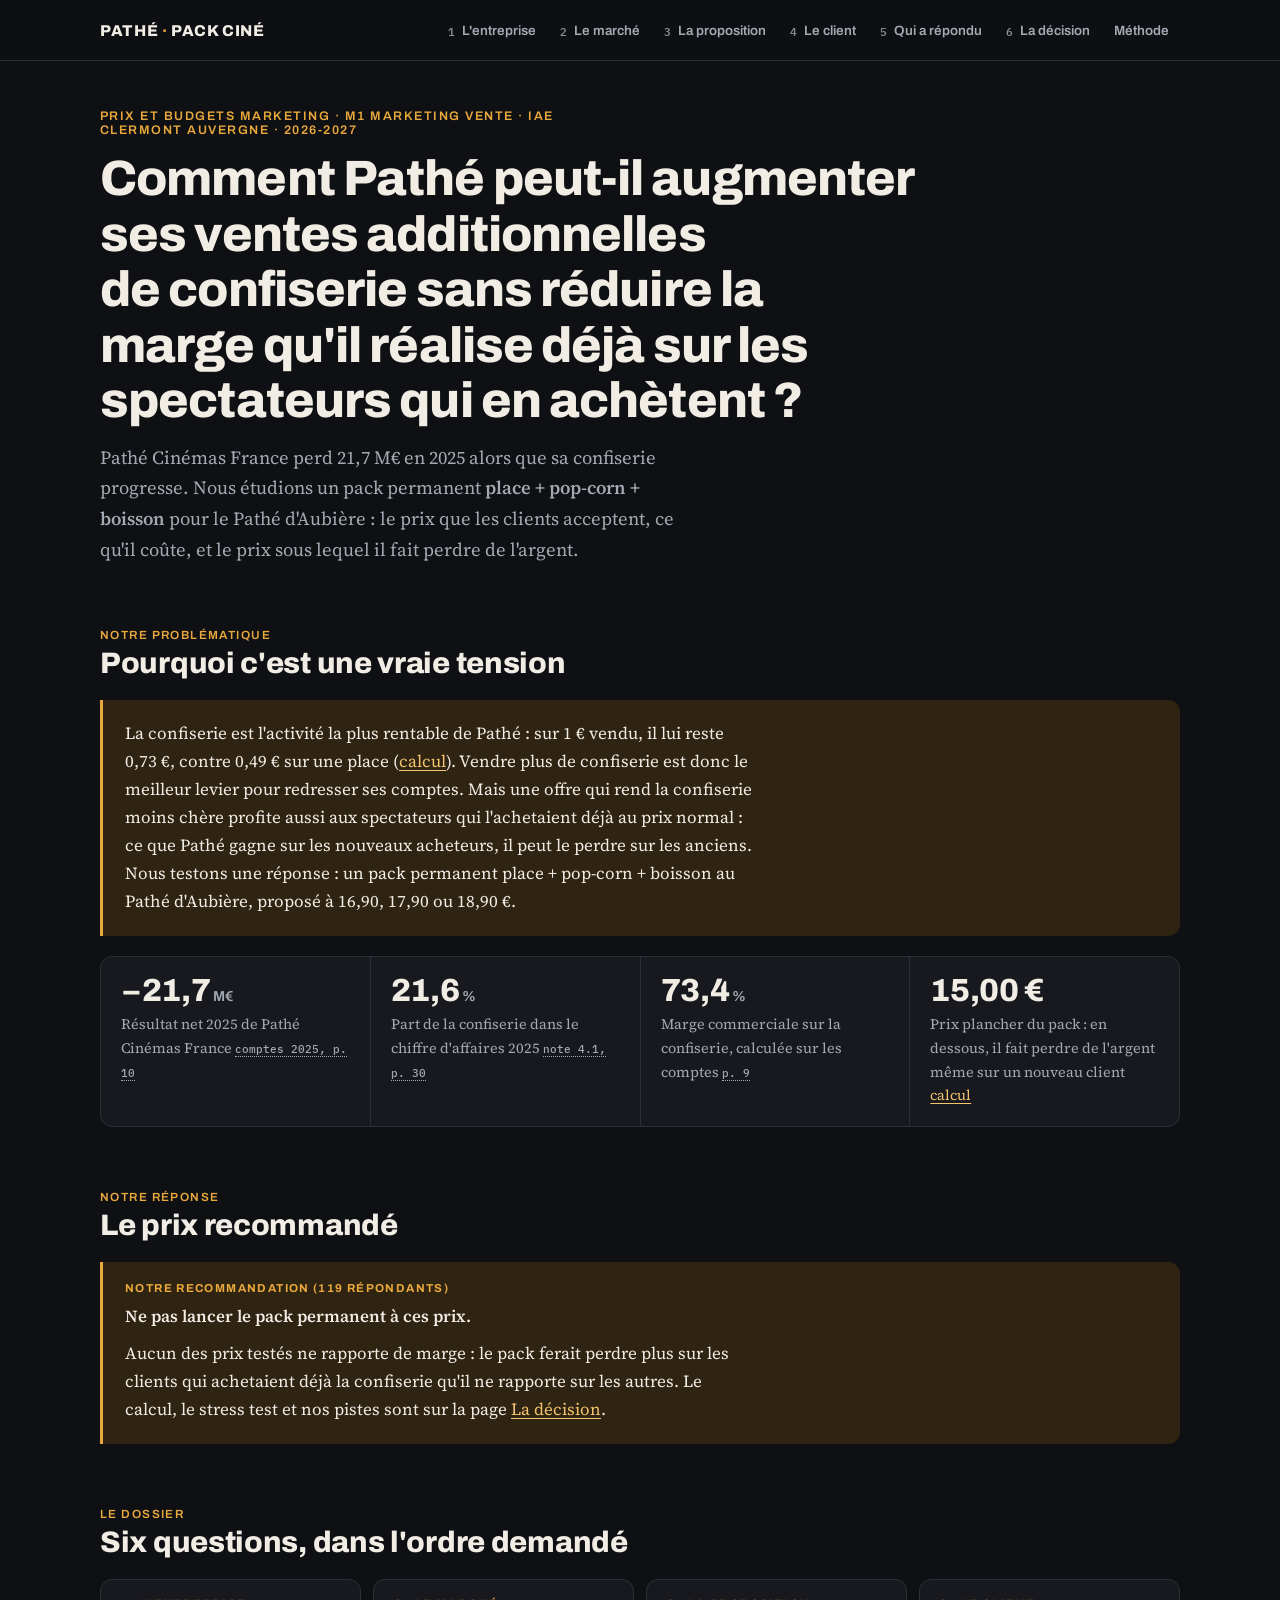
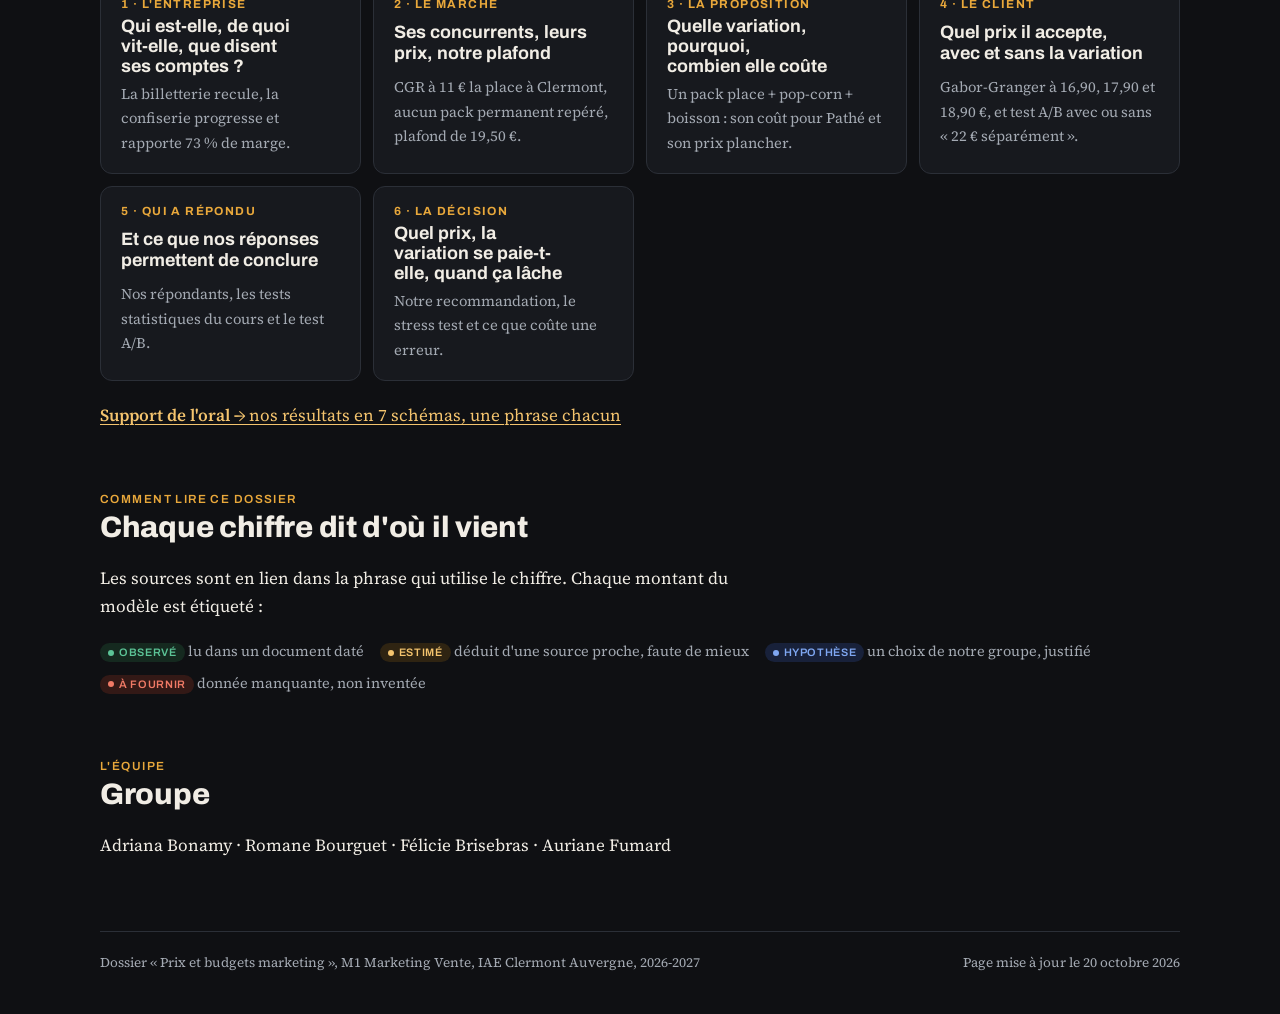
<file: index.html>
<!doctype html>
<html lang="fr"><head>
<meta charset="utf-8">
<meta name="viewport" content="width=device-width,initial-scale=1">
<title>Pathé, pack ciné · Dossier de prix</title>
<link rel="preconnect" href="https://fonts.googleapis.com">
<link rel="stylesheet" href="https://fonts.googleapis.com/css2?family=Archivo:wght@500;600;700;800&amp;family=IBM+Plex+Mono:wght@400;500;600&amp;family=Source+Serif+4:opsz,wght@8..60,400;8..60,600&amp;display=swap">
<link rel="stylesheet" href="style.css">
</head>
<body>
<header class="top"><div class="top-in">
  <a class="brand" href="index.html">Pathé <span>·</span> pack ciné</a>
  <nav class="nav" aria-label="Parties du dossier">
    <a href="entreprise.html"><b>1</b>L'entreprise</a>
    <a href="marche.html"><b>2</b>Le marché</a>
    <a href="couts.html"><b>3</b>La proposition</a>
    <a href="prix-psychologique.html"><b>4</b>Le client</a>
    <a href="statistiques.html"><b>5</b>Qui a répondu</a>
    <a href="recommandation.html"><b>6</b>La décision</a>
    <a href="sources.html">Méthode</a>
  </nav>
</div></header>

<main>
  <div class="hero">
    <p class="eyebrow">Prix et budgets marketing · M1 Marketing Vente · IAE Clermont Auvergne · 2026-2027</p>
    <h1>Comment Pathé peut-il augmenter ses ventes additionnelles de confiserie sans réduire la marge qu'il réalise déjà sur les spectateurs qui en achètent ?</h1>
    <p class="lede">Pathé Cinémas France perd 21,7 M€ en 2025 alors que sa confiserie progresse. Nous étudions un pack permanent <strong>place + pop-corn + boisson</strong> pour le Pathé d'Aubière : le prix que les clients acceptent, ce qu'il coûte, et le prix sous lequel il fait perdre de l'argent.</p>
  </div>

  <section aria-labelledby="q">
    <div class="sec-head"><span class="num">Notre problématique</span><h2 id="q">Pourquoi c'est une vraie tension</h2></div>
    <div class="callout">
      <p>La confiserie est l'activité la plus rentable de Pathé : sur 1 € vendu, il lui reste 0,73 €, contre 0,49 € sur une place (<a href="entreprise.html#rapporte">calcul</a>). Vendre plus de confiserie est donc le meilleur levier pour redresser ses comptes. Mais une offre qui rend la confiserie moins chère profite aussi aux spectateurs qui l'achetaient déjà au prix normal : ce que Pathé gagne sur les nouveaux acheteurs, il peut le perdre sur les anciens. Nous testons une réponse : un pack permanent place + pop-corn + boisson au Pathé d'Aubière, proposé à 16,90, 17,90 ou 18,90 €.</p>
    </div>
    <div class="kpis">
      <div class="kpi-box"><span class="kpi">−21,7<small>M€</small></span><p>Résultat net 2025 de Pathé Cinémas France <a class="src" href="docs/pathe-cinemas-france-comptes-2025.pdf#page=10">comptes 2025, p. 10</a></p></div>
      <div class="kpi-box"><span class="kpi">21,6<small>%</small></span><p>Part de la confiserie dans le chiffre d'affaires 2025 <a class="src" href="docs/pathe-cinemas-france-comptes-2025.pdf#page=30">note 4.1, p. 30</a></p></div>
      <div class="kpi-box"><span class="kpi">73,4<small>%</small></span><p>Marge commerciale sur la confiserie, calculée sur les comptes <a class="src" href="docs/pathe-cinemas-france-comptes-2025.pdf#page=9">p. 9</a></p></div>
      <div class="kpi-box"><span class="kpi" id="kPlancher">15,00 €</span><p>Prix plancher du pack : en dessous, il fait perdre de l'argent même sur un nouveau client <a href="couts.html#plancher">calcul</a></p></div>
    </div>
  </section>

  <section aria-labelledby="reco">
    <div class="sec-head"><span class="num">Notre réponse</span><h2 id="reco">Le prix recommandé</h2></div>
    <div class="callout" id="reco-box"><span class="label">Notre recommandation (119 répondants)</span><p class="question">Ne pas lancer le pack permanent à ces prix.</p><p>Aucun des prix testés ne rapporte de marge : le pack ferait perdre plus sur les clients qui achetaient déjà la confiserie qu'il ne rapporte sur les autres. Le calcul, le stress test et nos pistes sont sur la page <a href="recommandation.html">La décision</a>.</p></div>
  </section>

  <section aria-labelledby="etapes">
    <div class="sec-head"><span class="num">Le dossier</span><h2 id="etapes">Six questions, dans l'ordre demandé</h2></div>
    <ol class="steps">
      <li><a href="entreprise.html"><span class="n">1 · L'entreprise</span><h3>Qui est-elle, de quoi vit-elle, que disent ses comptes ?</h3><p>La billetterie recule, la confiserie progresse et rapporte 73 % de marge.</p></a></li>
      <li><a href="marche.html"><span class="n">2 · Le marché</span><h3>Ses concurrents, leurs prix, notre plafond</h3><p>CGR à 11 € la place à Clermont, aucun pack permanent repéré, plafond de 19,50 €.</p></a></li>
      <li><a href="couts.html"><span class="n">3 · La proposition</span><h3>Quelle variation, pourquoi, combien elle coûte</h3><p>Un pack place + pop-corn + boisson : son coût pour Pathé et son prix plancher.</p></a></li>
      <li><a href="prix-psychologique.html"><span class="n">4 · Le client</span><h3>Quel prix il accepte, avec et sans la variation</h3><p>Gabor-Granger à 16,90, 17,90 et 18,90 €, et test A/B avec ou sans « 22 € séparément ».</p></a></li>
      <li><a href="statistiques.html"><span class="n">5 · Qui a répondu</span><h3>Et ce que nos réponses permettent de conclure</h3><p>Nos répondants, les tests statistiques du cours et le test A/B.</p></a></li>
      <li><a href="recommandation.html"><span class="n">6 · La décision</span><h3>Quel prix, la variation se paie-t-elle, quand ça lâche</h3><p>Notre recommandation, le stress test et ce que coûte une erreur.</p></a></li>
    </ol>
    <p><a href="essentiel.html"><strong>Support de l'oral →</strong> nos résultats en 7 schémas, une phrase chacun</a></p>
  </section>

  <section aria-labelledby="lire">
    <div class="sec-head"><span class="num">Comment lire ce dossier</span><h2 id="lire">Chaque chiffre dit d'où il vient</h2></div>
    <p>Les sources sont en lien dans la phrase qui utilise le chiffre. Chaque montant du modèle est étiqueté :</p>
    <div class="legend-tags">
      <span><span class="tag obs">Observé</span> lu dans un document daté</span>
      <span><span class="tag est">Estimé</span> déduit d'une source proche, faute de mieux</span>
      <span><span class="tag hyp">Hypothèse</span> un choix de notre groupe, justifié</span>
      <span><span class="tag miss">À fournir</span> donnée manquante, non inventée</span>
    </div>
  </section>

  <section aria-labelledby="equipe">
    <div class="sec-head"><span class="num">L'équipe</span><h2 id="equipe">Groupe</h2></div>
    <p>Adriana Bonamy · Romane Bourguet · Félicie Brisebras · Auriane Fumard</p>
  </section>
</main>

<footer>
  <span>Dossier « Prix et budgets marketing », M1 Marketing Vente, IAE Clermont Auvergne, 2026-2027</span>
  <span>Page mise à jour le 20 octobre 2026</span>
</footer>




<script src="modele.js"></script></body></html>
</file>
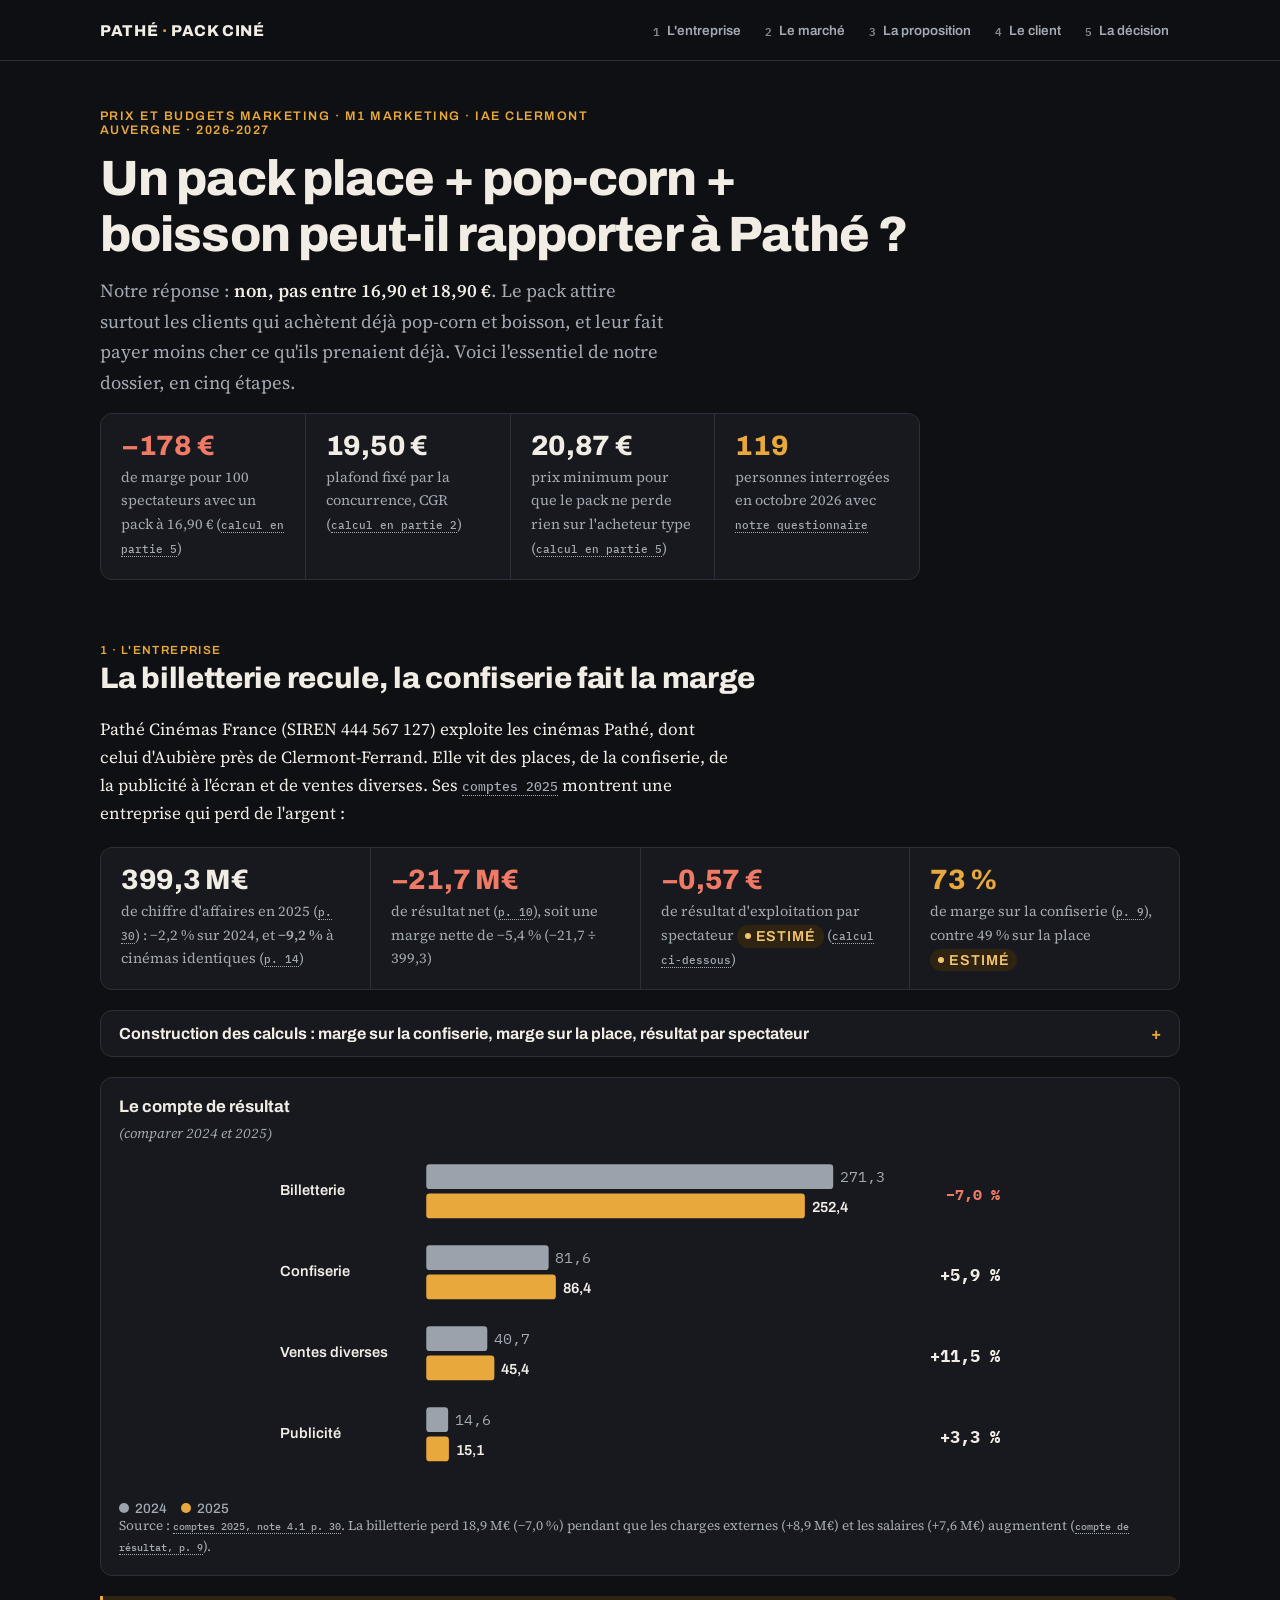
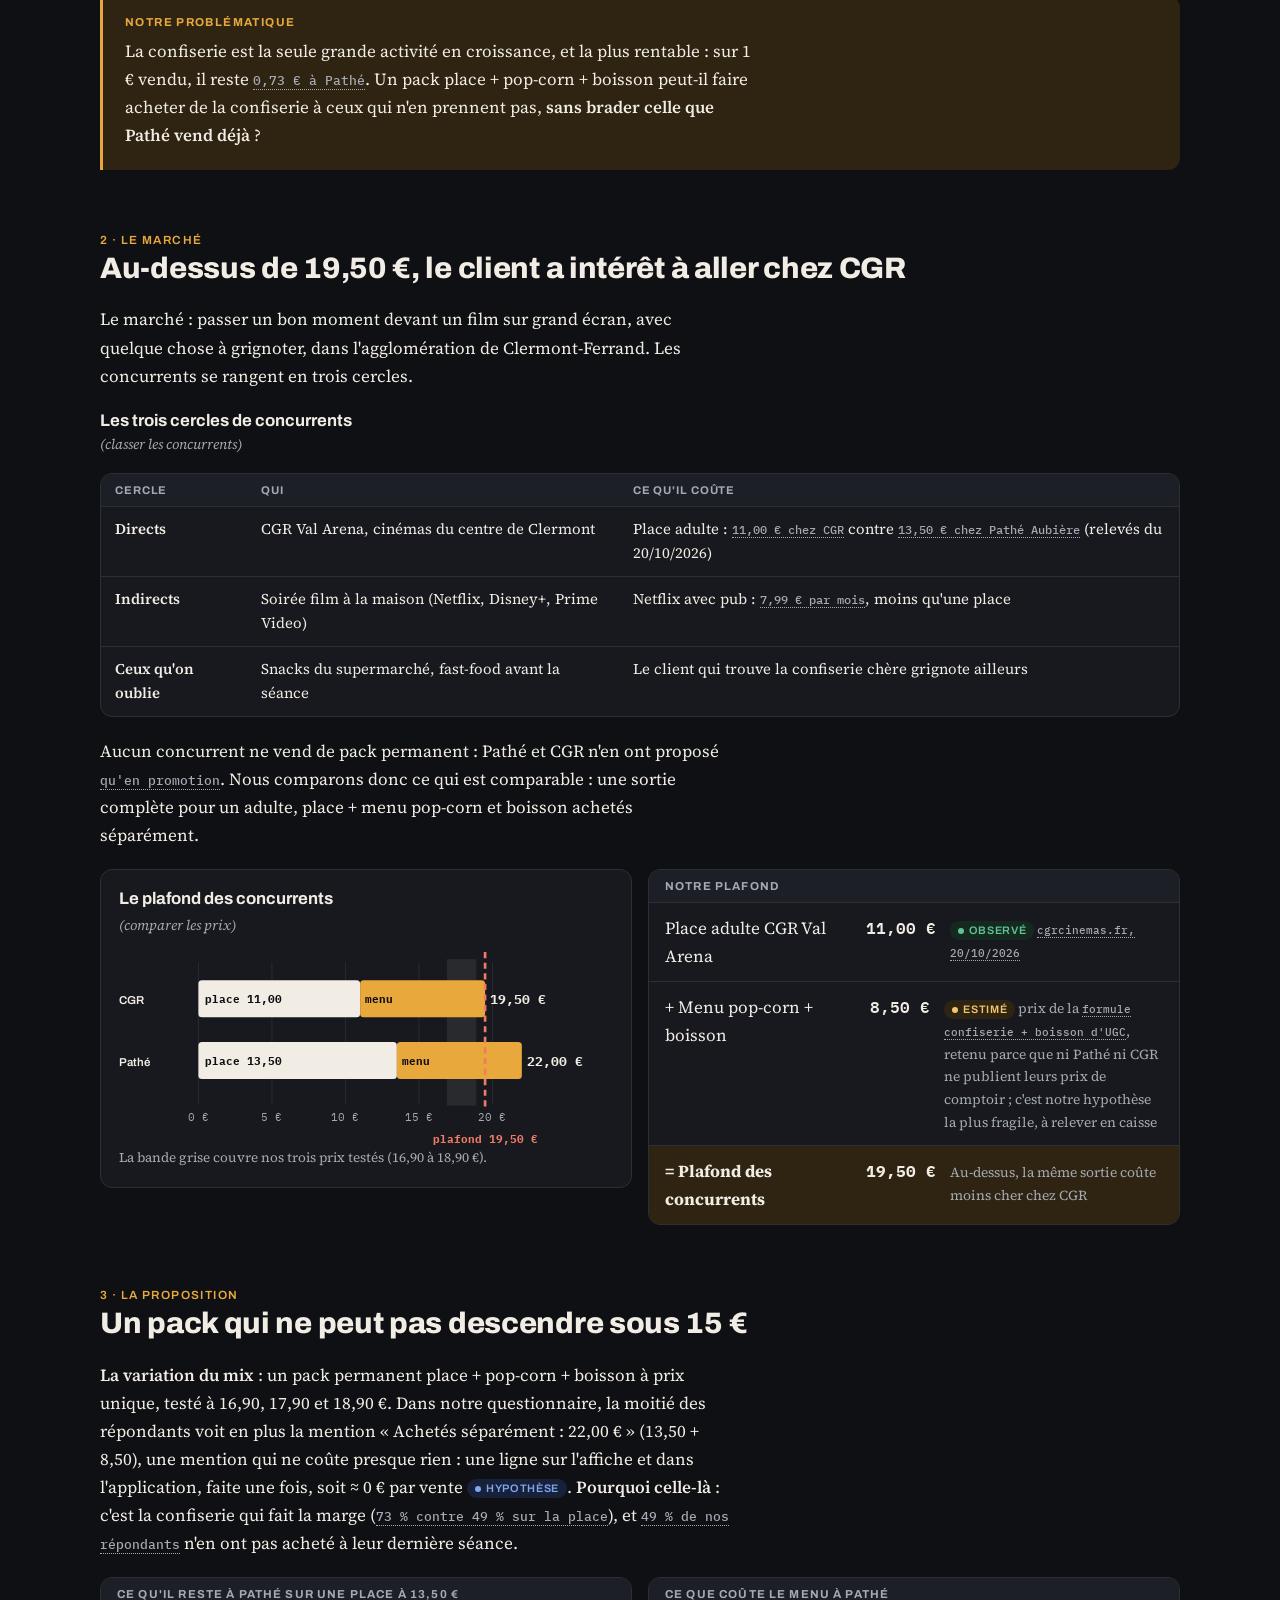
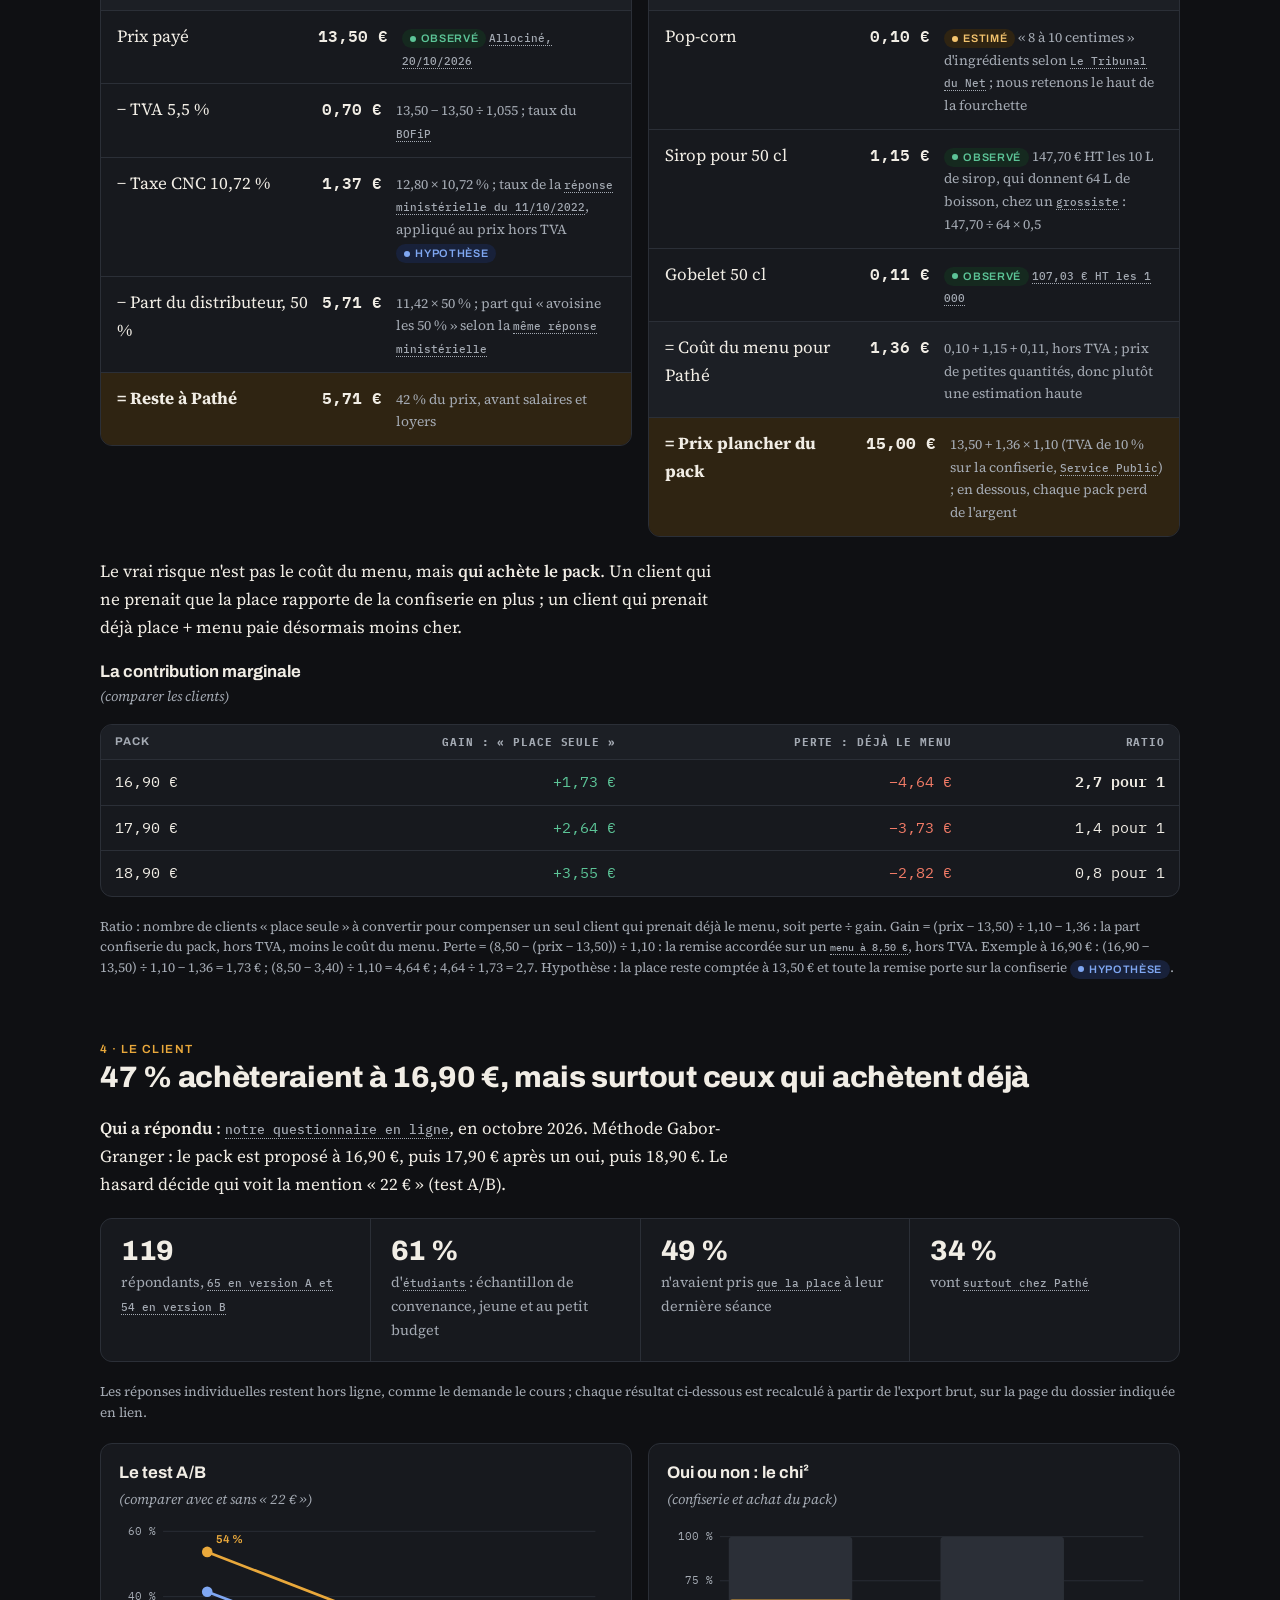
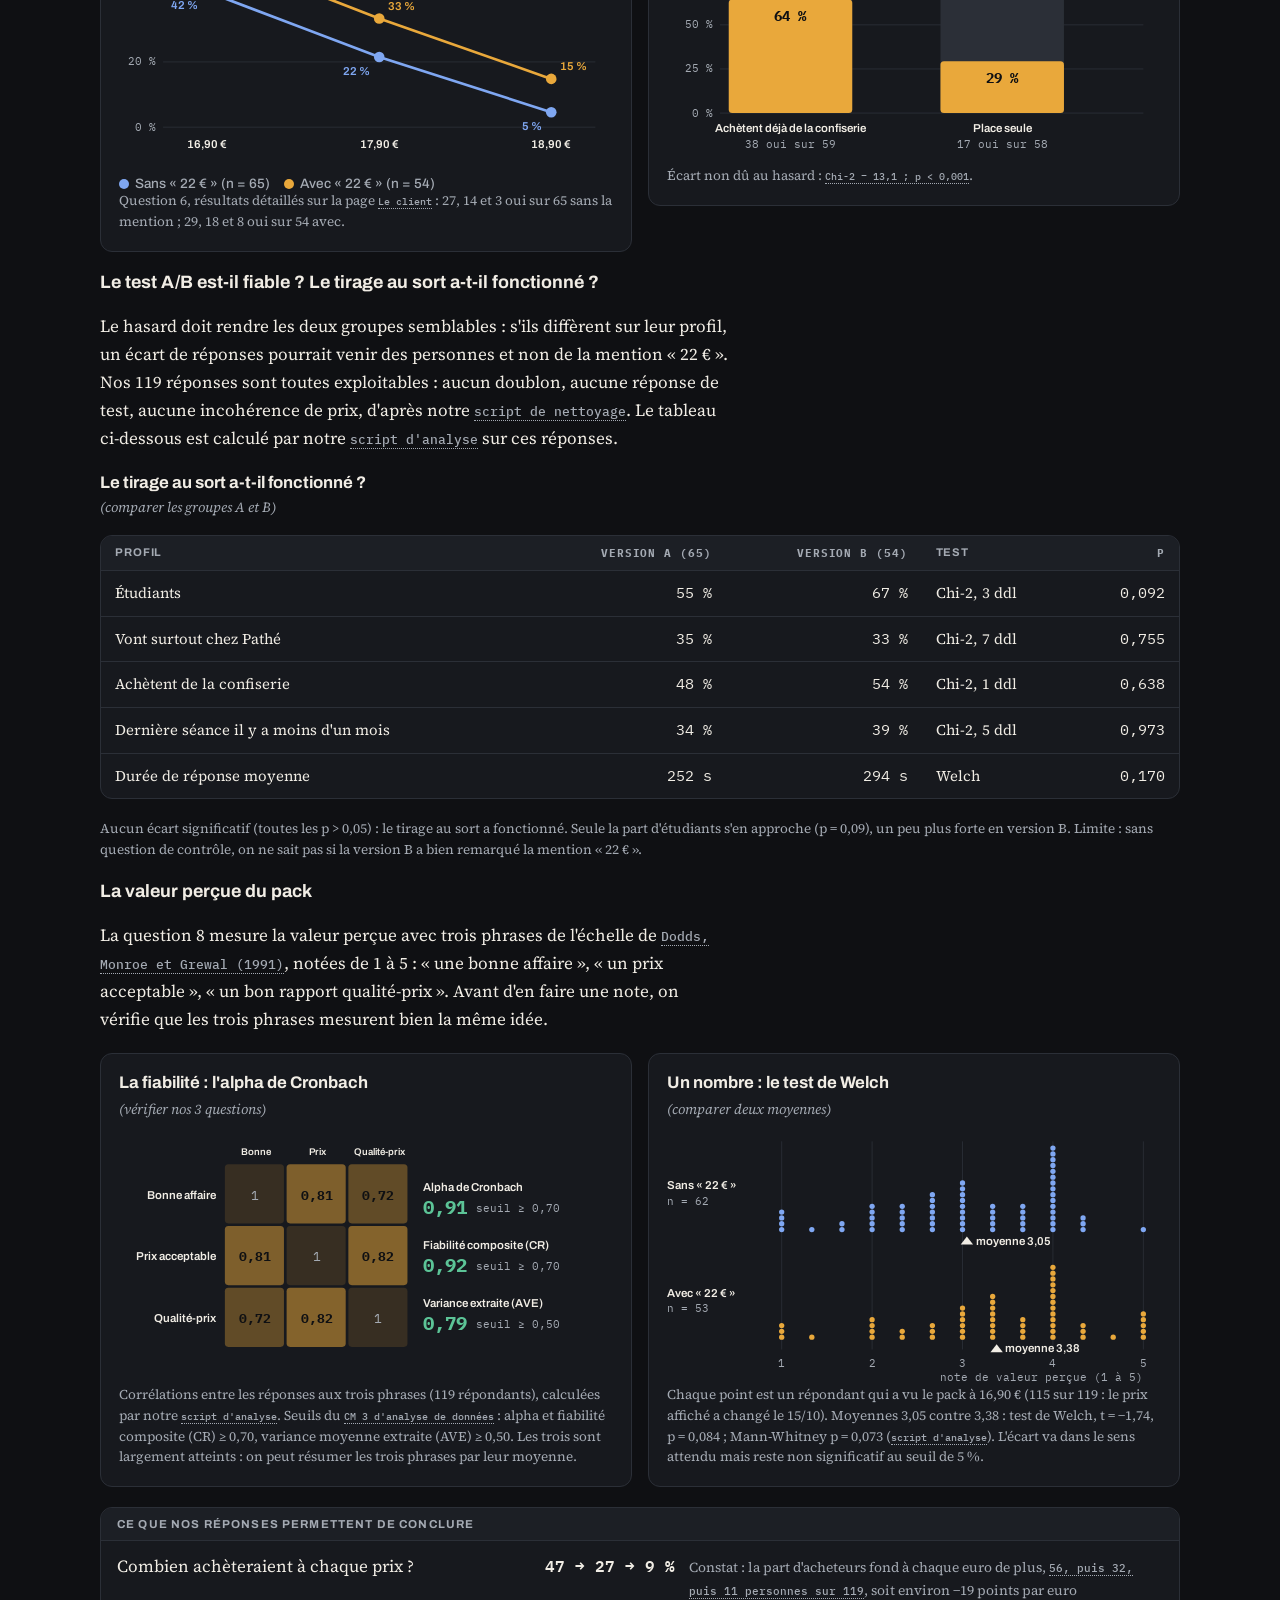
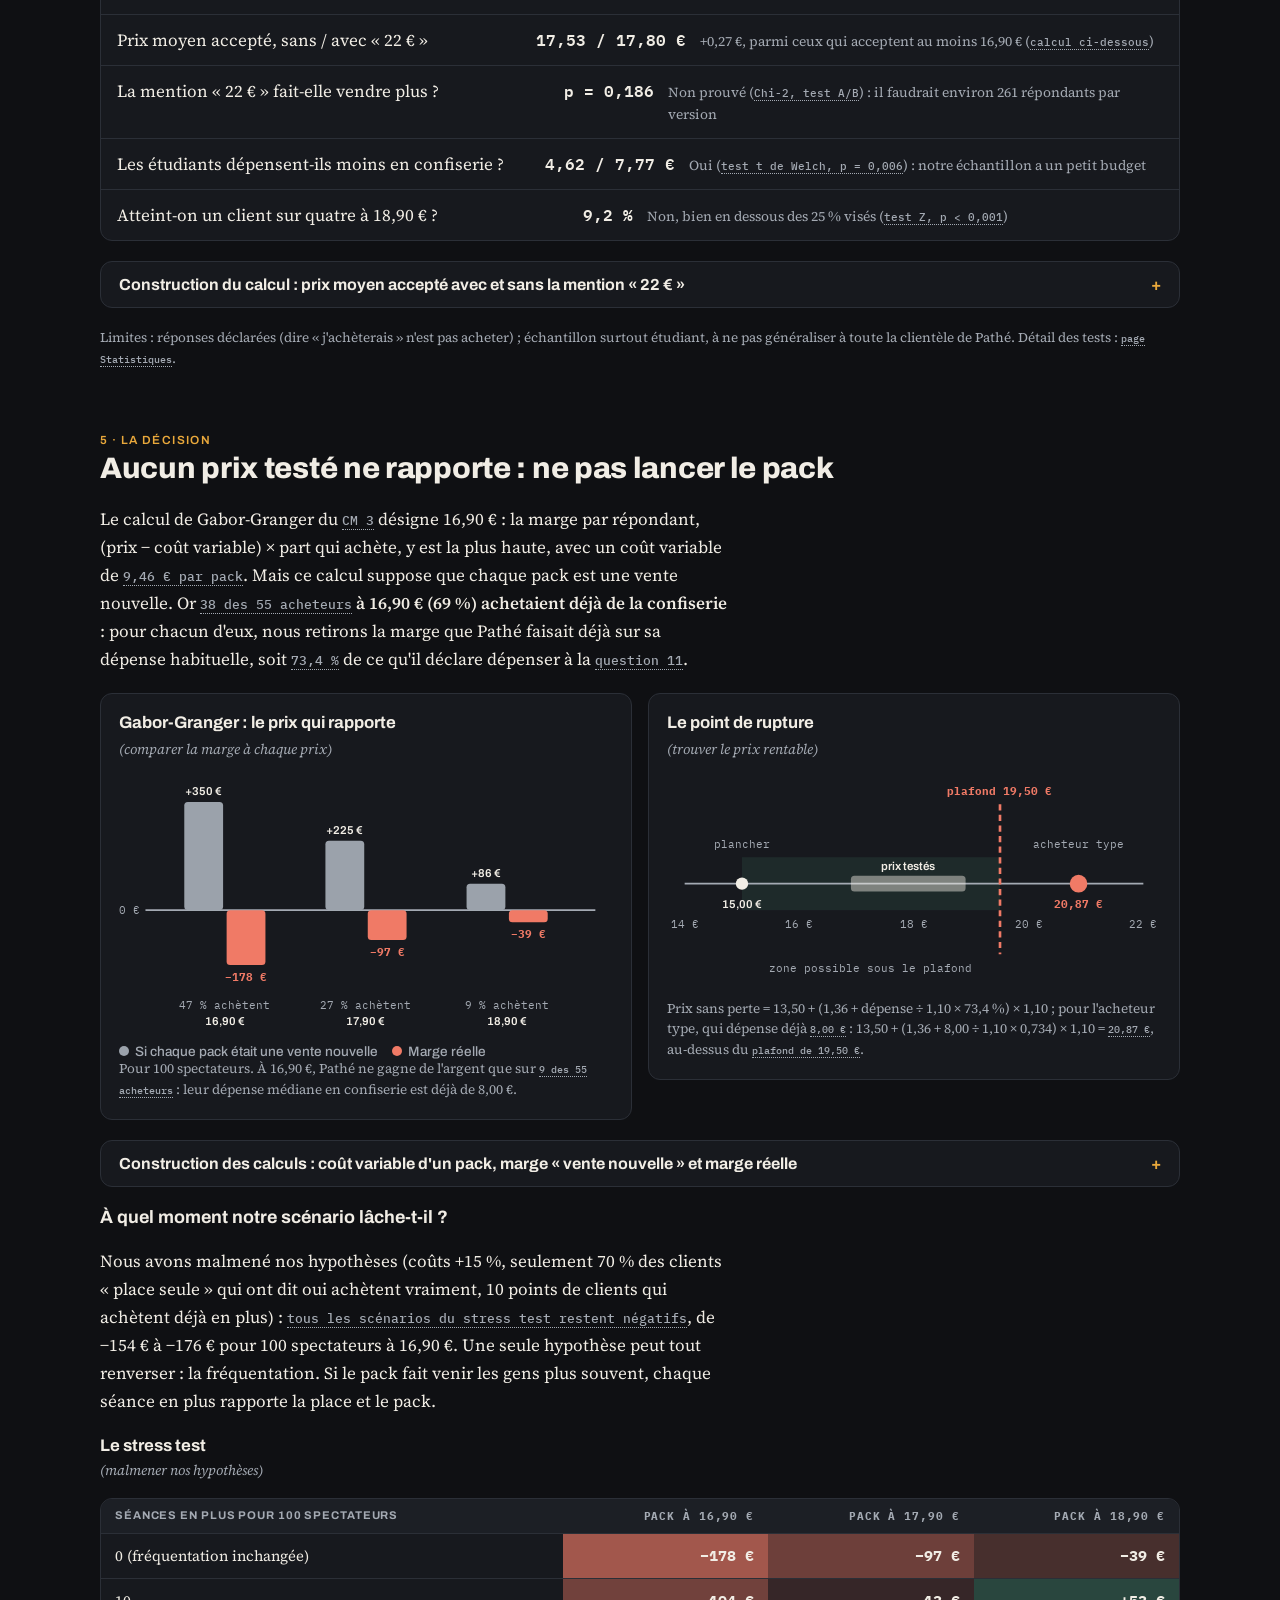
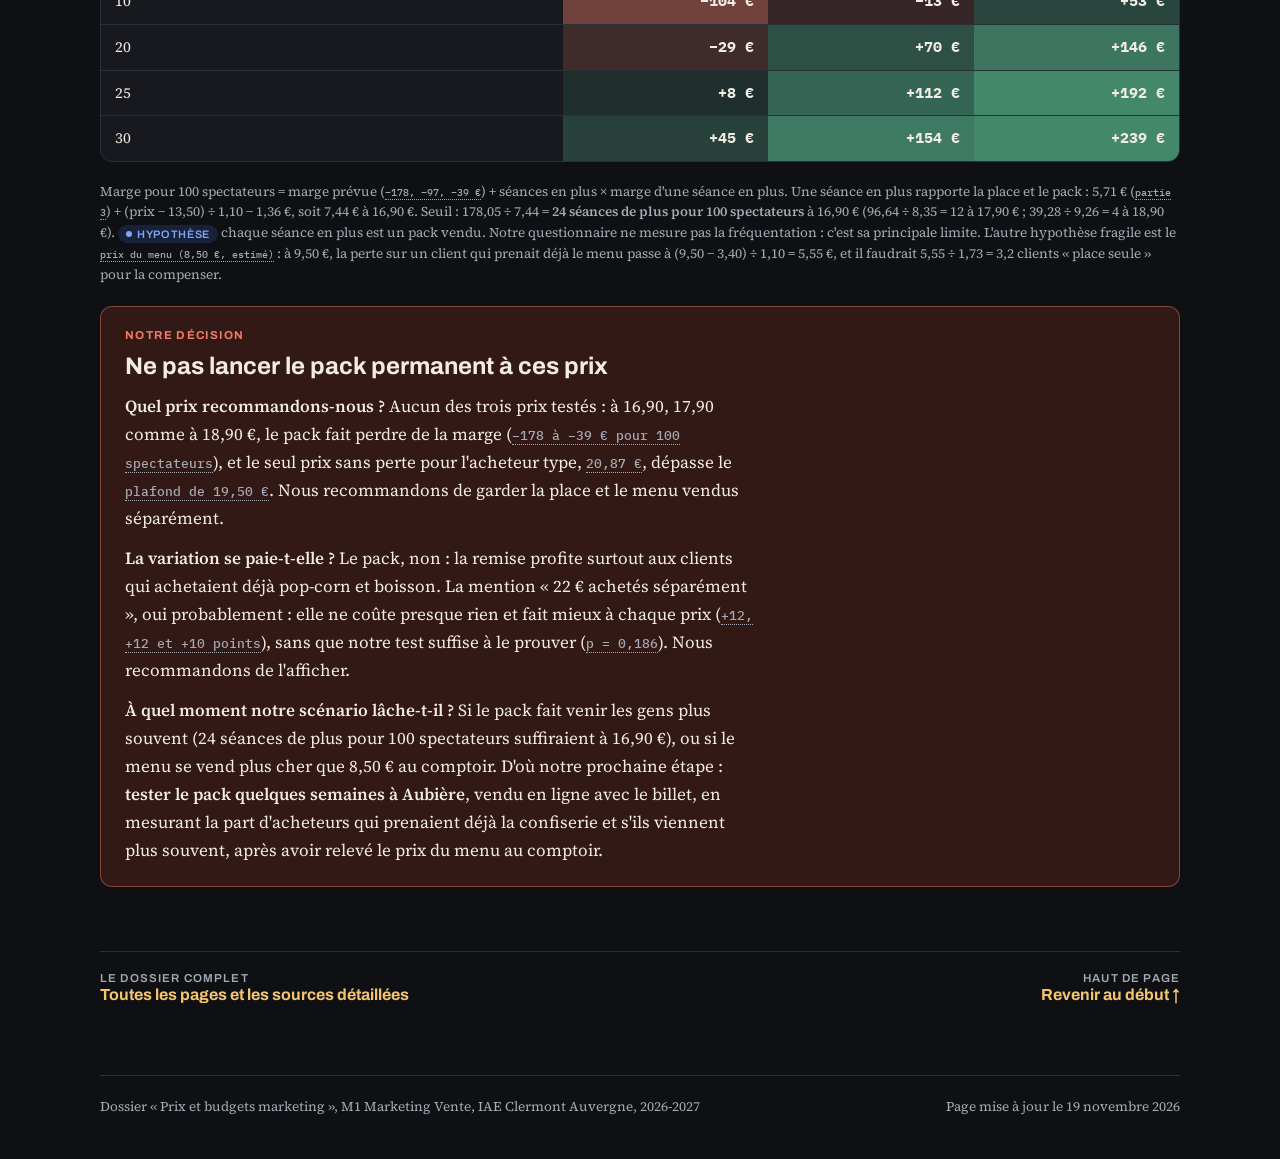
<file: oral/index.html>
<!doctype html>
<html lang="fr">
<head>
<meta charset="utf-8">
<meta name="viewport" content="width=device-width,initial-scale=1">
<title>L'essentiel · Dossier Pathé</title>
<meta name="description" content="Le dossier Pathé en une page : l'entreprise, le marché, la proposition, le client et la décision.">
<link rel="preconnect" href="https://fonts.googleapis.com">
<link rel="stylesheet" href="https://fonts.googleapis.com/css2?family=Archivo:wght@500;600;700;800&family=IBM+Plex+Mono:wght@400;500;600&family=Source+Serif+4:opsz,wght@8..60,400;8..60,600&display=swap">
<link rel="stylesheet" href="../style.css">
<style>
.part{scroll-margin-top:72px}
.part .sec-head .num b{color:var(--ink)}
.chiffres{display:grid;grid-template-columns:repeat(auto-fit,minmax(155px,1fr));gap:1px;background:var(--line);border:1px solid var(--line);border-radius:var(--radius);overflow:hidden}
.chiffres div{background:var(--surface);padding:18px 20px;display:grid;gap:6px;align-content:start}
.chiffres b{font:800 1.75rem/1 var(--display);font-variant-numeric:tabular-nums;letter-spacing:-.01em;white-space:nowrap}
.chiffres b.neg{color:var(--bad)} .chiffres b.acc{color:var(--accent)}
.chiffres span{font-size:.9rem;color:var(--muted)}
.conclusion{font:600 1.15rem/1.5 var(--body);max-width:none;border-left:3px solid var(--accent);padding:4px 0 4px 16px}
.transition{color:var(--muted);font-style:italic;max-width:none}
.chart svg text{font-size:13px}
.chart svg .in{fill:#0F1013;font-weight:700}
.chart svg .big{font-size:15px;font-weight:700;fill:var(--ink)}
.chart svg .neg{fill:var(--bad);font-weight:700}
td.chaleur{font-weight:700;color:var(--ink)}
.decision{background:var(--bad-soft);border:1px solid color-mix(in srgb,var(--bad) 45%,transparent);border-radius:var(--radius);padding:22px 24px;display:grid;gap:12px}
.decision .label{font:700 .72rem var(--display);letter-spacing:.12em;text-transform:uppercase;color:var(--bad)}
.decision h3{font-size:1.5rem}
.fig{font:700 .7rem var(--display);letter-spacing:.12em;text-transform:uppercase;color:var(--accent);margin:0}
.chart h3,.titre-tab{font-size:1.05rem;line-height:1.3}
.retenir{font-size:.88rem;font-style:italic;color:var(--muted);margin:2px 0 8px;max-width:none}
.titre-tab{margin:0}
section > .titre-tab + .retenir{margin-top:-18px}
section > .titre-tab + .retenir + .scroll{margin-top:-12px}
.duo{display:grid;grid-template-columns:repeat(auto-fit,minmax(min(100%,460px),1fr));gap:16px;align-items:start}
.part .chart svg{max-width:720px;margin:0 auto}
.qa{display:grid;gap:12px}
.qa .card h3{font-size:1.02rem}
@media (max-width:640px){.chiffres b{font-size:1.6rem}}
</style>
</head>
<body>
<header class="top"><div class="top-in">
  <a class="brand" href="#haut">Pathé <span>·</span> pack ciné</a>
  <nav class="nav" aria-label="Sommaire de la page">
    <a href="#entreprise"><b>1</b>L'entreprise</a>
    <a href="#marche"><b>2</b>Le marché</a>
    <a href="#proposition"><b>3</b>La proposition</a>
    <a href="#client"><b>4</b>Le client</a>
    <a href="#decision"><b>5</b>La décision</a>
  </nav>
</div></header>

<main id="haut">
  <div class="hero">
    <p class="eyebrow">Prix et budgets marketing · M1 Marketing · IAE Clermont Auvergne · 2026-2027</p>
    <h1>Un pack place + pop-corn + boisson peut-il rapporter à Pathé ?</h1>
    <p class="lede">Notre réponse : <strong style="color:var(--ink)">non, pas entre 16,90 et 18,90 €</strong>. Le pack attire surtout les clients qui achètent déjà pop-corn et boisson, et leur fait payer moins cher ce qu'ils prenaient déjà. Voici l'essentiel de notre dossier, en cinq étapes.</p>
    <div class="chiffres">
      <div><b class="neg">−178 €</b><span>de marge pour 100 spectateurs avec un pack à 16,90 € (<a class="src" href="#decision">calcul en partie 5</a>)</span></div>
      <div><b>19,50 €</b><span>plafond fixé par la concurrence, CGR (<a class="src" href="#marche">calcul en partie 2</a>)</span></div>
      <div><b>20,87 €</b><span>prix minimum pour que le pack ne perde rien sur l'acheteur type (<a class="src" href="#decision">calcul en partie 5</a>)</span></div>
      <div><b class="acc">119</b><span>personnes interrogées en octobre 2026 avec <a class="src" href="../questionnaire.html">notre questionnaire</a></span></div>
    </div>
  </div>

  <!-- ========== 1 · L'ENTREPRISE ========== -->
  <section class="part" id="entreprise" aria-labelledby="t1">
    <div class="sec-head"><span class="num">1 · L'entreprise</span><h2 id="t1">La billetterie recule, la confiserie fait la marge</h2></div>
    <p>Pathé Cinémas France (SIREN 444 567 127) exploite les cinémas Pathé, dont celui d'Aubière près de Clermont-Ferrand. Elle vit des places, de la confiserie, de la publicité à l'écran et de ventes diverses. Ses <a class="src" href="../docs/pathe-cinemas-france-comptes-2025.pdf">comptes 2025</a> montrent une entreprise qui perd de l'argent :</p>
    <div class="chiffres">
      <div><b>399,3 M€</b><span>de chiffre d'affaires en 2025 (<a class="src" href="../docs/pathe-cinemas-france-comptes-2025.pdf#page=30">p. 30</a>) : −2,2 % sur 2024, et <strong>−9,2 %</strong> à cinémas identiques (<a class="src" href="../docs/pathe-cinemas-france-comptes-2025.pdf#page=14">p. 14</a>)</span></div>
      <div><b class="neg">−21,7 M€</b><span>de résultat net (<a class="src" href="../docs/pathe-cinemas-france-comptes-2025.pdf#page=10">p. 10</a>), soit une marge nette de −5,4 % (−21,7 ÷ 399,3)</span></div>
      <div><b class="neg">−0,57 €</b><span>de résultat d'exploitation par spectateur <span class="tag est">Estimé</span> (<a class="src" href="#calc-spectateur">calcul ci-dessous</a>)</span></div>
      <div><b class="acc">73 %</b><span>de marge sur la confiserie (<a class="src" href="../docs/pathe-cinemas-france-comptes-2025.pdf#page=9">p. 9</a>), contre 49 % sur la place <span class="tag est">Estimé</span></span></div>
    </div>
    <details id="calc-spectateur">
      <summary>Construction des calculs : marge sur la confiserie, marge sur la place, résultat par spectateur</summary>
      <div class="inner">
        <div class="calc">
          <div class="head">Marge commerciale de la confiserie <span class="tag obs">Observé</span></div>
          <div class="row"><span class="t">Ventes de marchandises</span><span class="v">86 444 020 €</span><span class="o"><a class="src" href="../docs/pathe-cinemas-france-comptes-2025.pdf#page=9">compte de résultat, p. 9</a></span></div>
          <div class="row"><span class="t">− Achats de marchandises + variation de stock</span><span class="v">23 013 519 €</span><span class="o">22 902 374 + 111 145, <a class="src" href="../docs/pathe-cinemas-france-comptes-2025.pdf#page=9">même page</a></span></div>
          <div class="row total"><span class="t">= Taux de marge commerciale</span><span class="v">73,4 %</span><span class="o">(86 444 020 − 23 013 519) ÷ 86 444 020</span></div>
        </div>
        <div class="calc">
          <div class="head">Marge sur la place <span class="tag est">Estimé</span></div>
          <div class="row"><span class="t">Billetterie 2025</span><span class="v">252,4 M€</span><span class="o"><a class="src" href="../docs/pathe-cinemas-france-comptes-2025.pdf#page=30">note 4.1, p. 30</a></span></div>
          <div class="row"><span class="t">− « Achats de matières premières et approvisionnements »</span><span class="v">127,8 M€</span><span class="o"><a class="src" href="../docs/pathe-cinemas-france-comptes-2025.pdf#page=9">p. 9</a> : très probablement la location des films, que les comptes ne nomment pas. Nous la retenons parce qu'elle fait 50,6 % de la billetterie, le niveau de la part reversée aux distributeurs, qui « avoisine les 50 % » selon une <a class="src" href="https://www.assemblee-nationale.fr/dyn/16/questions/QANR5L16QE537">réponse ministérielle de 2022</a></span></div>
          <div class="row total"><span class="t">= Marge sur la place</span><span class="v">49 %</span><span class="o">(252,4 − 127,8) ÷ 252,4 = 0,49 € par euro de place</span></div>
        </div>
        <div class="calc">
          <div class="head">Résultat d'exploitation par spectateur <span class="tag est">Estimé</span></div>
          <div class="row"><span class="t">Billetterie 2025, hors TVA</span><span class="v">252 447 754 €</span><span class="o"><a class="src" href="../docs/pathe-cinemas-france-comptes-2025.pdf#page=30">note 4.1, p. 30</a></span></div>
          <div class="row"><span class="t">× 1,055, TVA réintégrée</span><span class="v">266 332 380 €</span><span class="o">pour comparer à un prix payé ; taux de 5,5 % du <a class="src" href="https://bofip.impots.gouv.fr/bofip/167-PGP.html/identifiant=BOI-TVA-LIQ-30-20-40-20200923">BOFiP</a></span></div>
          <div class="row"><span class="t">÷ Recette moyenne par entrée en France</span><span class="v">7,42 €</span><span class="o"><a class="src" href="https://www.cnc.fr/professionnels/etudes-et-rapports/bilans/bilan-2025-du-cnc_2589800">CNC, chiffres clés 2025, p. 3</a> : Pathé ne publie pas ses entrées</span></div>
          <div class="row sub"><span class="t">= Entrées estimées</span><span class="v">35,9 millions</span><span class="o">estimation haute : la place Pathé est plus chère que la moyenne, donc les entrées réelles sont sans doute moins nombreuses</span></div>
          <div class="row"><span class="t">Résultat d'exploitation 2025</span><span class="v">−20,5 M€</span><span class="o"><a class="src" href="../docs/pathe-cinemas-france-comptes-2025.pdf#page=9">compte de résultat, p. 9</a></span></div>
          <div class="row total"><span class="t">= Par spectateur</span><span class="v">−0,57 €</span><span class="o">−20,5 M€ ÷ 35,9 millions d'entrées</span></div>
        </div>
      </div>
    </details>
    <div class="chart">
      <h3>Le compte de résultat</h3><p class="retenir">(comparer 2024 et 2025)</p>
      <svg id="g-ca" viewBox="0 0 640 300" role="img" aria-label="Billetterie 271,3 puis 252,4 ; confiserie 81,6 puis 86,4 ; ventes diverses 40,7 puis 45,4 ; publicité 14,6 puis 15,1"></svg>
      <div class="legend"><span><span class="dot" style="background:var(--c-indep)"></span>2024</span><span><span class="dot" style="background:var(--accent)"></span>2025</span></div>
      <p class="caption">Source : <a class="src" href="../docs/pathe-cinemas-france-comptes-2025.pdf#page=30">comptes 2025, note 4.1 p. 30</a>. La billetterie perd 18,9 M€ (−7,0 %) pendant que les charges externes (+8,9 M€) et les salaires (+7,6 M€) augmentent (<a class="src" href="../docs/pathe-cinemas-france-comptes-2025.pdf#page=9">compte de résultat, p. 9</a>).</p>
    </div>
    <div class="callout"><span class="label">Notre problématique</span><p>La confiserie est la seule grande activité en croissance, et la plus rentable : sur 1 € vendu, il reste <a class="src" href="#calc-spectateur">0,73 € à Pathé</a>. Un pack place + pop-corn + boisson peut-il faire acheter de la confiserie à ceux qui n'en prennent pas, <strong>sans brader celle que Pathé vend déjà</strong> ?</p></div>
  </section>

  <!-- ========== 2 · LE MARCHÉ ========== -->
  <section class="part" id="marche" aria-labelledby="t2">
    <div class="sec-head"><span class="num">2 · Le marché</span><h2 id="t2">Au-dessus de 19,50 €, le client a intérêt à aller chez CGR</h2></div>
    <p>Le marché : passer un bon moment devant un film sur grand écran, avec quelque chose à grignoter, dans l'agglomération de Clermont-Ferrand. Les concurrents se rangent en trois cercles.</p>
    <h3 class="titre-tab">Les trois cercles de concurrents</h3><p class="retenir">(classer les concurrents)</p>
    <div class="scroll"><table>
      <thead><tr><th>Cercle</th><th>Qui</th><th>Ce qu'il coûte</th></tr></thead>
      <tbody>
        <tr><td><strong>Directs</strong></td><td>CGR Val Arena, cinémas du centre de Clermont</td><td>Place adulte : <a class="src" href="https://www.cgrcinemas.fr/cinema/p6310-cgr-clermont-ferrand-val-arena/">11,00 € chez CGR</a> contre <a class="src" href="https://www.allocine.fr/salle/cinema-P0956/tarifs/">13,50 € chez Pathé Aubière</a> (relevés du 20/10/2026)</td></tr>
        <tr><td><strong>Indirects</strong></td><td>Soirée film à la maison (Netflix, Disney+, Prime Video)</td><td>Netflix avec pub : <a class="src" href="https://help.netflix.com/fr/node/24926">7,99 € par mois</a>, moins qu'une place</td></tr>
        <tr><td><strong>Ceux qu'on oublie</strong></td><td>Snacks du supermarché, fast-food avant la séance</td><td>Le client qui trouve la confiserie chère grignote ailleurs</td></tr>
      </tbody>
    </table></div>
    <p>Aucun concurrent ne vend de pack permanent : Pathé et CGR n'en ont proposé <a class="src" href="https://www.pathe.fr/actualites/les-legendaires-4-places-de-cine-et-2-maxi-popcorn-pour-40-euros">qu'en promotion</a>. Nous comparons donc ce qui est comparable : une sortie complète pour un adulte, place + menu pop-corn et boisson achetés séparément.</p>
    <div class="duo">
      <div class="chart">
        <h3>Le plafond des concurrents</h3><p class="retenir">(comparer les prix)</p>
        <svg id="g-marche" viewBox="0 0 560 230" role="img" aria-label="CGR 19,50 euros, Pathé 22 euros, plafond 19,50 euros"></svg>
        <p class="caption">La bande grise couvre nos trois prix testés (16,90 à 18,90 €).</p>
      </div>
      <div class="calc">
        <div class="head">Notre plafond</div>
        <div class="row"><span class="t">Place adulte CGR Val Arena</span><span class="v">11,00 €</span><span class="o"><span class="tag obs">Observé</span> <a class="src" href="https://www.cgrcinemas.fr/cinema/p6310-cgr-clermont-ferrand-val-arena/">cgrcinemas.fr, 20/10/2026</a></span></div>
        <div class="row"><span class="t">+ Menu pop-corn + boisson</span><span class="v">8,50 €</span><span class="o"><span class="tag est">Estimé</span> prix de la <a class="src" href="https://www.ugc.fr/comptoir.html">formule confiserie + boisson d'UGC</a>, retenu parce que ni Pathé ni CGR ne publient leurs prix de comptoir ; c'est notre hypothèse la plus fragile, à relever en caisse</span></div>
        <div class="row total"><span class="t">= Plafond des concurrents</span><span class="v">19,50 €</span><span class="o">Au-dessus, la même sortie coûte moins cher chez CGR</span></div>
      </div>
    </div>
  </section>

  <!-- ========== 3 · LA PROPOSITION ========== -->
  <section class="part" id="proposition" aria-labelledby="t3">
    <div class="sec-head"><span class="num">3 · La proposition</span><h2 id="t3">Un pack qui ne peut pas descendre sous 15 €</h2></div>
    <p><strong>La variation du mix</strong> : un pack permanent place + pop-corn + boisson à prix unique, testé à 16,90, 17,90 et 18,90 €. Dans notre questionnaire, la moitié des répondants voit en plus la mention « Achetés séparément : 22,00 € » (13,50 + 8,50), une mention qui ne coûte presque rien : une ligne sur l'affiche et dans l'application, faite une fois, soit ≈ 0 € par vente <span class="tag hyp">Hypothèse</span>. <strong>Pourquoi celle-là</strong> : c'est la confiserie qui fait la marge (<a class="src" href="#calc-spectateur">73 % contre 49 % sur la place</a>), et <a class="src" href="../prix-psychologique.html#qui">49 % de nos répondants</a> n'en ont pas acheté à leur dernière séance.</p>
    <div class="duo">
      <div class="calc">
        <div class="head">Ce qu'il reste à Pathé sur une place à 13,50 €</div>
        <div class="row"><span class="t">Prix payé</span><span class="v">13,50 €</span><span class="o"><span class="tag obs">Observé</span> <a class="src" href="https://www.allocine.fr/salle/cinema-P0956/tarifs/">Allociné, 20/10/2026</a></span></div>
        <div class="row"><span class="t">− TVA 5,5 %</span><span class="v">0,70 €</span><span class="o">13,50 − 13,50 ÷ 1,055 ; taux du <a class="src" href="https://bofip.impots.gouv.fr/bofip/167-PGP.html/identifiant=BOI-TVA-LIQ-30-20-40-20200923">BOFiP</a></span></div>
        <div class="row"><span class="t">− Taxe CNC 10,72 %</span><span class="v">1,37 €</span><span class="o">12,80 × 10,72 % ; taux de la <a class="src" href="https://www.assemblee-nationale.fr/dyn/16/questions/QANR5L16QE537">réponse ministérielle du 11/10/2022</a>, appliqué au prix hors TVA <span class="tag hyp">Hypothèse</span></span></div>
        <div class="row"><span class="t">− Part du distributeur, 50 %</span><span class="v">5,71 €</span><span class="o">11,42 × 50 % ; part qui « avoisine les 50 % » selon la <a class="src" href="https://www.assemblee-nationale.fr/dyn/16/questions/QANR5L16QE537">même réponse ministérielle</a></span></div>
        <div class="row total"><span class="t">= Reste à Pathé</span><span class="v">5,71 €</span><span class="o">42 % du prix, avant salaires et loyers</span></div>
      </div>
      <div class="calc">
        <div class="head">Ce que coûte le menu à Pathé</div>
        <div class="row"><span class="t">Pop-corn</span><span class="v">0,10 €</span><span class="o"><span class="tag est">Estimé</span> « 8 à 10 centimes » d'ingrédients selon <a class="src" href="https://www.letribunaldunet.fr/argent/pourquoi-pop-corn-cinema-si-cher-vrai-cout.html">Le Tribunal du Net</a> ; nous retenons le haut de la fourchette</span></div>
        <div class="row"><span class="t">Sirop pour 50 cl</span><span class="v">1,15 €</span><span class="o"><span class="tag obs">Observé</span> 147,70 € HT les 10 L de sirop, qui donnent 64 L de boisson, chez un <a class="src" href="https://www.foodsandgoods.nl/en/product/coca-cola-regular-post-mix-10-liters/">grossiste</a> : 147,70 ÷ 64 × 0,5</span></div>
        <div class="row"><span class="t">Gobelet 50 cl</span><span class="v">0,11 €</span><span class="o"><span class="tag obs">Observé</span> <a class="src" href="https://www.hellopro.fr/gobelet-50cl-carton-blanc-x1000-publiembal-blanc-7863577123953-2019015-16612113-produit.html">107,03 € HT les 1 000</a></span></div>
        <div class="row sub"><span class="t">= Coût du menu pour Pathé</span><span class="v">1,36 €</span><span class="o">0,10 + 1,15 + 0,11, hors TVA ; prix de petites quantités, donc plutôt une estimation haute</span></div>
        <div class="row total"><span class="t">= Prix plancher du pack</span><span class="v">15,00 €</span><span class="o">13,50 + 1,36 × 1,10 (TVA de 10 % sur la confiserie, <a class="src" href="https://entreprendre.service-public.gouv.fr/vosdroits/F22399">Service Public</a>) ; en dessous, chaque pack perd de l'argent</span></div>
      </div>
    </div>
    <p>Le vrai risque n'est pas le coût du menu, mais <strong>qui achète le pack</strong>. Un client qui ne prenait que la place rapporte de la confiserie en plus ; un client qui prenait déjà place + menu paie désormais moins cher.</p>
    <h3 class="titre-tab">La contribution marginale</h3><p class="retenir">(comparer les clients)</p>
    <div class="scroll"><table>
      <thead><tr><th>Pack</th><th class="n">Gain : « place seule »</th><th class="n">Perte : déjà le menu</th><th class="n">Ratio</th></tr></thead>
      <tbody>
        <tr><td class="n" style="text-align:left">16,90 €</td><td class="n pos">+1,73 €</td><td class="n neg">−4,64 €</td><td class="n"><strong>2,7 pour 1</strong></td></tr>
        <tr><td class="n" style="text-align:left">17,90 €</td><td class="n pos">+2,64 €</td><td class="n neg">−3,73 €</td><td class="n">1,4 pour 1</td></tr>
        <tr><td class="n" style="text-align:left">18,90 €</td><td class="n pos">+3,55 €</td><td class="n neg">−2,82 €</td><td class="n">0,8 pour 1</td></tr>
      </tbody>
    </table></div>
    <p class="caption">Ratio : nombre de clients « place seule » à convertir pour compenser un seul client qui prenait déjà le menu, soit perte ÷ gain. Gain = (prix − 13,50) ÷ 1,10 − 1,36 : la part confiserie du pack, hors TVA, moins le coût du menu. Perte = (8,50 − (prix − 13,50)) ÷ 1,10 : la remise accordée sur un <a class="src" href="https://www.ugc.fr/comptoir.html">menu à 8,50 €</a>, hors TVA. Exemple à 16,90 € : (16,90 − 13,50) ÷ 1,10 − 1,36 = 1,73 € ; (8,50 − 3,40) ÷ 1,10 = 4,64 € ; 4,64 ÷ 1,73 = 2,7. Hypothèse : la place reste comptée à 13,50 € et toute la remise porte sur la confiserie <span class="tag hyp">Hypothèse</span>.</p>
  </section>

  <!-- ========== 4 · LE CLIENT ========== -->
  <section class="part" id="client" aria-labelledby="t4">
    <div class="sec-head"><span class="num">4 · Le client</span><h2 id="t4">47 % achèteraient à 16,90 €, mais surtout ceux qui achètent déjà</h2></div>
    <p><strong>Qui a répondu</strong> : <a class="src" href="../questionnaire.html">notre questionnaire en ligne</a>, en octobre 2026. Méthode Gabor-Granger : le pack est proposé à 16,90 €, puis 17,90 € après un oui, puis 18,90 €. Le hasard décide qui voit la mention « 22 € » (test A/B).</p>
    <div class="chiffres">
      <div><b>119</b><span>répondants, <a class="src" href="../prix-psychologique.html#qui">65 en version A et 54 en version B</a></span></div>
      <div><b>61 %</b><span>d'<a class="src" href="../prix-psychologique.html#qui">étudiants</a> : échantillon de convenance, jeune et au petit budget</span></div>
      <div><b>49 %</b><span>n'avaient pris <a class="src" href="../prix-psychologique.html#qui">que la place</a> à leur dernière séance</span></div>
      <div><b>34 %</b><span>vont <a class="src" href="../prix-psychologique.html#qui">surtout chez Pathé</a></span></div>
    </div>
    <p class="caption">Les réponses individuelles restent hors ligne, comme le demande le cours ; chaque résultat ci-dessous est recalculé à partir de l'export brut, sur la page du dossier indiquée en lien.</p>
    <div class="duo">
      <div class="chart">
        <h3>Le test A/B</h3><p class="retenir">(comparer avec et sans « 22 € »)</p>
        <svg id="g-gg" viewBox="0 0 560 280" role="img" aria-label="Sans 22 euros : 42, 22 et 5 pour cent ; avec 22 euros : 54, 33 et 15 pour cent"></svg>
        <div class="legend"><span><span class="dot" style="background:var(--c-a)"></span>Sans « 22 € » (n = 65)</span><span><span class="dot" style="background:var(--c-b)"></span>Avec « 22 € » (n = 54)</span></div>
        <p class="caption">Question 6, résultats détaillés sur la page <a class="src" href="../prix-psychologique.html#gg">Le client</a> : 27, 14 et 3 oui sur 65 sans la mention ; 29, 18 et 8 oui sur 54 avec.</p>
      </div>
      <div class="chart">
        <h3>Oui ou non : le chi²</h3><p class="retenir">(confiserie et achat du pack)</p>
        <svg id="g-conf" viewBox="0 0 560 280" role="img" aria-label="64 pour cent chez ceux qui achètent de la confiserie, 29 pour cent chez ceux qui prennent la place seule"></svg>
        <p class="caption">Écart non dû au hasard : <a class="src" href="../statistiques.html#t2">Chi-2 = 13,1 ; p &lt; 0,001</a>.</p>
      </div>
    </div>
    <h3>Le test A/B est-il fiable ? Le tirage au sort a-t-il fonctionné ?</h3>
    <p>Le hasard doit rendre les deux groupes semblables : s'ils diffèrent sur leur profil, un écart de réponses pourrait venir des personnes et non de la mention « 22 € ». Nos 119 réponses sont toutes exploitables : aucun doublon, aucune réponse de test, aucune incohérence de prix, d'après notre <a class="src" href="https://github.com/romanebgt-art/dossier-pathe/blob/main/cm3.js#L107-L117">script de nettoyage</a>. Le tableau ci-dessous est calculé par notre <a class="src" href="https://github.com/romanebgt-art/dossier-pathe/blob/main/cm3.js#L124-L129">script d'analyse</a> sur ces réponses.</p>
    <h3 class="titre-tab">Le tirage au sort a-t-il fonctionné ?</h3><p class="retenir">(comparer les groupes A et B)</p>
    <div class="scroll"><table>
      <thead><tr><th>Profil</th><th class="n">Version A (65)</th><th class="n">Version B (54)</th><th>Test</th><th class="n">p</th></tr></thead>
      <tbody>
        <tr><td>Étudiants</td><td class="n">55 %</td><td class="n">67 %</td><td>Chi-2, 3 ddl</td><td class="n">0,092</td></tr>
        <tr><td>Vont surtout chez Pathé</td><td class="n">35 %</td><td class="n">33 %</td><td>Chi-2, 7 ddl</td><td class="n">0,755</td></tr>
        <tr><td>Achètent de la confiserie</td><td class="n">48 %</td><td class="n">54 %</td><td>Chi-2, 1 ddl</td><td class="n">0,638</td></tr>
        <tr><td>Dernière séance il y a moins d'un mois</td><td class="n">34 %</td><td class="n">39 %</td><td>Chi-2, 5 ddl</td><td class="n">0,973</td></tr>
        <tr><td>Durée de réponse moyenne</td><td class="n">252 s</td><td class="n">294 s</td><td>Welch</td><td class="n">0,170</td></tr>
      </tbody>
    </table></div>
    <p class="caption">Aucun écart significatif (toutes les p &gt; 0,05) : le tirage au sort a fonctionné. Seule la part d'étudiants s'en approche (p = 0,09), un peu plus forte en version B. Limite : sans question de contrôle, on ne sait pas si la version B a bien remarqué la mention « 22 € ».</p>

    <h3>La valeur perçue du pack</h3>
    <p>La question 8 mesure la valeur perçue avec trois phrases de l'échelle de <a class="src" href="https://doi.org/10.2307/3172866">Dodds, Monroe et Grewal (1991)</a>, notées de 1 à 5 : « une bonne affaire », « un prix acceptable », « un bon rapport qualité-prix ». Avant d'en faire une note, on vérifie que les trois phrases mesurent bien la même idée.</p>
    <div class="duo">
      <div class="chart">
        <h3>La fiabilité : l'alpha de Cronbach</h3><p class="retenir">(vérifier nos 3 questions)</p>
        <svg id="g-echelle" viewBox="0 0 560 290" role="img" aria-label="Corrélations entre les trois phrases : 0,81, 0,72 et 0,82 ; alpha 0,91, CR 0,92, AVE 0,79"></svg>
        <p class="caption">Corrélations entre les réponses aux trois phrases (119 répondants), calculées par notre <a class="src" href="https://github.com/romanebgt-art/dossier-pathe/blob/main/cm3.js#L157-L166">script d'analyse</a>. Seuils du <a class="src" href="https://data.iae-mod.fr/seances/seance-cm-3.html">CM 3 d'analyse de données</a> : alpha et fiabilité composite (CR) ≥ 0,70, variance moyenne extraite (AVE) ≥ 0,50. Les trois sont largement atteints : on peut résumer les trois phrases par leur moyenne.</p>
      </div>
      <div class="chart">
        <h3>Un nombre : le test de Welch</h3><p class="retenir">(comparer deux moyennes)</p>
        <svg id="g-vp" viewBox="0 0 560 290" role="img" aria-label="Note de valeur perçue : moyenne 3,05 en version A, 3,38 en version B"></svg>
        <p class="caption">Chaque point est un répondant qui a vu le pack à 16,90 € (115 sur 119 : le prix affiché a changé le 15/10). Moyennes 3,05 contre 3,38 : test de Welch, t = −1,74, p = 0,084 ; Mann-Whitney p = 0,073 (<a class="src" href="https://github.com/romanebgt-art/dossier-pathe/blob/main/cm3.js#L135-L149">script d'analyse</a>). L'écart va dans le sens attendu mais reste non significatif au seuil de 5 %.</p>
      </div>
    </div>

    <div class="calc">
      <div class="head">Ce que nos réponses permettent de conclure</div>
      <div class="row"><span class="t">Combien achèteraient à chaque prix ?</span><span class="v">47 → 27 → 9 %</span><span class="o">Constat : la part d'acheteurs fond à chaque euro de plus, <a class="src" href="../prix-psychologique.html#gg">56, puis 32, puis 11 personnes sur 119</a>, soit environ −19 points par euro</span></div>
      <div class="row"><span class="t">Prix moyen accepté, sans / avec « 22 € »</span><span class="v">17,53 / 17,80 €</span><span class="o">+0,27 €, parmi ceux qui acceptent au moins 16,90 € (<a class="src" href="#calc-prix-accepte">calcul ci-dessous</a>)</span></div>
      <div class="row"><span class="t">La mention « 22 € » fait-elle vendre plus ?</span><span class="v">p = 0,186</span><span class="o">Non prouvé (<a class="src" href="../statistiques.html#t8">Chi-2, test A/B</a>) : il faudrait environ 261 répondants par version</span></div>
      <div class="row"><span class="t">Les étudiants dépensent-ils moins en confiserie ?</span><span class="v">4,62 / 7,77 €</span><span class="o">Oui (<a class="src" href="../statistiques.html#t4">test t de Welch, p = 0,006</a>) : notre échantillon a un petit budget</span></div>
      <div class="row"><span class="t">Atteint-on un client sur quatre à 18,90 € ?</span><span class="v">9,2 %</span><span class="o">Non, bien en dessous des 25 % visés (<a class="src" href="../statistiques.html#t7">test Z, p &lt; 0,001</a>)</span></div>
    </div>
    <details id="calc-prix-accepte">
      <summary>Construction du calcul : prix moyen accepté avec et sans la mention « 22 € »</summary>
      <div class="inner">
        <div class="calc">
          <div class="head">Prix maximum accepté par chaque répondant qui accepte au moins 16,90 € (question 6)</div>
          <div class="row"><span class="t">Sans « 22 € » : 27 acheteurs sur 65</span><span class="v">17,53 €</span><span class="o">13 s'arrêtent à 16,90 €, 11 à 17,90 €, 3 vont jusqu'à 18,90 € : (13 × 16,90 + 11 × 17,90 + 3 × 18,90) ÷ 27</span></div>
          <div class="row"><span class="t">Avec « 22 € » : 29 acheteurs sur 54</span><span class="v">17,80 €</span><span class="o">11 à 16,90 €, 10 à 17,90 €, 8 à 18,90 € : (11 × 16,90 + 10 × 17,90 + 8 × 18,90) ÷ 29</span></div>
          <div class="row total"><span class="t">= Écart</span><span class="v">+0,27 €</span><span class="o">soit +1,5 %. Limite : personne n'a vu de prix au-dessus de 18,90 €, et les 63 répondants qui refusent dès 16,90 € ne sont pas comptés</span></div>
        </div>
        <p class="caption">Effectifs : <a class="src" href="../prix-psychologique.html#gg">page Le client, question 6</a> (oui à 16,90, 17,90 et 18,90 € : 27, 14 et 3 en version A ; 29, 18 et 8 en version B ; le nombre qui s'arrête à un prix est la différence entre deux prix successifs).</p>
      </div>
    </details>
    <p class="caption">Limites : réponses déclarées (dire « j'achèterais » n'est pas acheter) ; échantillon surtout étudiant, à ne pas généraliser à toute la clientèle de Pathé. Détail des tests : <a class="src" href="../statistiques.html">page Statistiques</a>.</p>
  </section>

  <!-- ========== 5 · LA DÉCISION ========== -->
  <section class="part" id="decision" aria-labelledby="t5">
    <div class="sec-head"><span class="num">5 · La décision</span><h2 id="t5">Aucun prix testé ne rapporte : ne pas lancer le pack</h2></div>
    <p>Le calcul de Gabor-Granger du <a class="src" href="https://data.iae-mod.fr/seances/seance-cm-3.html">CM 3</a> désigne 16,90 € : la marge par répondant, (prix − coût variable) × part qui achète, y est la plus haute, avec un coût variable de <a class="src" href="#calc-gg">9,46 € par pack</a>. Mais ce calcul suppose que chaque pack est une vente nouvelle. Or <strong><a class="src" href="../statistiques.html#t2">38 des 55 acheteurs</a> à 16,90 € (69 %) achetaient déjà de la confiserie</strong> : pour chacun d'eux, nous retirons la marge que Pathé faisait déjà sur sa dépense habituelle, soit <a class="src" href="#calc-spectateur">73,4 %</a> de ce qu'il déclare dépenser à la <a class="src" href="../questionnaire.html">question 11</a>.</p>
    <div class="duo">
      <div class="chart">
        <h3>Gabor-Granger : le prix qui rapporte</h3><p class="retenir">(comparer la marge à chaque prix)</p>
        <svg id="g-perte" viewBox="0 0 560 300" role="img" aria-label="Si chaque pack était une vente nouvelle : 350, 225 et 86 euros pour 100 spectateurs ; marge réelle : moins 178, moins 97 et moins 39 euros"></svg>
        <div class="legend"><span><span class="dot" style="background:var(--c-indep)"></span>Si chaque pack était une vente nouvelle</span><span><span class="dot" style="background:var(--bad)"></span>Marge réelle</span></div>
        <p class="caption">Pour 100 spectateurs. À 16,90 €, Pathé ne gagne de l'argent que sur <a class="src" href="../recommandation.html#calc">9 des 55 acheteurs</a> : leur dépense médiane en confiserie est déjà de 8,00 €.</p>
      </div>
      <div class="chart">
        <h3>Le point de rupture</h3><p class="retenir">(trouver le prix rentable)</p>
        <svg id="g-axe" viewBox="0 0 560 260" role="img" aria-label="Plancher 15 euros, prix testés 16,90 à 18,90, plafond 19,50, seuil de l'acheteur type 20,87"></svg>
        <p class="caption">Prix sans perte = 13,50 + (1,36 + dépense ÷ 1,10 × 73,4 %) × 1,10 ; pour l'acheteur type, qui dépense déjà <a class="src" href="../recommandation.html#calc">8,00 €</a> : 13,50 + (1,36 + 8,00 ÷ 1,10 × 0,734) × 1,10 = <a class="src" href="../recommandation.html#equilibre">20,87 €</a>, au-dessus du <a class="src" href="#marche">plafond de 19,50 €</a>.</p>
      </div>
    </div>
    <details id="calc-gg">
      <summary>Construction des calculs : coût variable d'un pack, marge « vente nouvelle » et marge réelle</summary>
      <div class="inner">
        <div class="calc">
          <div class="head">Coût variable d'un pack à 16,90 €, pour Pathé</div>
          <div class="row"><span class="t">TVA, taxe CNC et part du distributeur sur la place</span><span class="v">7,79 €</span><span class="o">0,70 + 1,37 + 5,71 (<a class="src" href="#proposition">partie 3</a>), soit 13,50 − 5,71</span></div>
          <div class="row"><span class="t">+ TVA sur la confiserie du pack</span><span class="v">0,31 €</span><span class="o">confiserie du pack = 16,90 − 13,50 = 3,40 € TTC ; TVA 10 % = 3,40 − 3,40 ÷ 1,10</span></div>
          <div class="row"><span class="t">+ Coût du menu</span><span class="v">1,36 €</span><span class="o">pop-corn, sirop, gobelet (<a class="src" href="#proposition">partie 3</a>)</span></div>
          <div class="row sub"><span class="t">= Coût variable</span><span class="v">9,46 €</span><span class="o">9,55 € à 17,90 € et 9,64 € à 18,90 €, car la TVA de la confiserie augmente avec le prix</span></div>
          <div class="row total"><span class="t">Marge par pack vendu</span><span class="v">7,44 €</span><span class="o">16,90 − 9,46 ; 8,35 € à 17,90 € ; 9,26 € à 18,90 €</span></div>
        </div>
        <div class="calc">
          <div class="head">Les deux barres du schéma, pour 100 spectateurs</div>
          <div class="row"><span class="t">Si chaque pack était une vente nouvelle</span><span class="v">+350 €</span><span class="o">7,44 € × 47,1 % d'acheteurs × 100 ; 8,35 × 26,9 % = 225 € ; 9,26 × 9,2 % = 86 €. Parts d'acheteurs : <a class="src" href="../prix-psychologique.html#gg">question 6</a></span></div>
          <div class="row"><span class="t">Marge réelle, par acheteur</span><span class="v">formule</span><span class="o">(prix − 13,50) ÷ 1,10 − 1,36 − dépense habituelle ÷ 1,10 × 73,4 %, avec la dépense que chaque acheteur déclare à la <a class="src" href="../questionnaire.html">question 11</a> <span class="tag hyp">Hypothèse</span> : le pack remplace toute sa confiserie habituelle</span></div>
          <div class="row total"><span class="t">= Marge réelle pour 100 spectateurs</span><span class="v">−178 €</span><span class="o">somme sur les 55 acheteurs ÷ 118 répondants × 100 (1 dépense au-dessus de 50 € écartée) ; −97 € à 17,90 €, −39 € à 18,90 € (<a class="src" href="../recommandation.html#calc">page La décision</a>)</span></div>
        </div>
      </div>
    </details>
    <h3>À quel moment notre scénario lâche-t-il ?</h3>
    <p>Nous avons malmené nos hypothèses (coûts +15 %, seulement 70 % des clients « place seule » qui ont dit oui achètent vraiment, 10 points de clients qui achètent déjà en plus) : <strong><a class="src" href="../recommandation.html#stress">tous les scénarios du stress test restent négatifs</a></strong>, de −154 € à −176 € pour 100 spectateurs à 16,90 €. Une seule hypothèse peut tout renverser : la fréquentation. Si le pack fait venir les gens plus souvent, chaque séance en plus rapporte la place et le pack.</p>
    <h3 class="titre-tab">Le stress test</h3><p class="retenir">(malmener nos hypothèses)</p>
    <div class="scroll"><table id="t-sens"></table></div>
    <p class="caption">Marge pour 100 spectateurs = marge prévue (<a class="src" href="#calc-gg">−178, −97, −39 €</a>) + séances en plus × marge d'une séance en plus. Une séance en plus rapporte la place et le pack : 5,71 € (<a class="src" href="#proposition">partie 3</a>) + (prix − 13,50) ÷ 1,10 − 1,36 €, soit 7,44 € à 16,90 €. Seuil : 178,05 ÷ 7,44 = <strong>24 séances de plus pour 100 spectateurs</strong> à 16,90 € (96,64 ÷ 8,35 = 12 à 17,90 € ; 39,28 ÷ 9,26 = 4 à 18,90 €). <span class="tag hyp">Hypothèse</span> chaque séance en plus est un pack vendu. Notre questionnaire ne mesure pas la fréquentation : c'est sa principale limite. L'autre hypothèse fragile est le <a class="src" href="https://www.ugc.fr/comptoir.html">prix du menu (8,50 €, estimé)</a> : à 9,50 €, la perte sur un client qui prenait déjà le menu passe à (9,50 − 3,40) ÷ 1,10 = 5,55 €, et il faudrait 5,55 ÷ 1,73 = 3,2 clients « place seule » pour la compenser.</p>
    <div class="decision">
      <span class="label">Notre décision</span>
      <h3>Ne pas lancer le pack permanent à ces prix</h3>
      <p><strong>Quel prix recommandons-nous ?</strong> Aucun des trois prix testés : à 16,90, 17,90 comme à 18,90 €, le pack fait perdre de la marge (<a class="src" href="#calc-gg">−178 à −39 € pour 100 spectateurs</a>), et le seul prix sans perte pour l'acheteur type, <a class="src" href="../recommandation.html#equilibre">20,87 €</a>, dépasse le <a class="src" href="#marche">plafond de 19,50 €</a>. Nous recommandons de garder la place et le menu vendus séparément.</p>
      <p><strong>La variation se paie-t-elle ?</strong> Le pack, non : la remise profite surtout aux clients qui achetaient déjà pop-corn et boisson. La mention « 22 € achetés séparément », oui probablement : elle ne coûte presque rien et fait mieux à chaque prix (<a class="src" href="../prix-psychologique.html#ab">+12, +12 et +10 points</a>), sans que notre test suffise à le prouver (<a class="src" href="../statistiques.html#t8">p = 0,186</a>). Nous recommandons de l'afficher.</p>
      <p><strong>À quel moment notre scénario lâche-t-il ?</strong> Si le pack fait venir les gens plus souvent (24 séances de plus pour 100 spectateurs suffiraient à 16,90 €), ou si le menu se vend plus cher que 8,50 € au comptoir. D'où notre prochaine étape : <strong>tester le pack quelques semaines à Aubière</strong>, vendu en ligne avec le billet, en mesurant la part d'acheteurs qui prenaient déjà la confiserie et s'ils viennent plus souvent, après avoir relevé le prix du menu au comptoir.</p>
    </div>
  </section>

  <nav class="next" aria-label="Pour aller plus loin">
    <a href="../index.html"><small>Le dossier complet</small>Toutes les pages et les sources détaillées</a>
    <a href="#haut" style="text-align:right"><small>Haut de page</small>Revenir au début ↑</a>
  </nav>
</main>

<footer>
  <span>Dossier « Prix et budgets marketing », M1 Marketing Vente, IAE Clermont Auvergne, 2026-2027</span>
  <span>Page mise à jour le 19 novembre 2026</span>
</footer>

<script>
(function(){
  // un lien vers un calcul replié l'ouvre (#calc-spectateur, #calc-prix-accepte, #calc-gg)
  const ouvrir = id => { const d = document.getElementById(id); if (d && d.tagName === "DETAILS") d.open = true; };
  document.addEventListener("click", e => { const a = e.target.closest('a[href^="#calc"]'); if (a) ouvrir(a.getAttribute("href").slice(1)); });
  if (location.hash.startsWith("#calc")) ouvrir(location.hash.slice(1));
  const NS = "http://www.w3.org/2000/svg";
  const fr = (v, d = 2) => v.toLocaleString("fr-FR", { minimumFractionDigits: d, maximumFractionDigits: d }).replace("-", "−");
  const svg = id => { const s = document.getElementById(id); return (t, a, x) => { const n = document.createElementNS(NS, t); for (const k in a) n.setAttribute(k, a[k]); if (x != null) n.textContent = x; s.appendChild(n); return n; }; };

  /* 1 · chiffre d'affaires par activité (comptes 2025, note 4.1 p. 30) */
  { const el = svg("g-ca"), D = [["Billetterie", 271.3, 252.4, "−7,0 %"], ["Confiserie", 81.6, 86.4, "+5,9 %"], ["Ventes diverses", 40.7, 45.4, "+11,5 %"], ["Publicité", 14.6, 15.1, "+3,3 %"]];
    const L = 130, W = 400, x = v => L + v / 300 * W;
    D.forEach(([l, a, b, ev], i) => { const y = 10 + i * 72;
      el("text", { x: 0, y: y + 27, class: "lbl" }, l);
      el("rect", { x: L, y, width: x(a) - L, height: 22, rx: 3, fill: "var(--c-indep)" });
      el("rect", { x: L, y: y + 26, width: x(b) - L, height: 22, rx: 3, fill: "var(--accent)" });
      el("text", { x: x(a) + 6, y: y + 16 }, fr(a, 1)); el("text", { x: x(b) + 6, y: y + 42, class: "lbl" }, fr(b, 1));
      el("text", { x: 640, y: y + 32, "text-anchor": "end", class: ev[0] === "−" ? "neg" : "big" }, ev); }); }

  /* 2 · sortie complète et plafond */
  { const el = svg("g-marche"), L = 90, x = v => L + v / 24 * 400;
    [0, 5, 10, 15, 20].forEach(v => { el("line", { class: "grid", x1: x(v), x2: x(v), y1: 20, y2: 180 }); el("text", { x: x(v), y: 200, "text-anchor": "middle" }, v + " €"); });
    el("rect", { x: x(16.9), y: 16, width: x(18.9) - x(16.9), height: 166, fill: "var(--ink)", "fill-opacity": .08 });
    [["CGR", 11, 19.5, 40], ["Pathé", 13.5, 22, 110]].forEach(([l, pl, tot, y]) => {
      el("text", { x: 0, y: y + 27, class: "lbl" }, l);
      el("rect", { x: L, y, width: x(pl) - L, height: 42, rx: 4, fill: "var(--ink)" });
      el("rect", { x: x(pl), y, width: x(tot) - x(pl), height: 42, rx: 4, fill: "var(--accent)" });
      el("text", { x: L + 8, y: y + 26, class: "in" }, "place " + fr(pl));
      el("text", { x: x(pl) + 6, y: y + 26, class: "in" }, "menu");
      el("text", { x: x(tot) + 6, y: y + 27, class: "big" }, fr(tot) + " €"); });
    el("line", { x1: x(19.5), x2: x(19.5), y1: 8, y2: 186, stroke: "var(--bad)", "stroke-width": 3, "stroke-dasharray": "7 5" });
    el("text", { x: x(19.5), y: 224, "text-anchor": "middle", class: "neg" }, "plafond 19,50 €"); }

  /* 4 · Gabor-Granger, version A et version B */
  { const el = svg("g-gg"), P = ["16,90 €", "17,90 €", "18,90 €"], L = 50, R = 540, T = 14, B = 236, x = i => L + 50 + i * (R - L - 100) / 2, y = v => B - v / 60 * (B - T);
    [0, 20, 40, 60].forEach(v => { el("line", { class: "grid", x1: L, x2: R, y1: y(v), y2: y(v) }); el("text", { x: L - 8, y: y(v) + 4, "text-anchor": "end" }, v + " %"); });
    P.forEach((p, i) => el("text", { x: x(i), y: B + 24, "text-anchor": "middle", class: "lbl" }, p));
    [[[41.5, 21.5, 4.6], "var(--c-a)", 1], [[53.7, 33.3, 14.8], "var(--c-b)", -1]].forEach(([d, c, s]) => {
      el("polyline", { points: d.map((v, i) => `${x(i)},${y(v)}`).join(" "), fill: "none", stroke: c, "stroke-width": 3 });
      d.forEach((v, i) => { el("circle", { cx: x(i), cy: y(v), r: 6, fill: c });
        el("text", { x: x(i) + (s > 0 ? -10 : 10), y: y(v) + (s > 0 ? 20 : -10), "text-anchor": s > 0 ? "end" : "start", class: "lbl", style: `fill:${c}` }, fr(v, 0) + " %"); }); }); }

  /* 4 · confiserie × achat du pack à 16,90 € */
  { const el = svg("g-conf"), T = 20, B = 220, y = v => B - v * (B - T);
    [0, .25, .5, .75, 1].forEach(v => { el("line", { class: "grid", x1: 60, x2: 540, y1: y(v), y2: y(v) }); el("text", { x: 52, y: y(v) + 4, "text-anchor": "end" }, v * 100 + " %"); });
    [["Achètent déjà de la confiserie", 38, 59, 140], ["Place seule", 17, 58, 380]].forEach(([l, k, n, cx]) => { const o = k / n;
      el("rect", { x: cx - 70, y: y(1), width: 140, height: y(0) - y(1), rx: 4, fill: "var(--line)" });
      el("rect", { x: cx - 70, y: y(o), width: 140, height: y(0) - y(o), rx: 4, fill: "var(--accent)" });
      el("text", { x: cx, y: y(o) + 24, "text-anchor": "middle", class: "in", style: "font-size:16px" }, fr(o * 100, 0) + " %");
      el("text", { x: cx, y: B + 22, "text-anchor": "middle", class: "lbl" }, l);
      el("text", { x: cx, y: B + 40, "text-anchor": "middle" }, `${k} oui sur ${n}`); }); }

  /* 5 · Gabor-Granger (CM 3) : marge pour 100 spectateurs, si chaque pack était une vente nouvelle, puis marge réelle (page « La décision ») */
  { const el = svg("g-perte"), D = [["16,90 €", 350.22, -178.05, "47 %"], ["17,90 €", 224.57, -96.64, "27 %"], ["18,90 €", 85.60, -39.28, "9 %"]], Z = 160, y = v => Z - v / 400 * 140;
    el("line", { class: "zero", x1: 30, x2: 540, y1: Z, y2: Z, "stroke-width": 2 }); el("text", { x: 24, y: Z + 4, "text-anchor": "end" }, "0 €");
    D.forEach(([p, nv, re, a], i) => { const cx = 120 + i * 160;
      el("rect", { x: cx - 46, y: y(nv), width: 44, height: Z - y(nv), rx: 4, fill: "var(--c-indep)" });
      el("text", { x: cx - 24, y: y(nv) - 8, "text-anchor": "middle", class: "lbl" }, "+" + fr(nv, 0) + " €");
      el("rect", { x: cx + 2, y: Z, width: 44, height: y(re) - Z, rx: 4, fill: "var(--bad)" });
      el("text", { x: cx + 24, y: y(re) + 18, "text-anchor": "middle", class: "neg" }, fr(re, 0) + " €");
      el("text", { x: cx, y: 290, "text-anchor": "middle", class: "lbl" }, p);
      el("text", { x: cx, y: 272, "text-anchor": "middle" }, a + " achètent"); }); }

  /* 4 · échelle de valeur perçue : corrélations entre les trois phrases, alpha, CR, AVE (CM 3) */
  { const el = svg("g-echelle"), N = ["Bonne affaire", "Prix acceptable", "Qualité-prix"], R = [[1, 0.8052, 0.7211], [0.8052, 1, 0.8241], [0.7211, 0.8241, 1]], X0 = 120, Y0 = 40, C = 70;
    N.forEach((n, i) => { el("text", { x: X0 - 10, y: Y0 + i * C + C / 2 + 4, "text-anchor": "end", class: "lbl" }, n);
      el("text", { x: X0 + i * C + C / 2, y: Y0 - 10, "text-anchor": "middle", class: "lbl", style: "font-size:11px" }, n.split(" ")[0]); });
    R.forEach((row, i) => row.forEach((r, j) => { el("rect", { x: X0 + j * C, y: Y0 + i * C, width: C - 3, height: C - 3, rx: 4, fill: "var(--accent)", "fill-opacity": i === j ? .15 : (r - 0.5) * 1.6 });
      el("text", { x: X0 + j * C + C / 2 - 1, y: Y0 + i * C + C / 2 + 5, "text-anchor": "middle", class: i === j ? "" : "in", style: "font-size:15px" }, i === j ? "1" : fr(r, 2)); }));
    [["Alpha de Cronbach", "0,91", "≥ 0,70"], ["Fiabilité composite (CR)", "0,92", "≥ 0,70"], ["Variance extraite (AVE)", "0,79", "≥ 0,50"]].forEach(([l, v, s], i) => { const yy = 70 + i * 66;
      el("text", { x: 345, y: yy, class: "lbl" }, l); el("text", { x: 345, y: yy + 26, class: "big", style: "font-size:22px;fill:var(--good)" }, v); el("text", { x: 405, y: yy + 24 }, "seuil " + s); }); }

  /* 4 · valeur perçue par version (Welch, CM 3) : un point par répondant */
  { const el = svg("g-vp"), L = 130, R = 540, x = n => L + (n - 1) / 4 * (R - L), dist = { A: [[3,4],[4,1],[5,2],[6,5],[7,5],[8,7],[9,9],[10,5],[11,5],[12,15],[13,3],[15,1]], B: [[3,3],[4,1],[6,4],[7,2],[8,3],[9,6],[10,8],[11,4],[12,13],[13,3],[14,1],[15,5]] };
    [1, 2, 3, 4, 5].forEach(n => { el("line", { class: "grid", x1: x(n), x2: x(n), y1: 14, y2: 250 }); el("text", { x: x(n), y: 270, "text-anchor": "middle" }, n); });
    el("text", { x: R, y: 286, "text-anchor": "end" }, "note de valeur perçue (1 à 5)");
    [["A", "Sans « 22 € »", 3.0484, 118, "var(--c-a)", 62], ["B", "Avec « 22 € »", 3.3774, 240, "var(--c-b)", 53]].forEach(([v, l, m, base, c, nb]) => {
      el("text", { x: 0, y: base - 50, class: "lbl" }, l); el("text", { x: 0, y: base - 32 }, "n = " + nb);
      dist[v].forEach(([k, cnt]) => { for (let q = 0; q < cnt; q++) el("circle", { cx: x(k / 3), cy: base - 4 - q * 6.6, r: 3, fill: c }); });
      el("path", { d: `M${x(m)},${base + 4} l7,9 l-14,0 Z`, fill: "var(--ink)" });
      el("text", { x: x(m) + 10, y: base + 13, class: "lbl" }, "moyenne " + fr(m, 2)); }); }

  /* 5 · axe des prix : plancher, prix testés, plafond, seuil de l'acheteur type */
  { const el = svg("g-axe"), L = 20, R = 540, x = v => L + (v - 14) / 8 * (R - L), Y = 130;
    el("rect", { x: x(15), y: Y - 30, width: x(19.5) - x(15), height: 60, fill: "var(--good)", "fill-opacity": .1 });
    el("line", { class: "zero", x1: L, x2: R, y1: Y, y2: Y, "stroke-width": 2 });
    for (let v = 14; v <= 22; v += 2) el("text", { x: x(v), y: Y + 50, "text-anchor": "middle" }, v + " €");
    el("rect", { x: x(16.9), y: Y - 9, width: x(18.9) - x(16.9), height: 18, rx: 4, fill: "var(--ink)", "fill-opacity": .45 });
    el("text", { x: (x(16.9) + x(18.9)) / 2, y: Y - 16, "text-anchor": "middle", class: "lbl" }, "prix testés");
    el("circle", { cx: x(15), cy: Y, r: 7, fill: "var(--ink)" }); el("text", { x: x(15), y: Y + 28, "text-anchor": "middle", class: "lbl" }, "15,00 €");
    el("text", { x: x(15), y: Y - 40, "text-anchor": "middle" }, "plancher");
    el("line", { x1: x(19.5), x2: x(19.5), y1: 40, y2: 210, stroke: "var(--bad)", "stroke-width": 3, "stroke-dasharray": "7 5" });
    el("text", { x: x(19.5), y: 30, "text-anchor": "middle", class: "neg" }, "plafond 19,50 €");
    el("circle", { cx: x(20.87), cy: Y, r: 10, fill: "var(--bad)" });
    el("text", { x: x(20.87), y: Y + 28, "text-anchor": "middle", class: "neg" }, "20,87 €");
    el("text", { x: x(20.87), y: Y - 40, "text-anchor": "middle" }, "acheteur type");
    el("text", { x: (x(15) + x(19.5)) / 2, y: 230, "text-anchor": "middle" }, "zone possible sous le plafond"); }

  /* 5 · sensibilité : séances en plus pour 100 spectateurs */
  { const RESTE = 13.5 / 1.055 * (1 - 0.1072) * 0.5, MENU = 0.10 + 147.70 / 64 * 0.5 + 107.03 / 1000, BASE = { 16.9: -178.05, 17.9: -96.64, 18.9: -39.28 }, P = [16.9, 17.9, 18.9], K = [0, 10, 20, 25, 30];
    const fond = v => { const a = Math.min(1, Math.abs(v) / 180) * .55 + .1; return v < 0 ? `rgba(240,122,102,${a})` : `rgba(92,196,151,${a})`; };
    document.getElementById("t-sens").innerHTML = `<thead><tr><th>Séances en plus pour 100 spectateurs</th>${P.map(p => `<th class="n">Pack à ${fr(p)} €</th>`).join("")}</tr></thead><tbody>` +
      K.map(k => `<tr><td>${k === 0 ? "0 (fréquentation inchangée)" : k}</td>${P.map(p => { const v = BASE[p] + k * (RESTE + (p - 13.5) / 1.10 - MENU); return `<td class="n chaleur" style="background:${fond(v)}">${v > 0 ? "+" : ""}${fr(v, 0)} €</td>`; }).join("")}</tr>`).join("") + `</tbody>`; }
})();
</script>
</body>
</html>
</file>
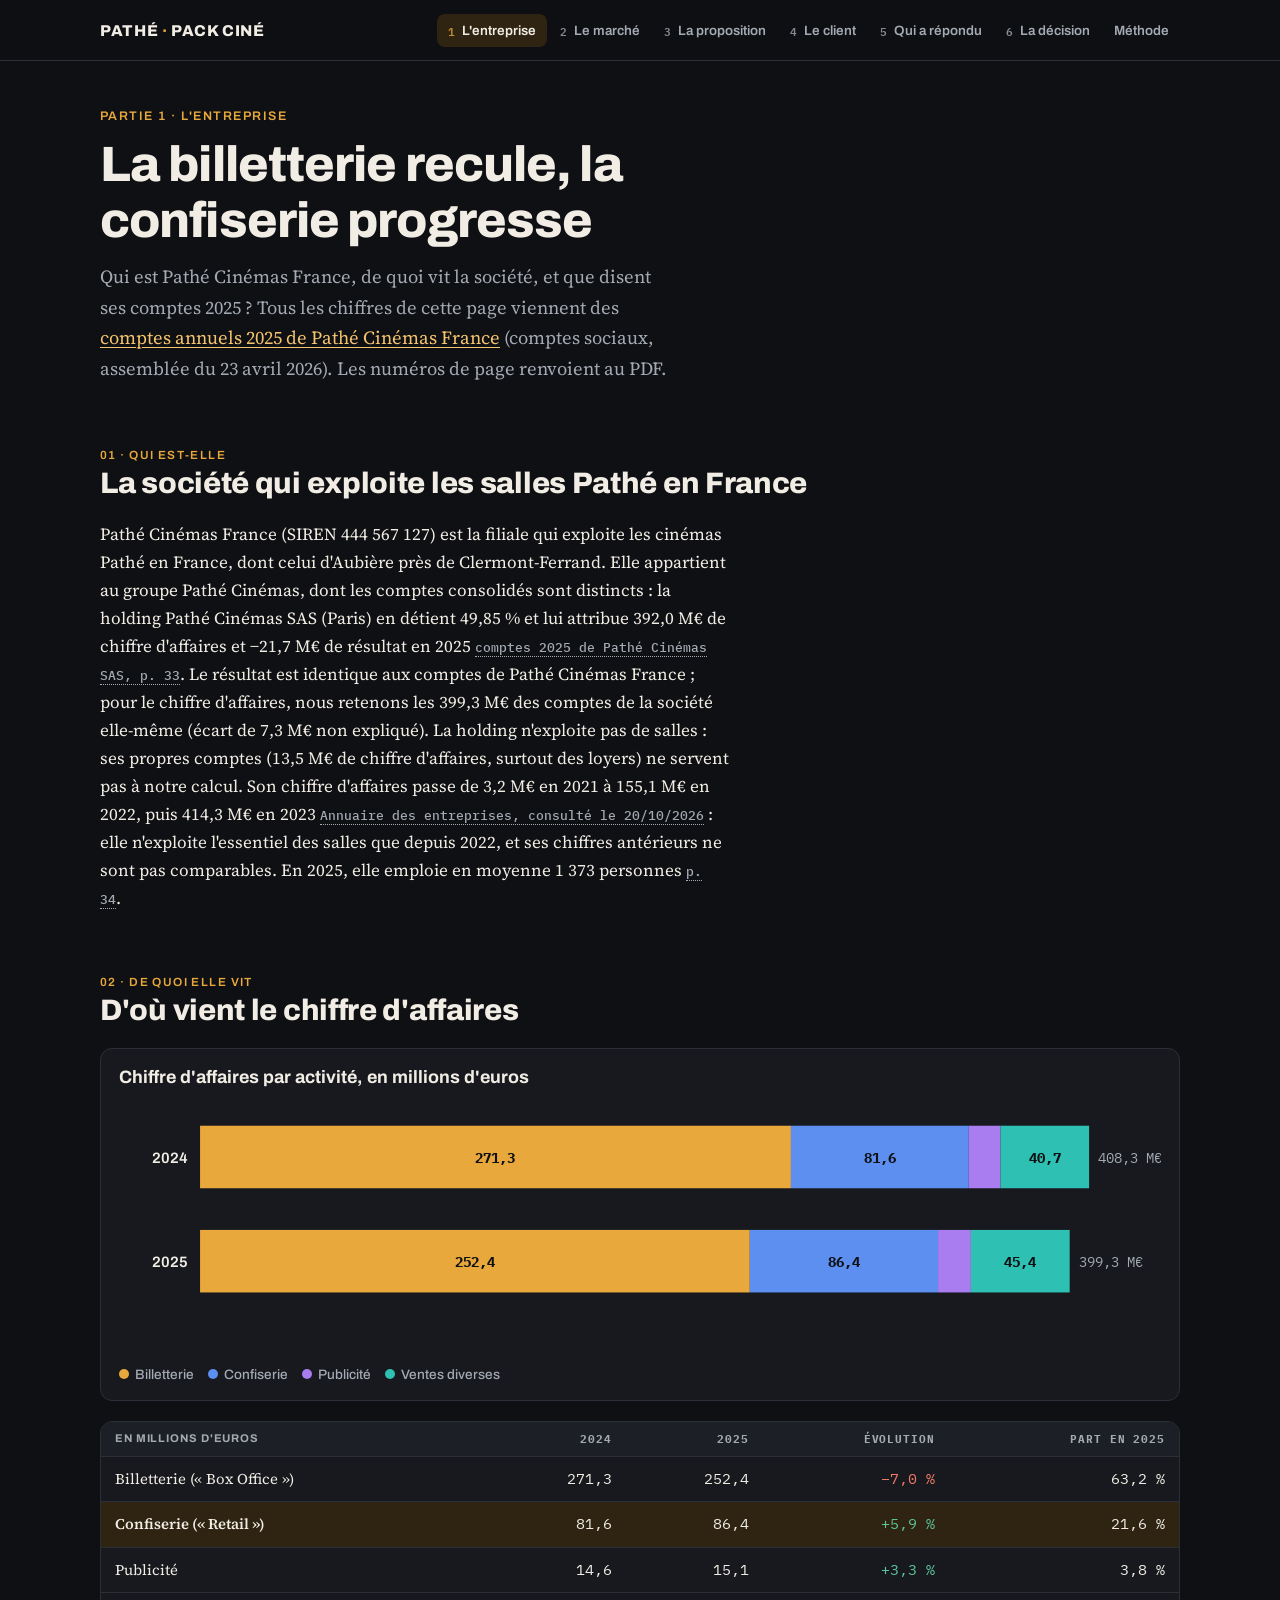
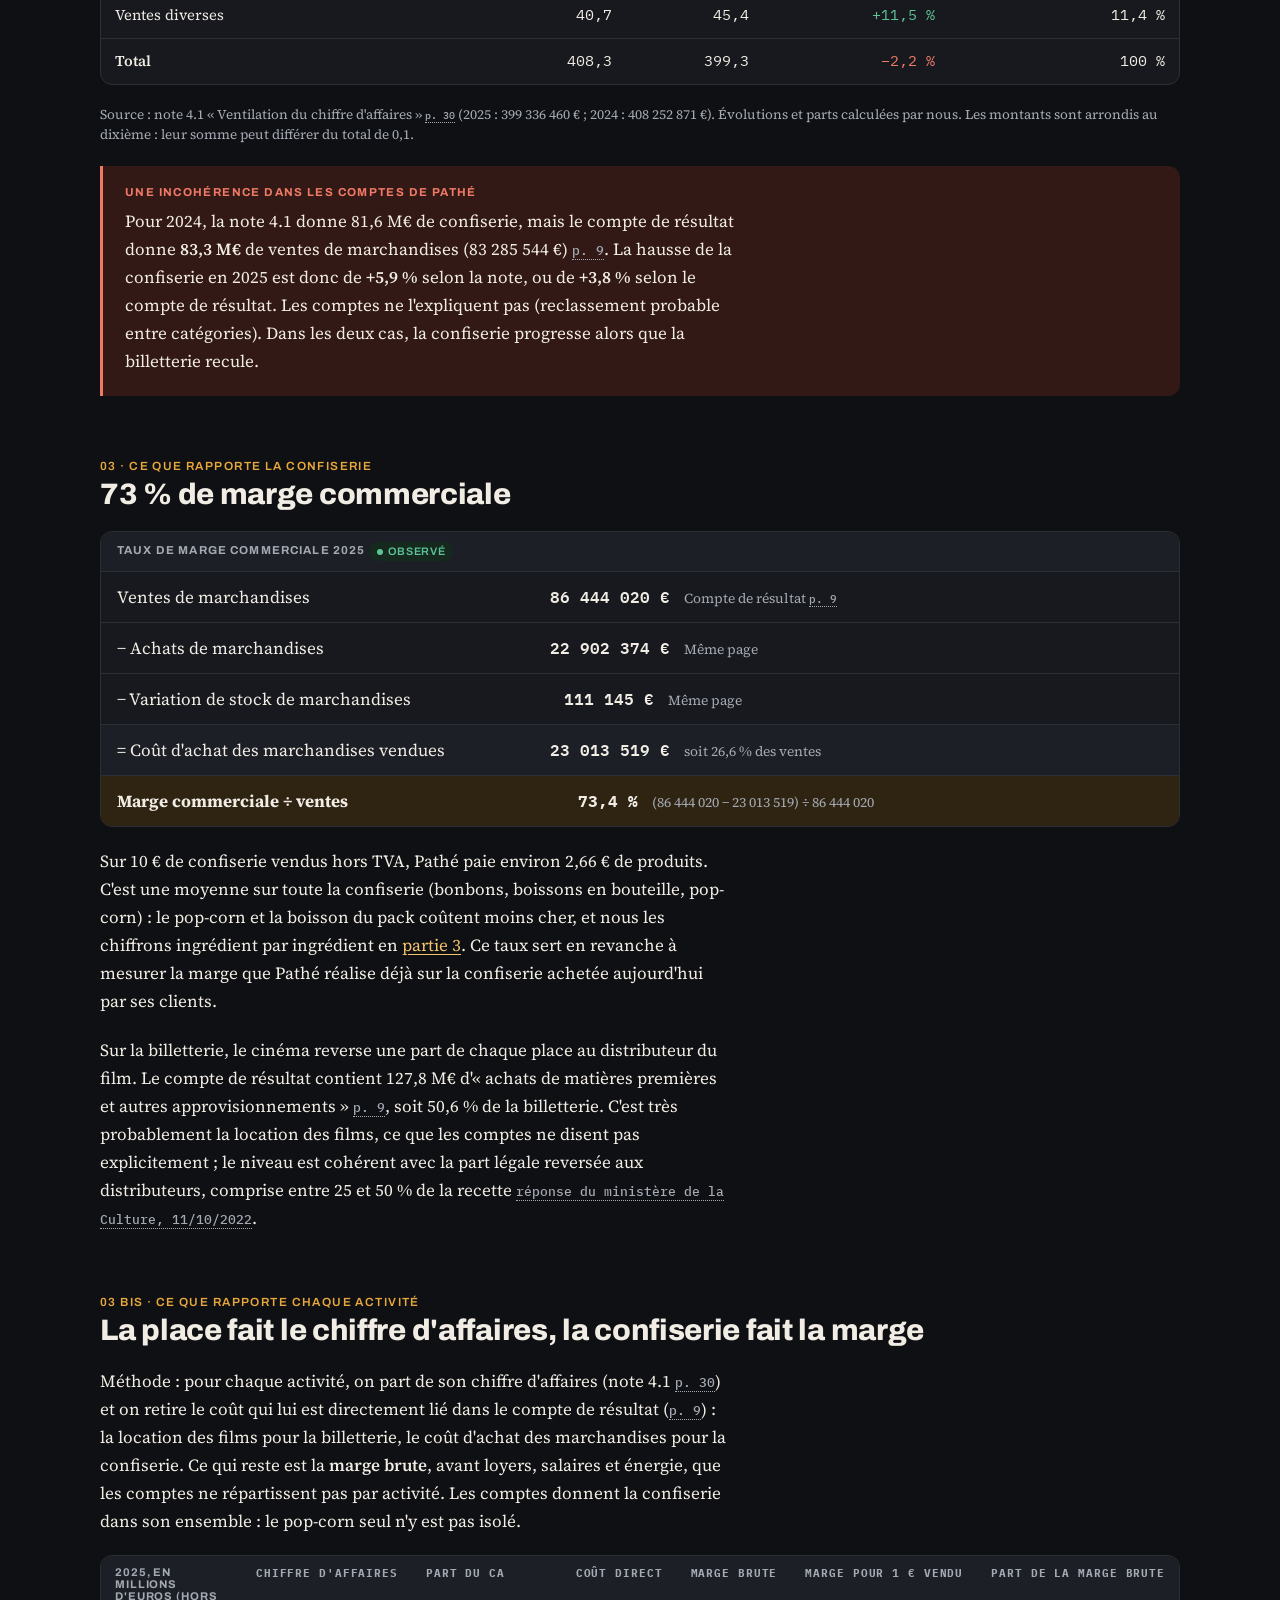
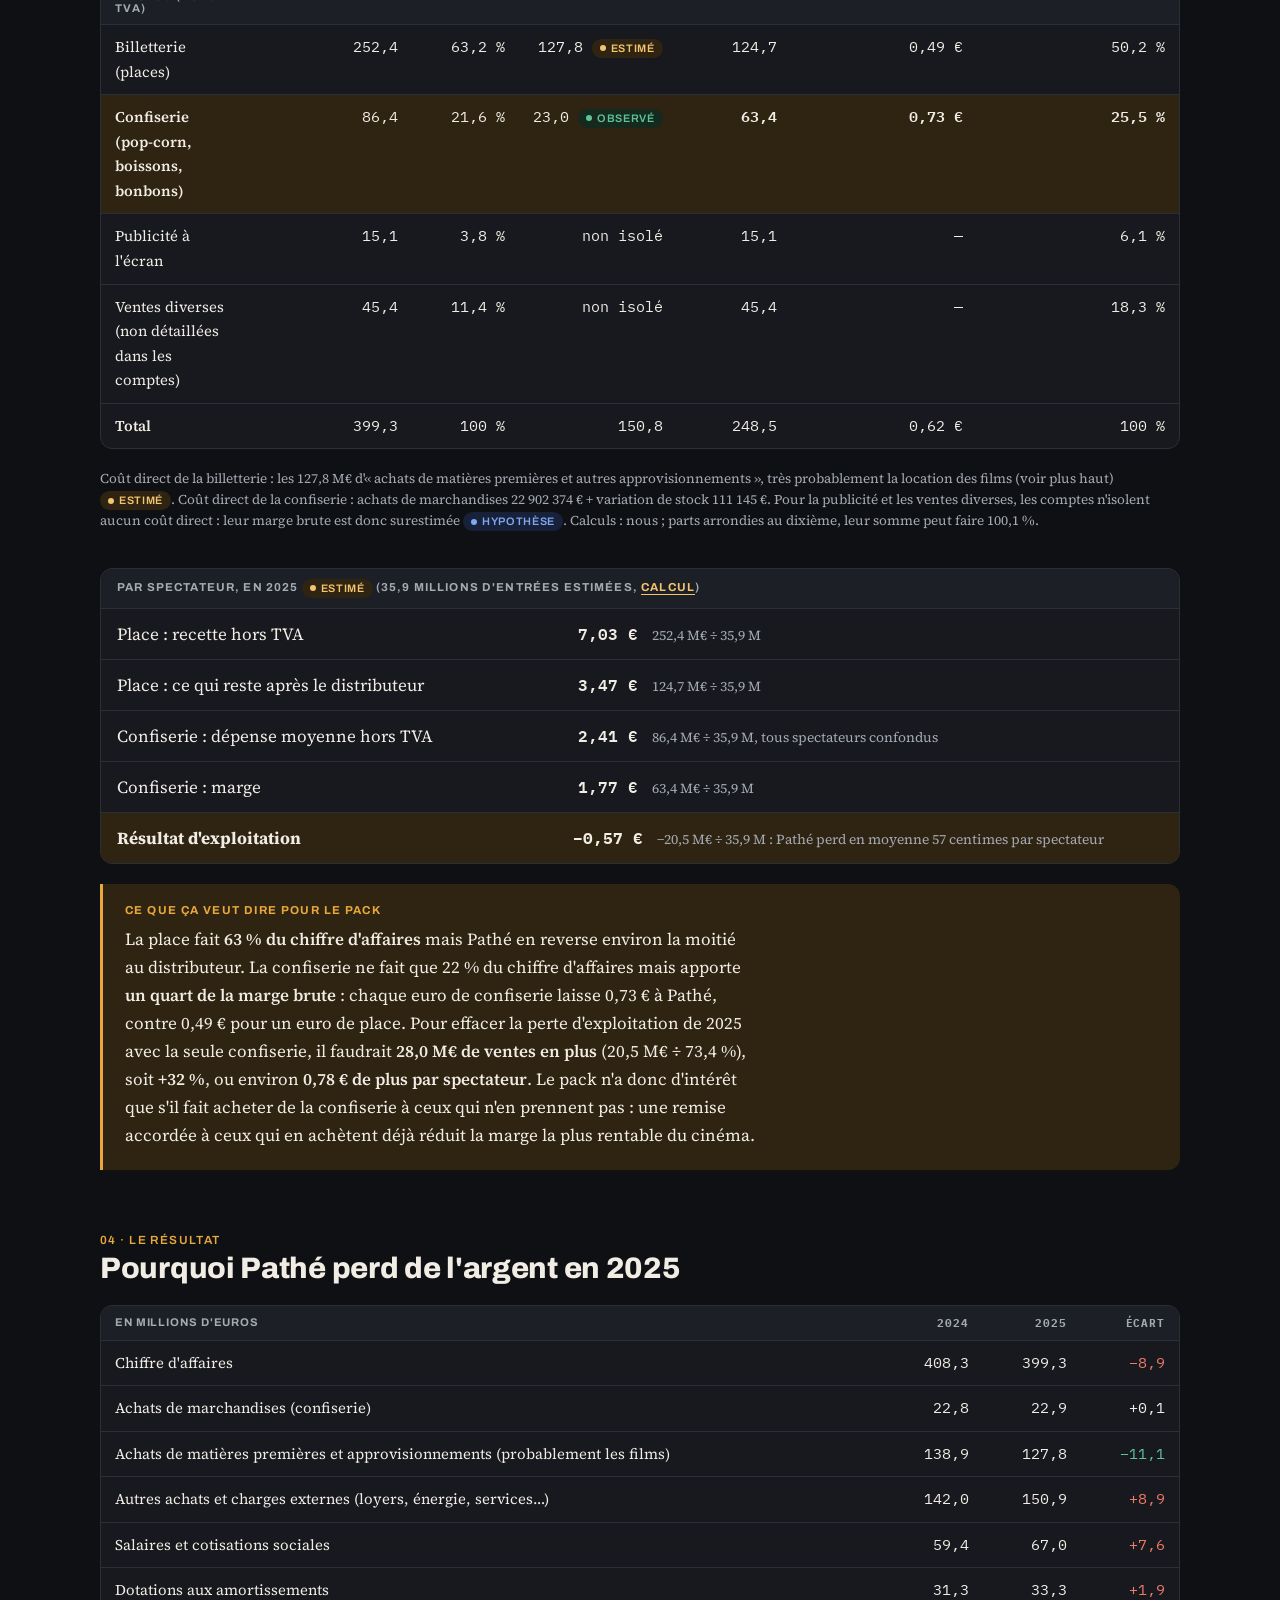
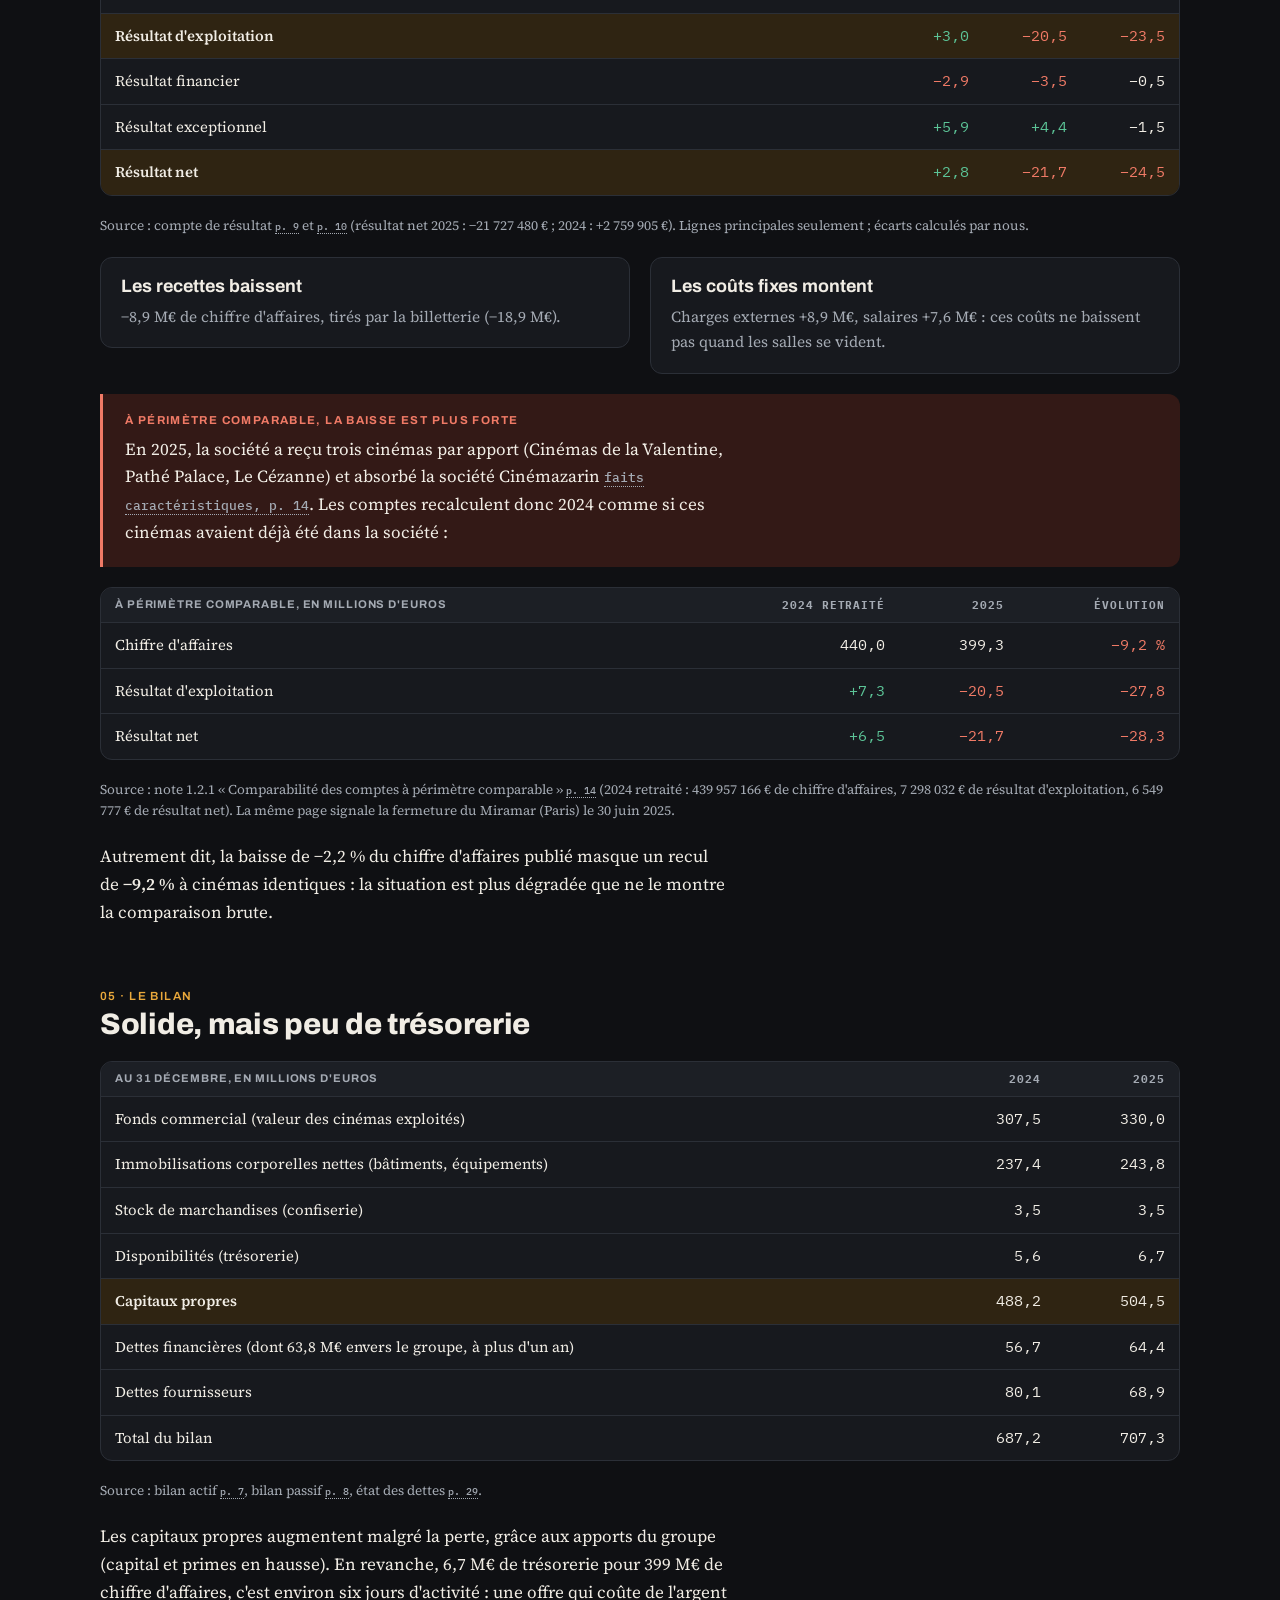
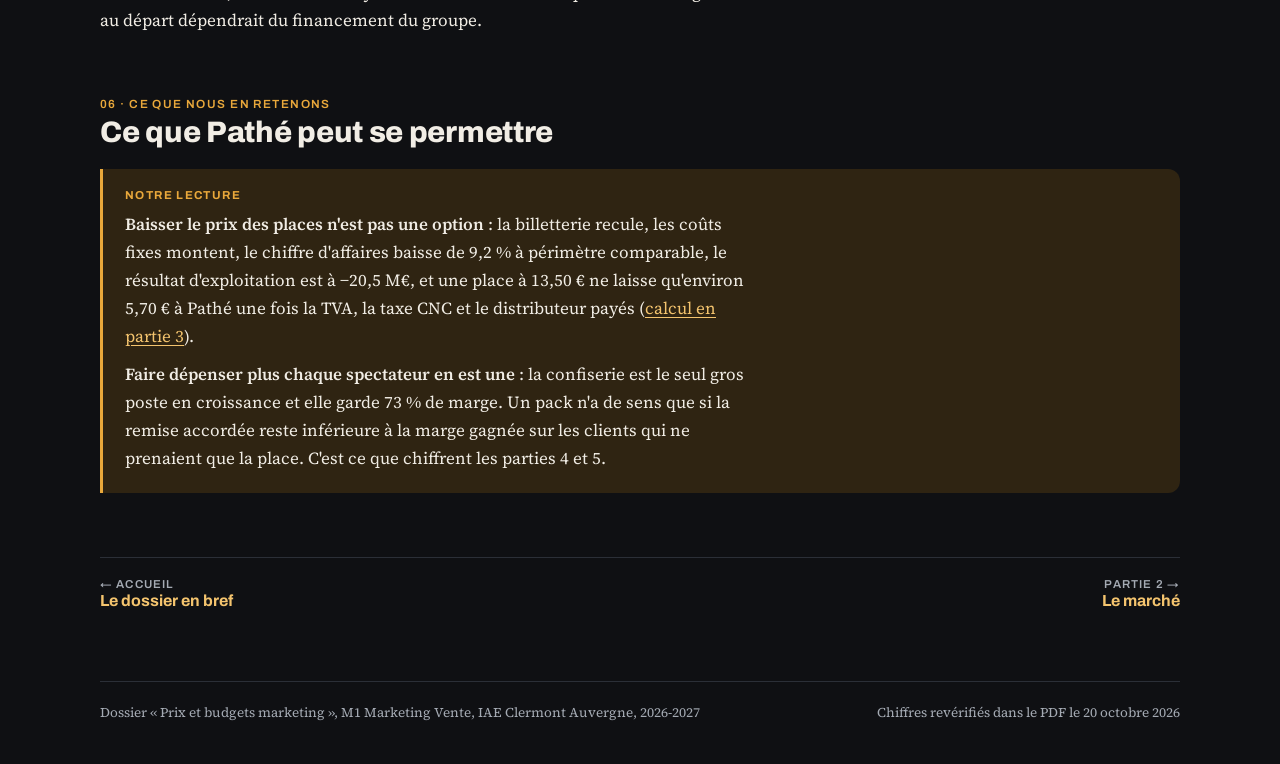
<file: entreprise.html>
<!doctype html>
<html lang="fr">
<head>
<meta charset="utf-8">
<meta name="viewport" content="width=device-width,initial-scale=1">
<title>1 · L'entreprise · Dossier Pathé</title>
<link rel="preconnect" href="https://fonts.googleapis.com">
<link rel="stylesheet" href="https://fonts.googleapis.com/css2?family=Archivo:wght@500;600;700;800&family=IBM+Plex+Mono:wght@400;500;600&family=Source+Serif+4:opsz,wght@8..60,400;8..60,600&display=swap">
<link rel="stylesheet" href="style.css">
</head>
<body>
<header class="top"><div class="top-in">
  <a class="brand" href="index.html">Pathé <span>·</span> pack ciné</a>
  <nav class="nav" aria-label="Parties du dossier">
    <a href="entreprise.html" aria-current="page"><b>1</b>L'entreprise</a>
    <a href="marche.html"><b>2</b>Le marché</a>
    <a href="couts.html"><b>3</b>La proposition</a>
    <a href="prix-psychologique.html"><b>4</b>Le client</a>
    <a href="statistiques.html"><b>5</b>Qui a répondu</a>
    <a href="recommandation.html"><b>6</b>La décision</a>
    <a href="sources.html">Méthode</a>
  </nav>
</div></header>

<main>
  <div class="hero">
    <p class="eyebrow">Partie 1 · L'entreprise</p>
    <h1>La billetterie recule, la confiserie progresse</h1>
    <p class="lede">Qui est Pathé Cinémas France, de quoi vit la société, et que disent ses comptes 2025 ? Tous les chiffres de cette page viennent des <a href="docs/pathe-cinemas-france-comptes-2025.pdf">comptes annuels 2025 de Pathé Cinémas France</a> (comptes sociaux, assemblée du 23 avril 2026). Les numéros de page renvoient au PDF.</p>
  </div>

  <section aria-labelledby="qui">
    <div class="sec-head"><span class="num">01 · Qui est-elle</span><h2 id="qui">La société qui exploite les salles Pathé en France</h2></div>
    <p>Pathé Cinémas France (SIREN 444 567 127) est la filiale qui exploite les cinémas Pathé en France, dont celui d'Aubière près de Clermont-Ferrand. Elle appartient au groupe Pathé Cinémas, dont les comptes consolidés sont distincts : la holding Pathé Cinémas SAS (Paris) en détient 49,85 % et lui attribue 392,0 M€ de chiffre d'affaires et −21,7 M€ de résultat en 2025 <a class="src" href="docs/pathe-cinemas-sas-comptes-2025.pdf#page=33">comptes 2025 de Pathé Cinémas SAS, p. 33</a>. Le résultat est identique aux comptes de Pathé Cinémas France ; pour le chiffre d'affaires, nous retenons les 399,3 M€ des comptes de la société elle-même (écart de 7,3 M€ non expliqué). La holding n'exploite pas de salles : ses propres comptes (13,5 M€ de chiffre d'affaires, surtout des loyers) ne servent pas à notre calcul. Son chiffre d'affaires passe de 3,2 M€ en 2021 à 155,1 M€ en 2022, puis 414,3 M€ en 2023 <a class="src" href="https://annuaire-entreprises.data.gouv.fr/donnees-financieres/444567127">Annuaire des entreprises, consulté le 20/10/2026</a> : elle n'exploite l'essentiel des salles que depuis 2022, et ses chiffres antérieurs ne sont pas comparables. En 2025, elle emploie en moyenne 1 373 personnes <a class="src" href="docs/pathe-cinemas-france-comptes-2025.pdf#page=34">p. 34</a>.</p>
  </section>

  <section aria-labelledby="argent">
    <div class="sec-head"><span class="num">02 · De quoi elle vit</span><h2 id="argent">D'où vient le chiffre d'affaires</h2></div>
    <div class="chart">
      <h3>Chiffre d'affaires par activité, en millions d'euros</h3>
      <svg id="caChart" viewBox="0 0 900 230" role="img" aria-label="Chiffre d'affaires 2024 et 2025 par activité : billetterie, confiserie, publicité, ventes diverses"></svg>
      <div class="legend" id="caLegend"></div>
    </div>
    <div class="scroll">
      <table>
        <thead><tr><th>En millions d'euros</th><th class="n">2024</th><th class="n">2025</th><th class="n">Évolution</th><th class="n">Part en 2025</th></tr></thead>
        <tbody>
          <tr><td>Billetterie (« Box Office »)</td><td class="n">271,3</td><td class="n">252,4</td><td class="n neg">−7,0 %</td><td class="n">63,2 %</td></tr>
          <tr class="hl"><td><strong>Confiserie (« Retail »)</strong></td><td class="n">81,6</td><td class="n">86,4</td><td class="n pos">+5,9 %</td><td class="n">21,6 %</td></tr>
          <tr><td>Publicité</td><td class="n">14,6</td><td class="n">15,1</td><td class="n pos">+3,3 %</td><td class="n">3,8 %</td></tr>
          <tr><td>Ventes diverses</td><td class="n">40,7</td><td class="n">45,4</td><td class="n pos">+11,5 %</td><td class="n">11,4 %</td></tr>
          <tr><td><strong>Total</strong></td><td class="n">408,3</td><td class="n">399,3</td><td class="n neg">−2,2 %</td><td class="n">100 %</td></tr>
        </tbody>
      </table>
    </div>
    <p class="caption">Source : note 4.1 « Ventilation du chiffre d'affaires » <a class="src" href="docs/pathe-cinemas-france-comptes-2025.pdf#page=30">p. 30</a> (2025 : 399 336 460 € ; 2024 : 408 252 871 €). Évolutions et parts calculées par nous. Les montants sont arrondis au dixième : leur somme peut différer du total de 0,1.</p>
    <div class="callout bad">
      <span class="label">Une incohérence dans les comptes de Pathé</span>
      <p>Pour 2024, la note 4.1 donne 81,6 M€ de confiserie, mais le compte de résultat donne <strong>83,3 M€</strong> de ventes de marchandises (83 285 544 €) <a class="src" href="docs/pathe-cinemas-france-comptes-2025.pdf#page=9">p. 9</a>. La hausse de la confiserie en 2025 est donc de <strong>+5,9 %</strong> selon la note, ou de <strong>+3,8 %</strong> selon le compte de résultat. Les comptes ne l'expliquent pas (reclassement probable entre catégories). Dans les deux cas, la confiserie progresse alors que la billetterie recule.</p>
    </div>
  </section>

  <section aria-labelledby="marge">
    <div class="sec-head"><span class="num">03 · Ce que rapporte la confiserie</span><h2 id="marge">73 % de marge commerciale</h2></div>
    <div class="calc">
      <div class="head">Taux de marge commerciale 2025 <span class="tag obs">Observé</span></div>
      <div class="row"><span class="t">Ventes de marchandises</span><span class="v">86 444 020 €</span><span class="o">Compte de résultat <a class="src" href="docs/pathe-cinemas-france-comptes-2025.pdf#page=9">p. 9</a></span></div>
      <div class="row"><span class="t">− Achats de marchandises</span><span class="v">22 902 374 €</span><span class="o">Même page</span></div>
      <div class="row"><span class="t">− Variation de stock de marchandises</span><span class="v">111 145 €</span><span class="o">Même page</span></div>
      <div class="row sub"><span class="t">= Coût d'achat des marchandises vendues</span><span class="v">23 013 519 €</span><span class="o">soit 26,6 % des ventes</span></div>
      <div class="row total"><span class="t">Marge commerciale ÷ ventes</span><span class="v">73,4 %</span><span class="o">(86 444 020 − 23 013 519) ÷ 86 444 020</span></div>
    </div>
    <p>Sur 10 € de confiserie vendus hors TVA, Pathé paie environ 2,66 € de produits. C'est une moyenne sur toute la confiserie (bonbons, boissons en bouteille, pop-corn) : le pop-corn et la boisson du pack coûtent moins cher, et nous les chiffrons ingrédient par ingrédient en <a href="couts.html#confiserie">partie 3</a>. Ce taux sert en revanche à mesurer la marge que Pathé réalise déjà sur la confiserie achetée aujourd'hui par ses clients.</p>
    <p>Sur la billetterie, le cinéma reverse une part de chaque place au distributeur du film. Le compte de résultat contient 127,8 M€ d'« achats de matières premières et autres approvisionnements » <a class="src" href="docs/pathe-cinemas-france-comptes-2025.pdf#page=9">p. 9</a>, soit 50,6 % de la billetterie. C'est très probablement la location des films, ce que les comptes ne disent pas explicitement ; le niveau est cohérent avec la part légale reversée aux distributeurs, comprise entre 25 et 50 % de la recette <a class="src" href="https://www.assemblee-nationale.fr/dyn/16/questions/QANR5L16QE537">réponse du ministère de la Culture, 11/10/2022</a>.</p>
  </section>

  <section aria-labelledby="rapporte">
    <div class="sec-head"><span class="num">03 bis · Ce que rapporte chaque activité</span><h2 id="rapporte">La place fait le chiffre d'affaires, la confiserie fait la marge</h2></div>
    <p>Méthode : pour chaque activité, on part de son chiffre d'affaires (note 4.1 <a class="src" href="docs/pathe-cinemas-france-comptes-2025.pdf#page=30">p. 30</a>) et on retire le coût qui lui est directement lié dans le compte de résultat (<a class="src" href="docs/pathe-cinemas-france-comptes-2025.pdf#page=9">p. 9</a>) : la location des films pour la billetterie, le coût d'achat des marchandises pour la confiserie. Ce qui reste est la <strong>marge brute</strong>, avant loyers, salaires et énergie, que les comptes ne répartissent pas par activité. Les comptes donnent la confiserie dans son ensemble : le pop-corn seul n'y est pas isolé.</p>
    <div class="scroll">
      <table>
        <thead><tr><th>2025, en millions d'euros (hors TVA)</th><th class="n">Chiffre d'affaires</th><th class="n">Part du CA</th><th class="n">Coût direct</th><th class="n">Marge brute</th><th class="n">Marge pour 1 € vendu</th><th class="n">Part de la marge brute</th></tr></thead>
        <tbody>
          <tr><td>Billetterie (places)</td><td class="n">252,4</td><td class="n">63,2 %</td><td class="n">127,8 <span class="tag est">Estimé</span></td><td class="n">124,7</td><td class="n">0,49 €</td><td class="n">50,2 %</td></tr>
          <tr class="hl"><td><strong>Confiserie (pop-corn, boissons, bonbons)</strong></td><td class="n">86,4</td><td class="n">21,6 %</td><td class="n">23,0 <span class="tag obs">Observé</span></td><td class="n"><strong>63,4</strong></td><td class="n"><strong>0,73 €</strong></td><td class="n"><strong>25,5 %</strong></td></tr>
          <tr><td>Publicité à l'écran</td><td class="n">15,1</td><td class="n">3,8 %</td><td class="n">non isolé</td><td class="n">15,1</td><td class="n">—</td><td class="n">6,1 %</td></tr>
          <tr><td>Ventes diverses (non détaillées dans les comptes)</td><td class="n">45,4</td><td class="n">11,4 %</td><td class="n">non isolé</td><td class="n">45,4</td><td class="n">—</td><td class="n">18,3 %</td></tr>          <tr><td><strong>Total</strong></td><td class="n">399,3</td><td class="n">100 %</td><td class="n">150,8</td><td class="n">248,5</td><td class="n">0,62 €</td><td class="n">100 %</td></tr>
        </tbody>
      </table>
    </div>
    <p class="caption">Coût direct de la billetterie : les 127,8 M€ d'« achats de matières premières et autres approvisionnements », très probablement la location des films (voir plus haut) <span class="tag est">Estimé</span>. Coût direct de la confiserie : achats de marchandises 22 902 374 € + variation de stock 111 145 €. Pour la publicité et les ventes diverses, les comptes n'isolent aucun coût direct : leur marge brute est donc surestimée <span class="tag hyp">Hypothèse</span>. Calculs : nous ; parts arrondies au dixième, leur somme peut faire 100,1 %.</p>
    <div class="calc" style="margin-top:16px">
      <div class="head">Par spectateur, en 2025 <span class="tag est">Estimé</span> (35,9 millions d'entrées estimées, <a href="couts.html#complet">calcul</a>)</div>
      <div class="row"><span class="t">Place : recette hors TVA</span><span class="v">7,03 €</span><span class="o">252,4 M€ ÷ 35,9 M</span></div>
      <div class="row"><span class="t">Place : ce qui reste après le distributeur</span><span class="v">3,47 €</span><span class="o">124,7 M€ ÷ 35,9 M</span></div>
      <div class="row"><span class="t">Confiserie : dépense moyenne hors TVA</span><span class="v">2,41 €</span><span class="o">86,4 M€ ÷ 35,9 M, tous spectateurs confondus</span></div>
      <div class="row"><span class="t">Confiserie : marge</span><span class="v">1,77 €</span><span class="o">63,4 M€ ÷ 35,9 M</span></div>
      <div class="row total"><span class="t">Résultat d'exploitation</span><span class="v">−0,57 €</span><span class="o">−20,5 M€ ÷ 35,9 M : Pathé perd en moyenne 57 centimes par spectateur</span></div>
    </div>
    <div class="callout">
      <span class="label">Ce que ça veut dire pour le pack</span>
      <p>La place fait <strong>63 % du chiffre d'affaires</strong> mais Pathé en reverse environ la moitié au distributeur. La confiserie ne fait que 22 % du chiffre d'affaires mais apporte <strong>un quart de la marge brute</strong> : chaque euro de confiserie laisse 0,73 € à Pathé, contre 0,49 € pour un euro de place. Pour effacer la perte d'exploitation de 2025 avec la seule confiserie, il faudrait <strong>28,0 M€ de ventes en plus</strong> (20,5 M€ ÷ 73,4 %), soit <strong>+32 %</strong>, ou environ <strong>0,78 € de plus par spectateur</strong>. Le pack n'a donc d'intérêt que s'il fait acheter de la confiserie à ceux qui n'en prennent pas : une remise accordée à ceux qui en achètent déjà réduit la marge la plus rentable du cinéma.</p>
    </div>
  </section>

  <section aria-labelledby="perte">
    <div class="sec-head"><span class="num">04 · Le résultat</span><h2 id="perte">Pourquoi Pathé perd de l'argent en 2025</h2></div>
    <div class="scroll">
      <table>
        <thead><tr><th>En millions d'euros</th><th class="n">2024</th><th class="n">2025</th><th class="n">Écart</th></tr></thead>
        <tbody>
          <tr><td>Chiffre d'affaires</td><td class="n">408,3</td><td class="n">399,3</td><td class="n neg">−8,9</td></tr>
          <tr><td>Achats de marchandises (confiserie)</td><td class="n">22,8</td><td class="n">22,9</td><td class="n">+0,1</td></tr>
          <tr><td>Achats de matières premières et approvisionnements (probablement les films)</td><td class="n">138,9</td><td class="n">127,8</td><td class="n pos">−11,1</td></tr>
          <tr><td>Autres achats et charges externes (loyers, énergie, services…)</td><td class="n">142,0</td><td class="n">150,9</td><td class="n neg">+8,9</td></tr>
          <tr><td>Salaires et cotisations sociales</td><td class="n">59,4</td><td class="n">67,0</td><td class="n neg">+7,6</td></tr>
          <tr><td>Dotations aux amortissements</td><td class="n">31,3</td><td class="n">33,3</td><td class="n neg">+1,9</td></tr>
          <tr class="hl"><td><strong>Résultat d'exploitation</strong></td><td class="n pos">+3,0</td><td class="n neg">−20,5</td><td class="n neg">−23,5</td></tr>
          <tr><td>Résultat financier</td><td class="n neg">−2,9</td><td class="n neg">−3,5</td><td class="n">−0,5</td></tr>
          <tr><td>Résultat exceptionnel</td><td class="n pos">+5,9</td><td class="n pos">+4,4</td><td class="n">−1,5</td></tr>
          <tr class="hl"><td><strong>Résultat net</strong></td><td class="n pos">+2,8</td><td class="n neg">−21,7</td><td class="n neg">−24,5</td></tr>
        </tbody>
      </table>
    </div>
    <p class="caption">Source : compte de résultat <a class="src" href="docs/pathe-cinemas-france-comptes-2025.pdf#page=9">p. 9</a> et <a class="src" href="docs/pathe-cinemas-france-comptes-2025.pdf#page=10">p. 10</a> (résultat net 2025 : −21 727 480 € ; 2024 : +2 759 905 €). Lignes principales seulement ; écarts calculés par nous.</p>
    <div class="two">
      <div class="card"><h3>Les recettes baissent</h3><p>−8,9 M€ de chiffre d'affaires, tirés par la billetterie (−18,9 M€).</p></div>
      <div class="card"><h3>Les coûts fixes montent</h3><p>Charges externes +8,9 M€, salaires +7,6 M€ : ces coûts ne baissent pas quand les salles se vident.</p></div>
    </div>
    <div class="callout bad">
      <span class="label">À périmètre comparable, la baisse est plus forte</span>
      <p>En 2025, la société a reçu trois cinémas par apport (Cinémas de la Valentine, Pathé Palace, Le Cézanne) et absorbé la société Cinémazarin <a class="src" href="docs/pathe-cinemas-france-comptes-2025.pdf#page=14">faits caractéristiques, p. 14</a>. Les comptes recalculent donc 2024 comme si ces cinémas avaient déjà été dans la société :</p>
    </div>
    <div class="scroll">
      <table>
        <thead><tr><th>À périmètre comparable, en millions d'euros</th><th class="n">2024 retraité</th><th class="n">2025</th><th class="n">Évolution</th></tr></thead>
        <tbody>
          <tr><td>Chiffre d'affaires</td><td class="n">440,0</td><td class="n">399,3</td><td class="n neg">−9,2 %</td></tr>
          <tr><td>Résultat d'exploitation</td><td class="n pos">+7,3</td><td class="n neg">−20,5</td><td class="n neg">−27,8</td></tr>
          <tr><td>Résultat net</td><td class="n pos">+6,5</td><td class="n neg">−21,7</td><td class="n neg">−28,3</td></tr>
        </tbody>
      </table>
    </div>
    <p class="caption">Source : note 1.2.1 « Comparabilité des comptes à périmètre comparable » <a class="src" href="docs/pathe-cinemas-france-comptes-2025.pdf#page=14">p. 14</a> (2024 retraité : 439 957 166 € de chiffre d'affaires, 7 298 032 € de résultat d'exploitation, 6 549 777 € de résultat net). La même page signale la fermeture du Miramar (Paris) le 30 juin 2025.</p>
    <p>Autrement dit, la baisse de −2,2 % du chiffre d'affaires publié masque un recul de <strong>−9,2 %</strong> à cinémas identiques : la situation est plus dégradée que ne le montre la comparaison brute.</p>
  </section>

  <section aria-labelledby="bilan">
    <div class="sec-head"><span class="num">05 · Le bilan</span><h2 id="bilan">Solide, mais peu de trésorerie</h2></div>
    <div class="scroll">
      <table>
        <thead><tr><th>Au 31 décembre, en millions d'euros</th><th class="n">2024</th><th class="n">2025</th></tr></thead>
        <tbody>
          <tr><td>Fonds commercial (valeur des cinémas exploités)</td><td class="n">307,5</td><td class="n">330,0</td></tr>
          <tr><td>Immobilisations corporelles nettes (bâtiments, équipements)</td><td class="n">237,4</td><td class="n">243,8</td></tr>
          <tr><td>Stock de marchandises (confiserie)</td><td class="n">3,5</td><td class="n">3,5</td></tr>
          <tr><td>Disponibilités (trésorerie)</td><td class="n">5,6</td><td class="n">6,7</td></tr>
          <tr class="hl"><td><strong>Capitaux propres</strong></td><td class="n">488,2</td><td class="n">504,5</td></tr>
          <tr><td>Dettes financières (dont 63,8 M€ envers le groupe, à plus d'un an)</td><td class="n">56,7</td><td class="n">64,4</td></tr>
          <tr><td>Dettes fournisseurs</td><td class="n">80,1</td><td class="n">68,9</td></tr>
          <tr><td>Total du bilan</td><td class="n">687,2</td><td class="n">707,3</td></tr>
        </tbody>
      </table>
    </div>
    <p class="caption">Source : bilan actif <a class="src" href="docs/pathe-cinemas-france-comptes-2025.pdf#page=7">p. 7</a>, bilan passif <a class="src" href="docs/pathe-cinemas-france-comptes-2025.pdf#page=8">p. 8</a>, état des dettes <a class="src" href="docs/pathe-cinemas-france-comptes-2025.pdf#page=29">p. 29</a>.</p>
    <p>Les capitaux propres augmentent malgré la perte, grâce aux apports du groupe (capital et primes en hausse). En revanche, 6,7 M€ de trésorerie pour 399 M€ de chiffre d'affaires, c'est environ six jours d'activité : une offre qui coûte de l'argent au départ dépendrait du financement du groupe.</p>
  </section>

  <section aria-labelledby="lecture">
    <div class="sec-head"><span class="num">06 · Ce que nous en retenons</span><h2 id="lecture">Ce que Pathé peut se permettre</h2></div>
    <div class="callout">
      <span class="label">Notre lecture</span>
      <p><strong>Baisser le prix des places n'est pas une option</strong> : la billetterie recule, les coûts fixes montent, le chiffre d'affaires baisse de 9,2 % à périmètre comparable, le résultat d'exploitation est à −20,5 M€, et une place à 13,50 € ne laisse qu'environ 5,70 € à Pathé une fois la TVA, la taxe CNC et le distributeur payés (<a href="couts.html#place">calcul en partie 3</a>).</p>
      <p><strong>Faire dépenser plus chaque spectateur en est une</strong> : la confiserie est le seul gros poste en croissance et elle garde 73 % de marge. Un pack n'a de sens que si la remise accordée reste inférieure à la marge gagnée sur les clients qui ne prenaient que la place. C'est ce que chiffrent les parties 4 et 5.</p>
    </div>
  </section>

  <nav class="next" aria-label="Pages voisines">
    <a href="index.html"><small>← Accueil</small>Le dossier en bref</a>
    <a href="marche.html" style="text-align:right"><small>Partie 2 →</small>Le marché</a>
  </nav>
</main>

<footer>
  <span>Dossier « Prix et budgets marketing », M1 Marketing Vente, IAE Clermont Auvergne, 2026-2027</span>
  <span>Chiffres revérifiés dans le PDF le 20 octobre 2026</span>
</footer>

<script>
(function(){
  const NS = "http://www.w3.org/2000/svg";
  const el = (p, t, a = {}, x) => { const e = document.createElementNS(NS, t); for (const k in a) e.setAttribute(k, a[k]); if (x != null) e.textContent = x; p.appendChild(e); return e; };
  const fr = v => v.toLocaleString("fr-FR", { minimumFractionDigits: 1, maximumFractionDigits: 1 });
  const parts = [
    { n: "Billetterie", c: "var(--c-pathe)", v: [271.336, 252.448] },
    { n: "Confiserie", c: "var(--c-cgr)", v: [81.643, 86.444] },
    { n: "Publicité", c: "var(--c-kine)", v: [14.607, 15.089] },
    { n: "Ventes diverses", c: "var(--c-mega)", v: [40.666, 45.356] }
  ];
  const svg = document.getElementById("caChart");
  const L = 70, R = 860, MAX = 420, x = v => L + v / MAX * (R - L);
  [["2024", 0, 30], ["2025", 1, 120]].forEach(([yr, i, y]) => {
    el(svg, "text", { x: L - 10, y: y + 32, "text-anchor": "end", class: "lbl" }, yr);
    let acc = 0;
    parts.forEach(p => {
      const w = x(acc + p.v[i]) - x(acc);
      el(svg, "rect", { x: x(acc), y, width: w, height: 54, fill: p.c });
      if (w > 60) el(svg, "text", { x: x(acc) + w / 2, y: y + 32, "text-anchor": "middle", fill: "#0F1013", "font-weight": "700", style: "fill:#0F1013" }, fr(p.v[i]));
      acc += p.v[i];
    });
    el(svg, "text", { x: x(acc) + 8, y: y + 32 }, fr(acc) + " M€");
  });
  document.getElementById("caLegend").innerHTML = parts.map(p => `<span><span class="dot" style="background:${p.c}"></span>${p.n}</span>`).join("");
})();
</script>
</body>
</html>
</file>
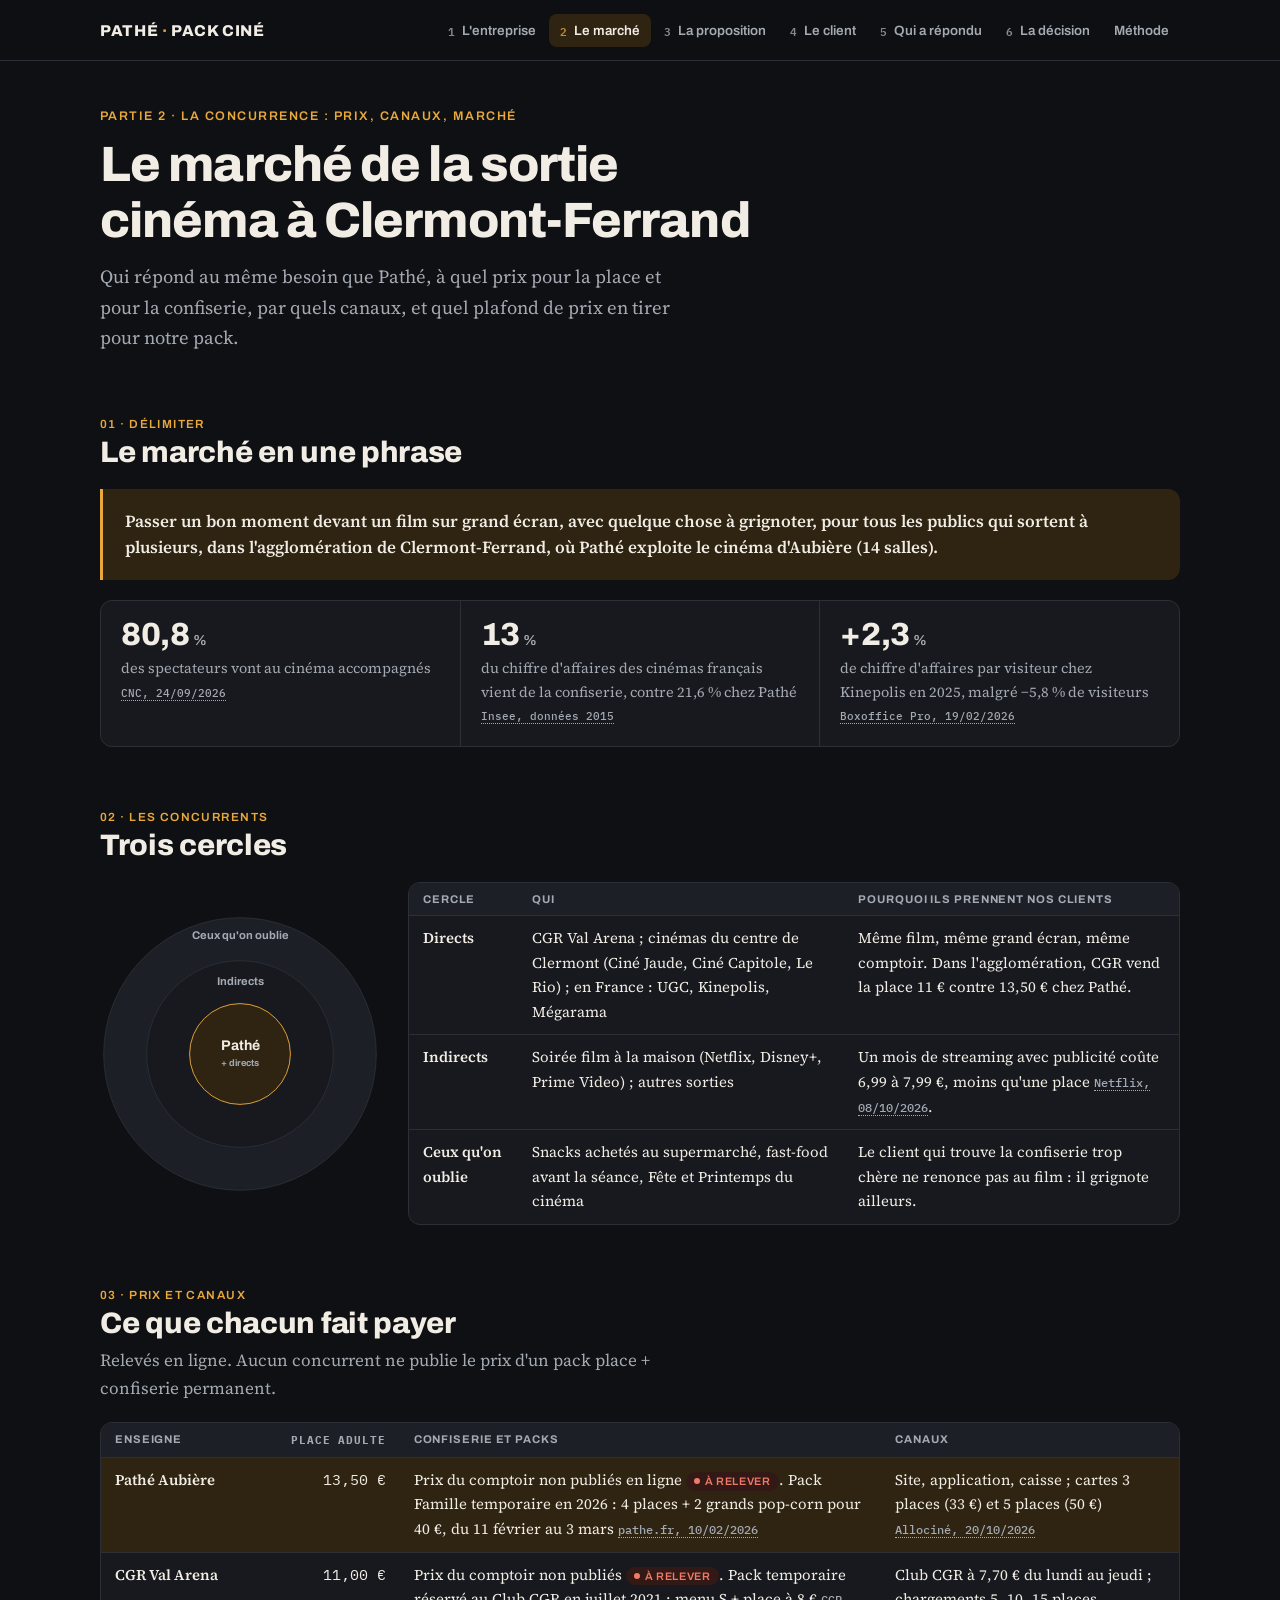
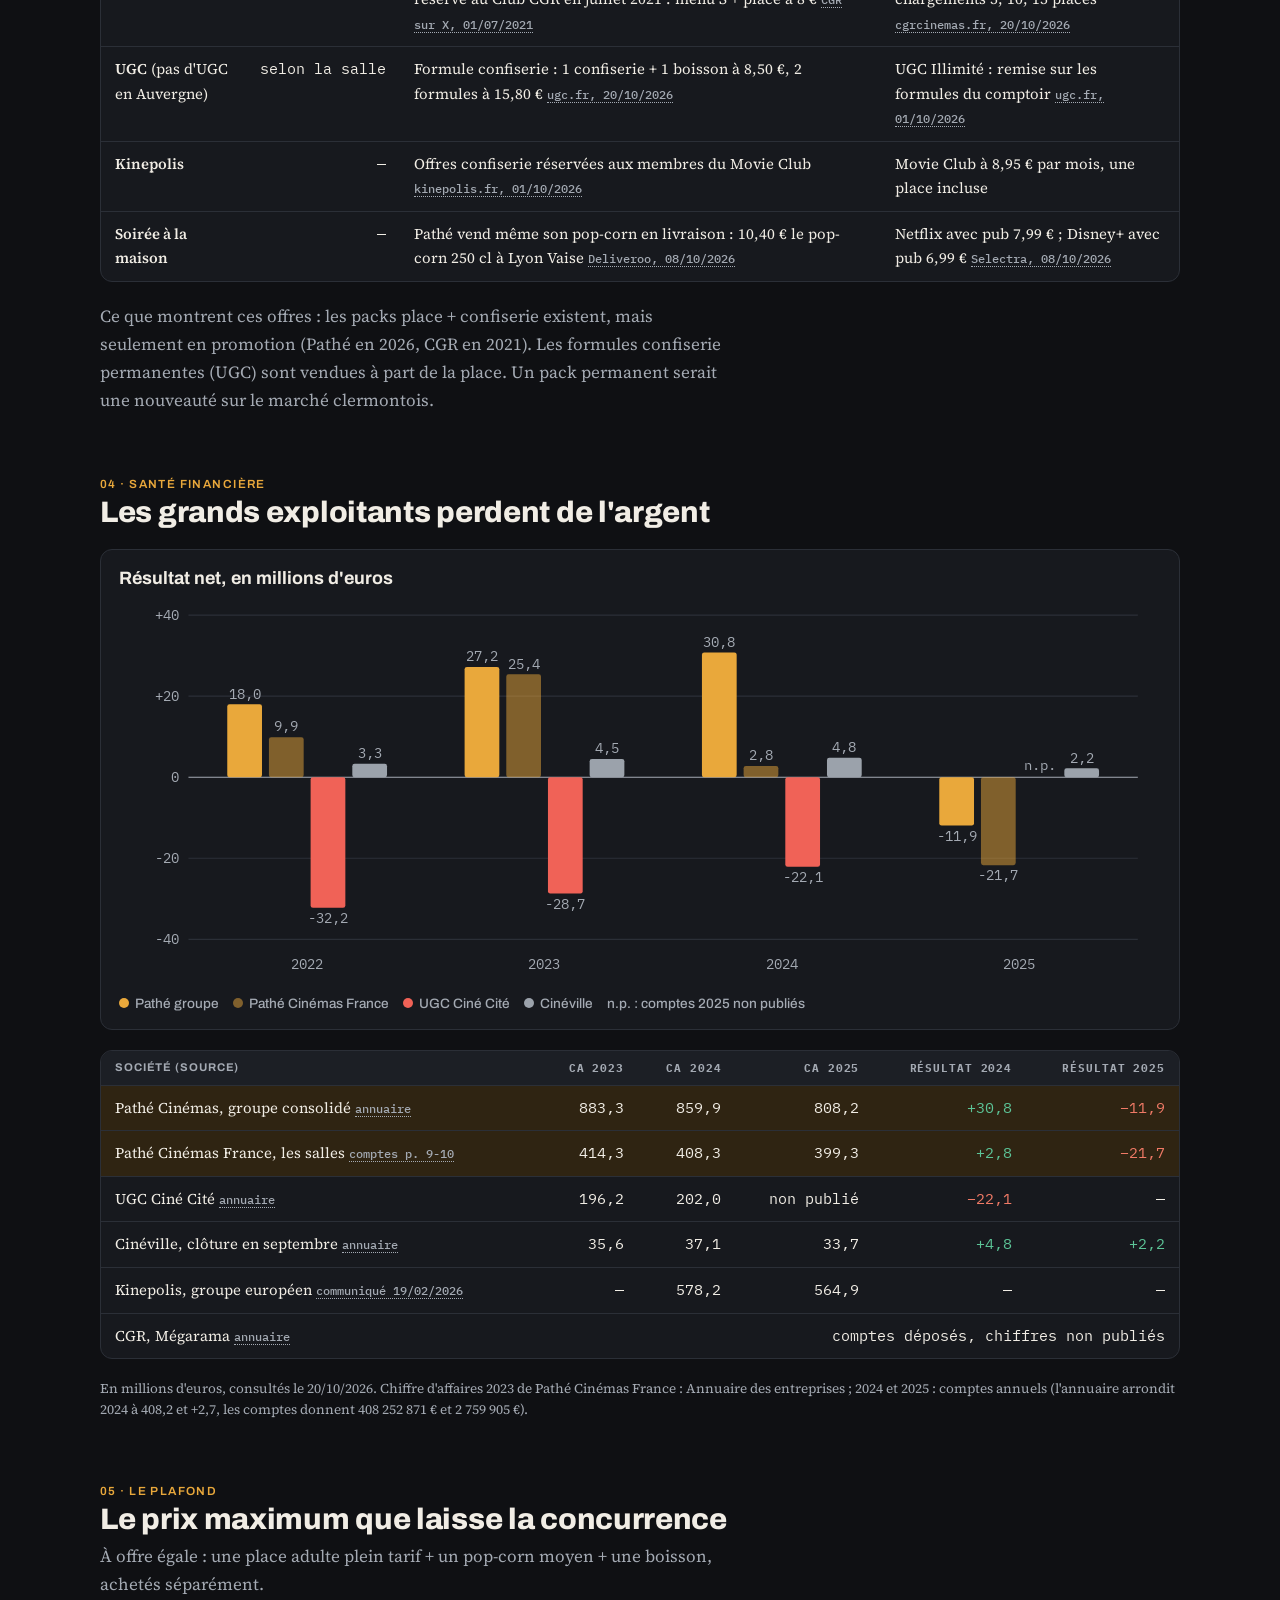
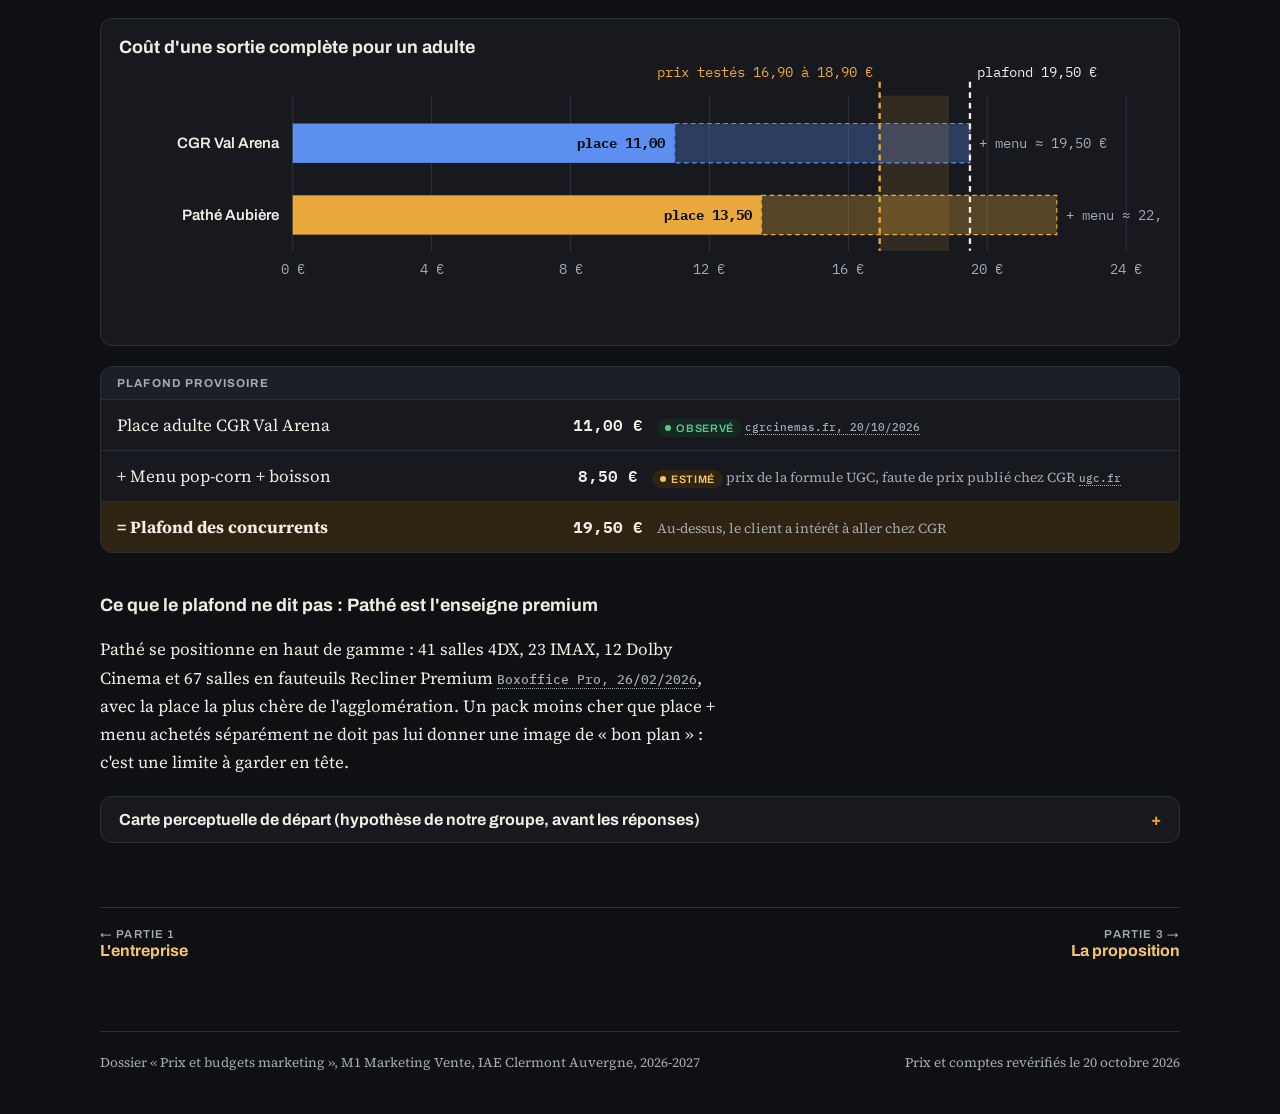
<file: marche.html>
<!doctype html>
<html lang="fr">
<head>
<meta charset="utf-8">
<meta name="viewport" content="width=device-width,initial-scale=1">
<title>2 · Le marché · Dossier Pathé</title>
<link rel="preconnect" href="https://fonts.googleapis.com">
<link rel="stylesheet" href="https://fonts.googleapis.com/css2?family=Archivo:wght@500;600;700;800&family=IBM+Plex+Mono:wght@400;500;600&family=Source+Serif+4:opsz,wght@8..60,400;8..60,600&display=swap">
<link rel="stylesheet" href="style.css">
</head>
<body>
<header class="top"><div class="top-in">
  <a class="brand" href="index.html">Pathé <span>·</span> pack ciné</a>
  <nav class="nav" aria-label="Parties du dossier">
    <a href="entreprise.html"><b>1</b>L'entreprise</a>
    <a href="marche.html" aria-current="page"><b>2</b>Le marché</a>
    <a href="couts.html"><b>3</b>La proposition</a>
    <a href="prix-psychologique.html"><b>4</b>Le client</a>
    <a href="statistiques.html"><b>5</b>Qui a répondu</a>
    <a href="recommandation.html"><b>6</b>La décision</a>
    <a href="sources.html">Méthode</a>
  </nav>
</div></header>

<main>
  <div class="hero">
    <p class="eyebrow">Partie 2 · La concurrence : prix, canaux, marché</p>
    <h1>Le marché de la sortie cinéma à Clermont-Ferrand</h1>
    <p class="lede">Qui répond au même besoin que Pathé, à quel prix pour la place et pour la confiserie, par quels canaux, et quel plafond de prix en tirer pour notre pack.</p>
  </div>

  <section aria-labelledby="def">
    <div class="sec-head"><span class="num">01 · Délimiter</span><h2 id="def">Le marché en une phrase</h2></div>
    <div class="callout">
      <p class="question">Passer un bon moment devant un film sur grand écran, avec quelque chose à grignoter, pour tous les publics qui sortent à plusieurs, dans l'agglomération de Clermont-Ferrand, où Pathé exploite le cinéma d'Aubière (14 salles).</p>
    </div>
    <div class="kpis">
      <div class="kpi-box"><span class="kpi">80,8<small>%</small></span><p>des spectateurs vont au cinéma accompagnés <a class="src" href="https://www.cnc.fr/professionnels/etudes-et-rapports/etudes-prospectives/les-pratiques-cinematographiques-des-francais-en-2026_2668928">CNC, 24/09/2026</a></p></div>
      <div class="kpi-box"><span class="kpi">13<small>%</small></span><p>du chiffre d'affaires des cinémas français vient de la confiserie, contre 21,6 % chez Pathé <a class="src" href="https://www.insee.fr/fr/statistiques/3279871">Insee, données 2015</a></p></div>
      <div class="kpi-box"><span class="kpi">+2,3<small>%</small></span><p>de chiffre d'affaires par visiteur chez Kinepolis en 2025, malgré −5,8 % de visiteurs <a class="src" href="https://www.boxofficepro.fr/kinepolis-tire-un-bilan-positif-de-2025/">Boxoffice Pro, 19/02/2026</a></p></div>
    </div>
  </section>

  <section aria-labelledby="cercles">
    <div class="sec-head"><span class="num">02 · Les concurrents</span><h2 id="cercles">Trois cercles</h2></div>
    <div class="circles">
      <svg viewBox="0 0 300 300" role="img" aria-label="Trois cercles concentriques : concurrents directs, indirects, et ceux qu'on oublie">
        <circle cx="150" cy="150" r="146" fill="var(--soft)" stroke="var(--line)"/>
        <circle cx="150" cy="150" r="100" fill="var(--surface)" stroke="var(--line)"/>
        <circle cx="150" cy="150" r="54" fill="var(--accent-soft)" stroke="var(--accent)"/>
        <text x="150" y="146" text-anchor="middle" font-size="15" fill="var(--ink)">Pathé</text>
        <text x="150" y="163" text-anchor="middle" font-size="10" fill="var(--muted)">+ directs</text>
        <text x="150" y="76" text-anchor="middle" font-size="12" fill="var(--muted)">Indirects</text>
        <text x="150" y="27" text-anchor="middle" font-size="12" fill="var(--muted)">Ceux qu'on oublie</text>
      </svg>
      <div class="scroll">
        <table>
          <thead><tr><th>Cercle</th><th>Qui</th><th>Pourquoi ils prennent nos clients</th></tr></thead>
          <tbody>
            <tr><td><strong>Directs</strong></td><td>CGR Val Arena ; cinémas du centre de Clermont (Ciné Jaude, Ciné Capitole, Le Rio) ; en France : UGC, Kinepolis, Mégarama</td><td>Même film, même grand écran, même comptoir. Dans l'agglomération, CGR vend la place 11 € contre 13,50 € chez Pathé.</td></tr>
            <tr><td><strong>Indirects</strong></td><td>Soirée film à la maison (Netflix, Disney+, Prime Video) ; autres sorties</td><td>Un mois de streaming avec publicité coûte 6,99 à 7,99 €, moins qu'une place <a class="src" href="https://help.netflix.com/fr/node/24926">Netflix, 08/10/2026</a>.</td></tr>
            <tr><td><strong>Ceux qu'on oublie</strong></td><td>Snacks achetés au supermarché, fast-food avant la séance, Fête et Printemps du cinéma</td><td>Le client qui trouve la confiserie trop chère ne renonce pas au film : il grignote ailleurs.</td></tr>
          </tbody>
        </table>
      </div>
    </div>
  </section>

  <section aria-labelledby="prix">
    <div class="sec-head"><span class="num">03 · Prix et canaux</span><h2 id="prix">Ce que chacun fait payer</h2><p>Relevés en ligne. Aucun concurrent ne publie le prix d'un pack place + confiserie permanent.</p></div>
    <div class="scroll">
      <table>
        <thead><tr><th>Enseigne</th><th class="n">Place adulte</th><th>Confiserie et packs</th><th>Canaux</th></tr></thead>
        <tbody>
          <tr class="hl"><td><strong>Pathé Aubière</strong></td><td class="n">13,50 €</td><td>Prix du comptoir non publiés en ligne <span class="tag miss">À relever</span>. Pack Famille temporaire en 2026 : 4 places + 2 grands pop-corn pour 40 €, du 11 février au 3 mars <a class="src" href="https://www.pathe.fr/actualites/les-legendaires-4-places-de-cine-et-2-maxi-popcorn-pour-40-euros">pathe.fr, 10/02/2026</a></td><td>Site, application, caisse ; cartes 3 places (33 €) et 5 places (50 €) <a class="src" href="https://www.allocine.fr/salle/cinema-P0956/tarifs/">Allociné, 20/10/2026</a></td></tr>
          <tr><td><strong>CGR Val Arena</strong></td><td class="n">11,00 €</td><td>Prix du comptoir non publiés <span class="tag miss">À relever</span>. Pack temporaire réservé au Club CGR en juillet 2021 : menu S + place à 8 € <a class="src" href="https://x.com/CGRCinemas/status/1410562780676165632">CGR sur X, 01/07/2021</a></td><td>Club CGR à 7,70 € du lundi au jeudi ; chargements 5, 10, 15 places <a class="src" href="https://www.cgrcinemas.fr/cinema/p6310-cgr-clermont-ferrand-val-arena/">cgrcinemas.fr, 20/10/2026</a></td></tr>
          <tr><td><strong>UGC</strong> (pas d'UGC en Auvergne)</td><td class="n">selon la salle</td><td>Formule confiserie : 1 confiserie + 1 boisson à 8,50 €, 2 formules à 15,80 € <a class="src" href="https://www.ugc.fr/comptoir.html">ugc.fr, 20/10/2026</a></td><td>UGC Illimité : remise sur les formules du comptoir <a class="src" href="https://www.ugc.fr/les-offres-ui.html">ugc.fr, 01/10/2026</a></td></tr>
          <tr><td><strong>Kinepolis</strong></td><td class="n">—</td><td>Offres confiserie réservées aux membres du Movie Club <a class="src" href="https://kinepolis.fr/content/movie-club/">kinepolis.fr, 01/10/2026</a></td><td>Movie Club à 8,95 € par mois, une place incluse</td></tr>
          <tr><td><strong>Soirée à la maison</strong></td><td class="n">—</td><td>Pathé vend même son pop-corn en livraison : 10,40 € le pop-corn 250 cl à Lyon Vaise <a class="src" href="https://deliveroo.fr/fr/menu/lyon/lyon-vaise/69b-pathe-comme-a-la-maison-lyon-vaise">Deliveroo, 08/10/2026</a></td><td>Netflix avec pub 7,99 € ; Disney+ avec pub 6,99 € <a class="src" href="https://selectra.info/telecom/tv/svod/disney-plus">Selectra, 08/10/2026</a></td></tr>
        </tbody>
      </table>
    </div>
    <p class="muted">Ce que montrent ces offres : les packs place + confiserie existent, mais seulement en promotion (Pathé en 2026, CGR en 2021). Les formules confiserie permanentes (UGC) sont vendues à part de la place. Un pack permanent serait une nouveauté sur le marché clermontois.</p>
  </section>

  <section aria-labelledby="fin">
    <div class="sec-head"><span class="num">04 · Santé financière</span><h2 id="fin">Les grands exploitants perdent de l'argent</h2></div>
    <div class="chart">
      <h3>Résultat net, en millions d'euros</h3>
      <svg id="rnChart" viewBox="0 0 900 340" role="img" aria-label="Résultat net 2022 à 2025 de Pathé groupe, Pathé Cinémas France, UGC Ciné Cité et Cinéville"></svg>
      <div class="legend" id="rnLegend"></div>
    </div>
    <div class="scroll">
      <table>
        <thead><tr><th>Société (source)</th><th class="n">CA 2023</th><th class="n">CA 2024</th><th class="n">CA 2025</th><th class="n">Résultat 2024</th><th class="n">Résultat 2025</th></tr></thead>
        <tbody>
          <tr class="hl"><td>Pathé Cinémas, groupe consolidé <a class="src" href="https://annuaire-entreprises.data.gouv.fr/donnees-financieres/392962304">annuaire</a></td><td class="n">883,3</td><td class="n">859,9</td><td class="n">808,2</td><td class="n pos">+30,8</td><td class="n neg">−11,9</td></tr>
          <tr class="hl"><td>Pathé Cinémas France, les salles <a class="src" href="docs/pathe-cinemas-france-comptes-2025.pdf#page=9">comptes p. 9-10</a></td><td class="n">414,3</td><td class="n">408,3</td><td class="n">399,3</td><td class="n pos">+2,8</td><td class="n neg">−21,7</td></tr>
          <tr><td>UGC Ciné Cité <a class="src" href="https://annuaire-entreprises.data.gouv.fr/donnees-financieres/347806002">annuaire</a></td><td class="n">196,2</td><td class="n">202,0</td><td class="n">non publié</td><td class="n neg">−22,1</td><td class="n">—</td></tr>
          <tr><td>Cinéville, clôture en septembre <a class="src" href="https://annuaire-entreprises.data.gouv.fr/donnees-financieres/478764194">annuaire</a></td><td class="n">35,6</td><td class="n">37,1</td><td class="n">33,7</td><td class="n pos">+4,8</td><td class="n pos">+2,2</td></tr>
          <tr><td>Kinepolis, groupe européen <a class="src" href="https://corporate.kinepolis.com/fr/communiques-de-presse/kinepolis-realise-des-resultats-solides-en-2025">communiqué 19/02/2026</a></td><td class="n">—</td><td class="n">578,2</td><td class="n">564,9</td><td class="n">—</td><td class="n">—</td></tr>
          <tr><td>CGR, Mégarama <a class="src" href="https://annuaire-entreprises.data.gouv.fr/donnees-financieres/448145052">annuaire</a></td><td class="n" colspan="5">comptes déposés, chiffres non publiés</td></tr>
        </tbody>
      </table>
    </div>
    <p class="caption">En millions d'euros, consultés le 20/10/2026. Chiffre d'affaires 2023 de Pathé Cinémas France : Annuaire des entreprises ; 2024 et 2025 : comptes annuels (l'annuaire arrondit 2024 à 408,2 et +2,7, les comptes donnent 408 252 871 € et 2 759 905 €).</p>
  </section>

  <section aria-labelledby="plafond">
    <div class="sec-head"><span class="num">05 · Le plafond</span><h2 id="plafond">Le prix maximum que laisse la concurrence</h2><p>À offre égale : une place adulte plein tarif + un pop-corn moyen + une boisson, achetés séparément.</p></div>
    <div class="chart">
      <h3>Coût d'une sortie complète pour un adulte</h3>
      <svg id="capChart" viewBox="0 0 900 230" role="img" aria-label="Coût d'une place plus un menu chez CGR et chez Pathé, avec le plafond de 19,50 euros et les prix testés"></svg>
    </div>
    <div class="calc">
      <div class="head">Plafond provisoire</div>
      <div class="row"><span class="t">Place adulte CGR Val Arena</span><span class="v">11,00 €</span><span class="o"><span class="tag obs">Observé</span> <a class="src" href="https://www.cgrcinemas.fr/cinema/p6310-cgr-clermont-ferrand-val-arena/">cgrcinemas.fr, 20/10/2026</a></span></div>
      <div class="row"><span class="t">+ Menu pop-corn + boisson</span><span class="v">8,50 €</span><span class="o"><span class="tag est">Estimé</span> prix de la formule UGC, faute de prix publié chez CGR <a class="src" href="https://www.ugc.fr/comptoir.html">ugc.fr</a></span></div>
      <div class="row total"><span class="t">= Plafond des concurrents</span><span class="v">19,50 €</span><span class="o">Au-dessus, le client a intérêt à aller chez CGR</span></div>
    </div>
    <h3 id="carte" style="margin-top:22px">Ce que le plafond ne dit pas : Pathé est l'enseigne premium</h3>
    <p>Pathé se positionne en haut de gamme : 41 salles 4DX, 23 IMAX, 12 Dolby Cinema et 67 salles en fauteuils Recliner Premium <a class="src" href="https://www.boxofficepro.fr/pathe-premium-public-jeune/">Boxoffice Pro, 26/02/2026</a>, avec la place la plus chère de l'agglomération. Un pack moins cher que place + menu achetés séparément ne doit pas lui donner une image de « bon plan » : c'est une limite à garder en tête.</p>
    <details>
      <summary>Carte perceptuelle de départ (hypothèse de notre groupe, avant les réponses)</summary>
      <div class="inner">
        <p class="muted">Positions estimées à partir des formats premium et du prix des places, sans mesure. Les points se déplacent à la souris ou au clavier.</p>
        <div class="chart"><svg id="perc" viewBox="0 0 900 620" role="img" aria-label="Carte perceptuelle prix et qualité des enseignes de cinéma, hypothèse de départ"></svg></div>
        <button id="percReset" type="button" class="ghost">Revenir aux positions de départ</button>
      </div>
    </details>
  </section>

  <nav class="next" aria-label="Pages voisines">
    <a href="entreprise.html"><small>← Partie 1</small>L'entreprise</a>
    <a href="couts.html" style="text-align:right"><small>Partie 3 →</small>La proposition</a>
  </nav>
</main>

<footer>
  <span>Dossier « Prix et budgets marketing », M1 Marketing Vente, IAE Clermont Auvergne, 2026-2027</span>
  <span>Prix et comptes revérifiés le 20 octobre 2026</span>
</footer>

<script>
const NS = "http://www.w3.org/2000/svg";
function el(p, tag, a = {}, txt){ const e = document.createElementNS(NS, tag); for (const k in a) e.setAttribute(k, a[k]); if (txt != null) e.textContent = txt; p.appendChild(e); return e; }
const fr = (v, d = 1) => v.toLocaleString("fr-FR", { minimumFractionDigits: d, maximumFractionDigits: d });

/* Résultat net */
(function(){
  const S = [
    { name: "Pathé groupe", c: "--c-pathe", v: [18.0, 27.2, 30.8, -11.9] },
    { name: "Pathé Cinémas France", c: "--c-pathe", v: [9.9, 25.4, 2.8, -21.7], light: true },
    { name: "UGC Ciné Cité", c: "--c-ugc", v: [-32.2, -28.7, -22.1, null] },
    { name: "Cinéville", c: "--c-indep", v: [3.3, 4.5, 4.8, 2.2] }
  ];
  const years = [2022, 2023, 2024, 2025];
  const svg = document.getElementById("rnChart");
  const X0 = 60, X1 = 880, Y0 = 20, Y1 = 300, MIN = -40, MAX = 40;
  const y = v => Y0 + (MAX - v) / (MAX - MIN) * (Y1 - Y0);
  for (let v = MIN; v <= MAX; v += 20) { el(svg, "line", { class: v === 0 ? "zero" : "grid", x1: X0, x2: X1, y1: y(v), y2: y(v) }); el(svg, "text", { x: X0 - 8, y: y(v) + 4, "text-anchor": "end" }, (v > 0 ? "+" : "") + v); }
  const gw = (X1 - X0) / years.length, bw = 30;
  years.forEach((yr, i) => {
    const gx = X0 + i * gw + gw / 2 - (S.length * bw + (S.length - 1) * 6) / 2;
    el(svg, "text", { x: X0 + i * gw + gw / 2, y: Y1 + 26, "text-anchor": "middle" }, yr);
    S.forEach((s, j) => {
      const v = s.v[i]; const x = gx + j * (bw + 6);
      if (v == null) { el(svg, "text", { x: x + bw / 2, y: y(0) - 6, "text-anchor": "middle", "font-size": "10" }, "n.p."); return; }
      el(svg, "rect", { x, width: bw, y: Math.min(y(v), y(0)), height: Math.max(1, Math.abs(y(v) - y(0))), rx: 2, fill: `var(${s.c})`, "fill-opacity": s.light ? .5 : 1 });
      el(svg, "text", { x: x + bw / 2, y: v >= 0 ? y(v) - 5 : y(v) + 13, "text-anchor": "middle", "font-size": "10" }, fr(v));
    });
  });
  document.getElementById("rnLegend").innerHTML = S.map(s => `<span><span class="dot" style="background:var(${s.c});opacity:${s.light ? .5 : 1}"></span>${s.name}</span>`).join("") + `<span>n.p. : comptes 2025 non publiés</span>`;
})();

/* Plafond */
(function(){
  const O = [
    { name: "CGR Val Arena", c: "--c-cgr", place: 11.00, menu: 8.50 },
    { name: "Pathé Aubière", c: "--c-pathe", place: 13.50, menu: 8.50 }
  ];
  const svg = document.getElementById("capChart");
  const L = 150, R = 870, T = 40, rowH = 62, MAX = 24;
  const x = v => L + v / MAX * (R - L);
  const B = T + O.length * rowH;
  for (let v = 0; v <= 24; v += 4) { el(svg, "line", { class: "grid", x1: x(v), x2: x(v), y1: T - 10, y2: B }); el(svg, "text", { x: x(v), y: B + 20, "text-anchor": "middle" }, v + " €"); }
  O.forEach((o, i) => {
    const yy = T + i * rowH;
    el(svg, "text", { class: "lbl", x: L - 12, y: yy + rowH / 2 + 4, "text-anchor": "end" }, o.name);
    el(svg, "rect", { x: L, y: yy + 14, width: x(o.place) - L, height: rowH - 28, fill: `var(${o.c})` });
    el(svg, "rect", { x: x(o.place), y: yy + 14, width: x(o.place + o.menu) - x(o.place), height: rowH - 28, fill: `var(${o.c})`, "fill-opacity": .3, stroke: `var(${o.c})`, "stroke-dasharray": "4 3" });
    el(svg, "text", { x: x(o.place) - 8, y: yy + rowH / 2 + 4, "text-anchor": "end", style: "fill:#0F1013;font-weight:700" }, "place " + fr(o.place, 2));
    el(svg, "text", { x: x(o.place + o.menu) + 8, y: yy + rowH / 2 + 4 }, "+ menu ≈ " + fr(o.place + o.menu, 2) + " €");
  });
  const mark = (v, label, color, up) => { el(svg, "line", { x1: x(v), x2: x(v), y1: T - 22, y2: B, stroke: color, "stroke-width": 2, "stroke-dasharray": "5 4" }); el(svg, "text", { x: x(v) + (up ? 6 : -6), y: T - 26, "text-anchor": up ? "start" : "end", style: `fill:${color}` }, label); };
  mark(19.5, "plafond 19,50 €", "var(--ink)", true);
  mark(16.9, "prix testés 16,90 à 18,90 €", "var(--accent)", false);
  el(svg, "rect", { x: x(16.9), y: T - 10, width: x(18.9) - x(16.9), height: B - T + 10, fill: "var(--accent)", "fill-opacity": .12 });
})();

/* Carte perceptuelle (hypothèse de départ) */
(function(){
  const BRANDS = [
    { id: "pathe", name: "Pathé", c: "var(--c-pathe)", x: 78, y: 84, big: true },
    { id: "ugc", name: "UGC", c: "var(--c-ugc)", x: 72, y: 66 },
    { id: "kine", name: "Kinepolis", c: "var(--c-kine)", x: 66, y: 74 },
    { id: "cgr", name: "CGR", c: "var(--c-cgr)", x: 52, y: 62 },
    { id: "mega", name: "Mégarama", c: "var(--c-mega)", x: 40, y: 46 },
    { id: "indep", name: "Indépendants", c: "var(--c-indep)", x: 24, y: 34 }
  ];
  const KEY = "perc-positions-site-v2";
  const defaults = () => Object.fromEntries(BRANDS.map(b => [b.id, { x: b.x, y: b.y }]));
  let pos; try { pos = JSON.parse(localStorage.getItem(KEY)) || defaults(); } catch (e) { pos = defaults(); }
  for (const b of BRANDS) if (!pos[b.id]) pos[b.id] = { x: b.x, y: b.y };
  const save = () => { try { localStorage.setItem(KEY, JSON.stringify(pos)); } catch (e) {} };
  const P = document.getElementById("perc");
  const X0 = 70, X1 = 870, Y0 = 30, Y1 = 560;
  const px = v => X0 + v / 100 * (X1 - X0), py = v => Y1 - v / 100 * (Y1 - Y0);
  const clamp = v => Math.max(2, Math.min(98, v));
  function draw() {
    P.innerHTML = "";
    for (let i = 0; i <= 4; i++) { el(P, "line", { class: "grid", x1: px(i * 25), x2: px(i * 25), y1: Y0, y2: Y1 }); el(P, "line", { class: "grid", x1: X0, x2: X1, y1: py(i * 25), y2: py(i * 25) }); }
    el(P, "line", { class: "zero", x1: px(50), x2: px(50), y1: Y0, y2: Y1 }); el(P, "line", { class: "zero", x1: X0, x2: X1, y1: py(50), y2: py(50) });
    el(P, "text", { x: X0, y: Y1 + 30 }, "Prix bas"); el(P, "text", { x: X1, y: Y1 + 30, "text-anchor": "end" }, "Prix haut →");
    el(P, "text", { x: X0 - 14, y: Y1, transform: `rotate(-90 ${X0 - 14} ${Y1})` }, "Qualité basse");
    el(P, "text", { x: X0 - 14, y: Y0, "text-anchor": "end", transform: `rotate(-90 ${X0 - 14} ${Y0})` }, "Qualité haute →");
    for (const b of BRANDS) {
      const g = el(P, "g", { tabindex: 0, role: "button", style: "cursor:grab", "aria-label": `${b.name} : déplacer avec les flèches du clavier` });
      const r = b.big ? 15 : 11;
      const c = el(g, "circle", { r, fill: b.c });
      const t = el(g, "text", { class: "lbl" }, b.name);
      const place = () => { const p = pos[b.id], right = p.x < 72; c.setAttribute("cx", px(p.x)); c.setAttribute("cy", py(p.y)); t.setAttribute("x", px(p.x) + (right ? r + 7 : -r - 7)); t.setAttribute("y", py(p.y) + 4); t.setAttribute("text-anchor", right ? "start" : "end"); };
      place();
      let drag = false;
      g.addEventListener("pointerdown", e => { drag = true; g.setPointerCapture(e.pointerId); });
      g.addEventListener("pointermove", e => { if (!drag) return; const pt = P.createSVGPoint(); pt.x = e.clientX; pt.y = e.clientY; const s = pt.matrixTransform(P.getScreenCTM().inverse()); pos[b.id] = { x: clamp((s.x - X0) / (X1 - X0) * 100), y: clamp((Y1 - s.y) / (Y1 - Y0) * 100) }; place(); });
      const end = () => { if (drag) { drag = false; save(); } };
      g.addEventListener("pointerup", end); g.addEventListener("pointercancel", end);
      g.addEventListener("keydown", e => { const d = { ArrowLeft: [-2, 0], ArrowRight: [2, 0], ArrowUp: [0, 2], ArrowDown: [0, -2] }[e.key]; if (!d) return; e.preventDefault(); pos[b.id] = { x: clamp(pos[b.id].x + d[0]), y: clamp(pos[b.id].y + d[1]) }; place(); save(); });
    }
  }
  document.getElementById("percReset").addEventListener("click", () => { pos = defaults(); save(); draw(); });
  draw();
})();
</script>
</body>
</html>
</file>
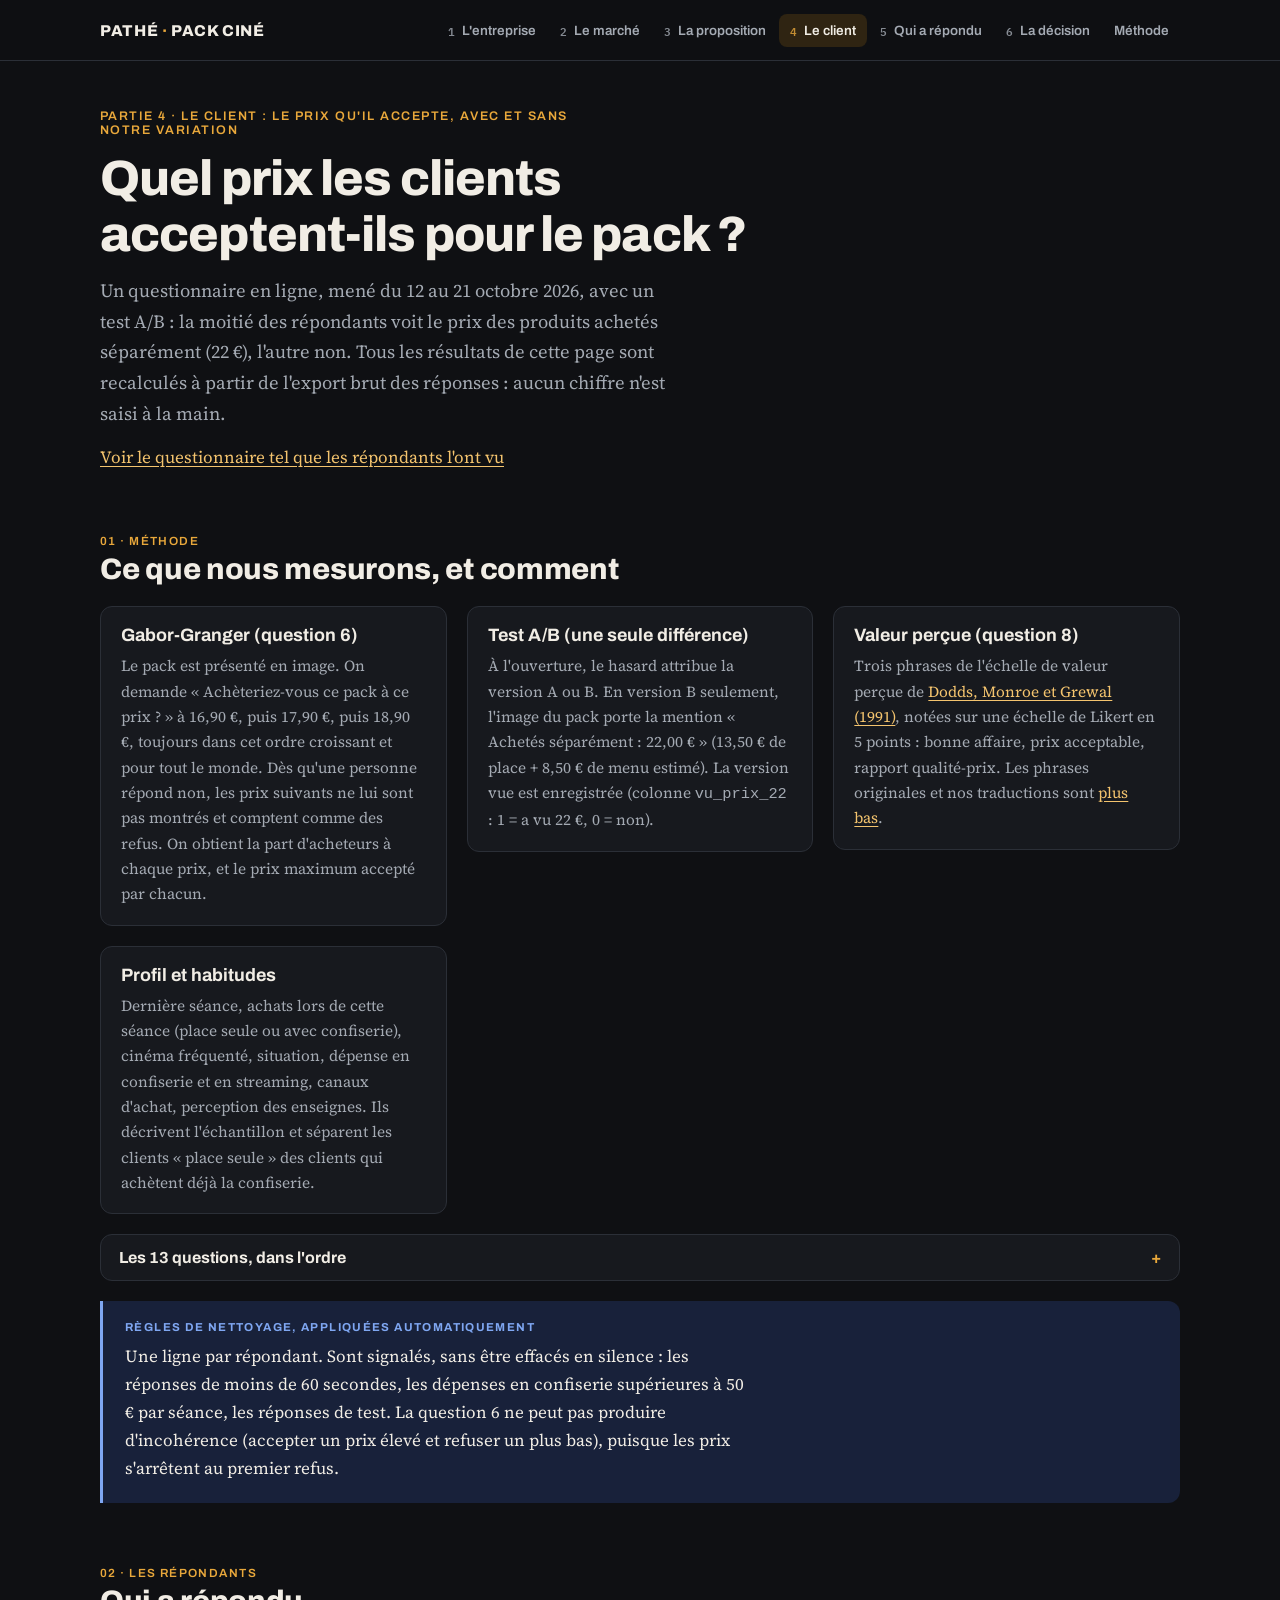
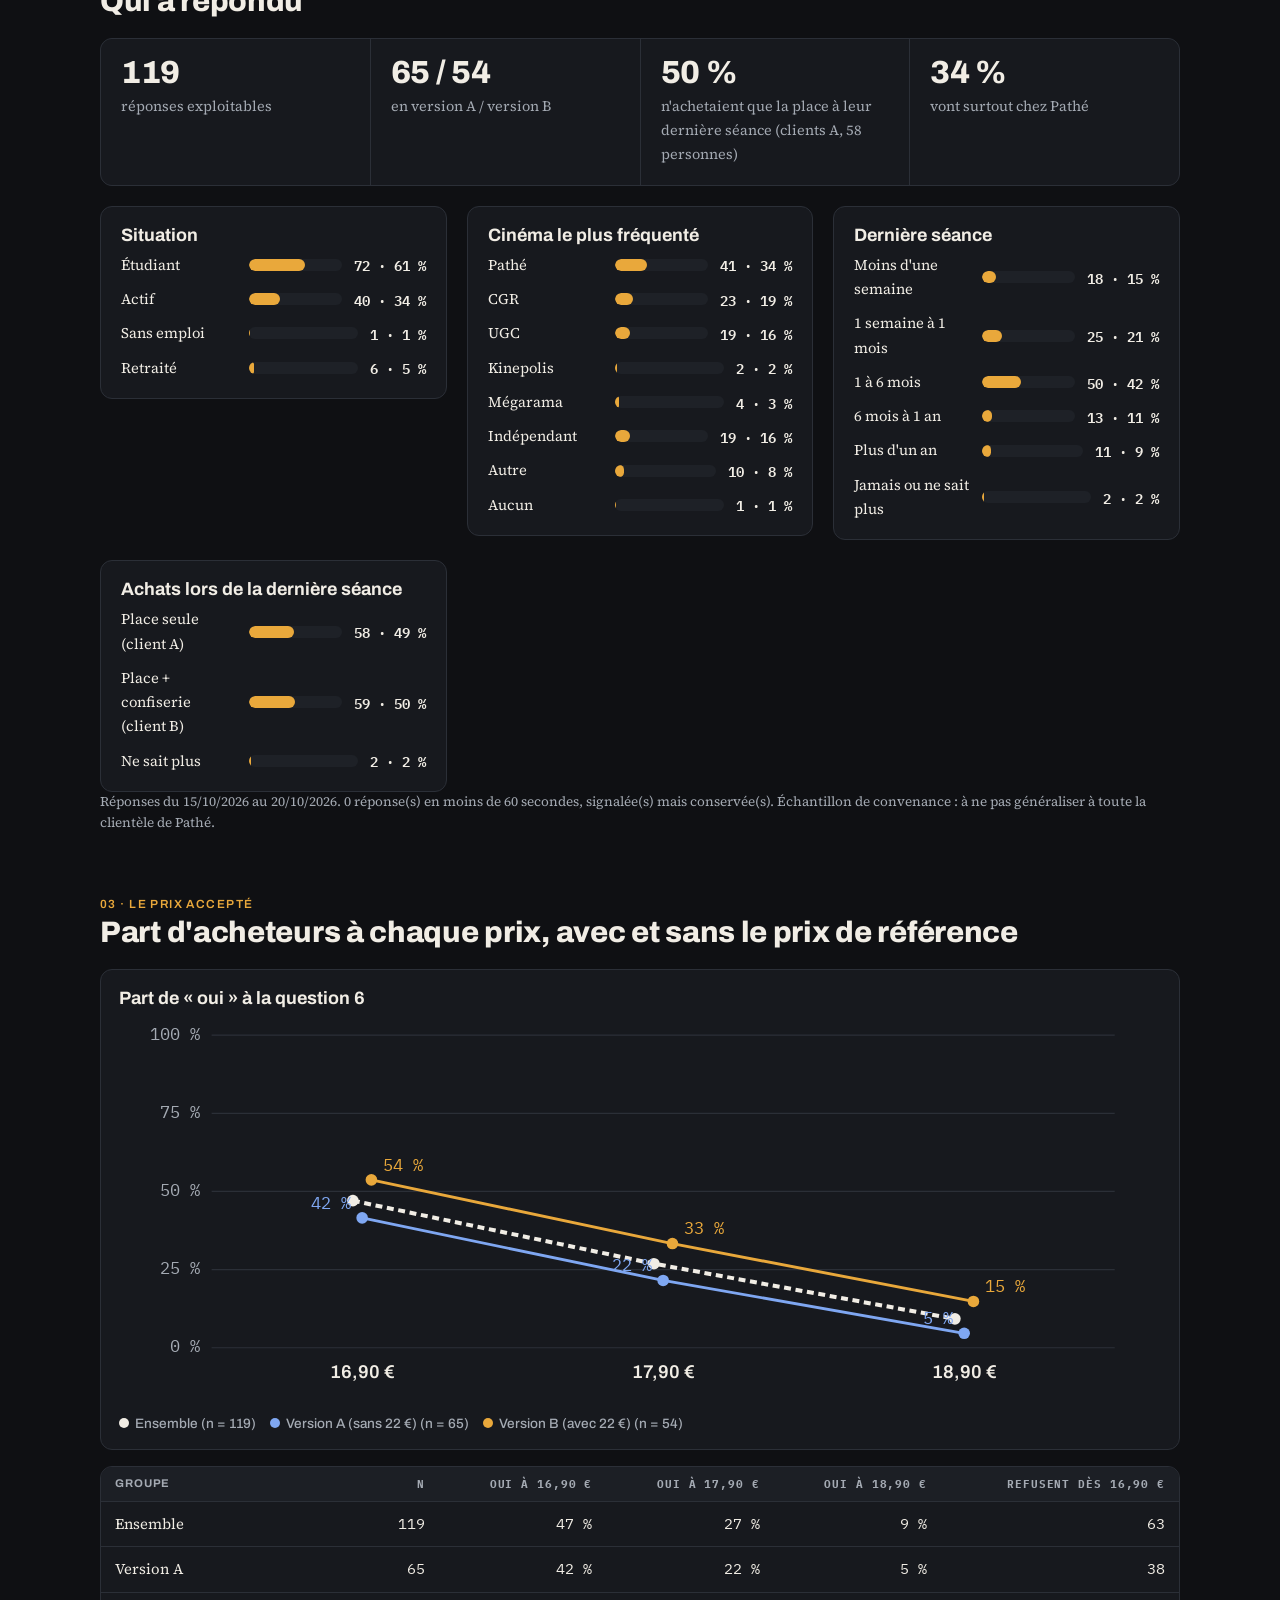
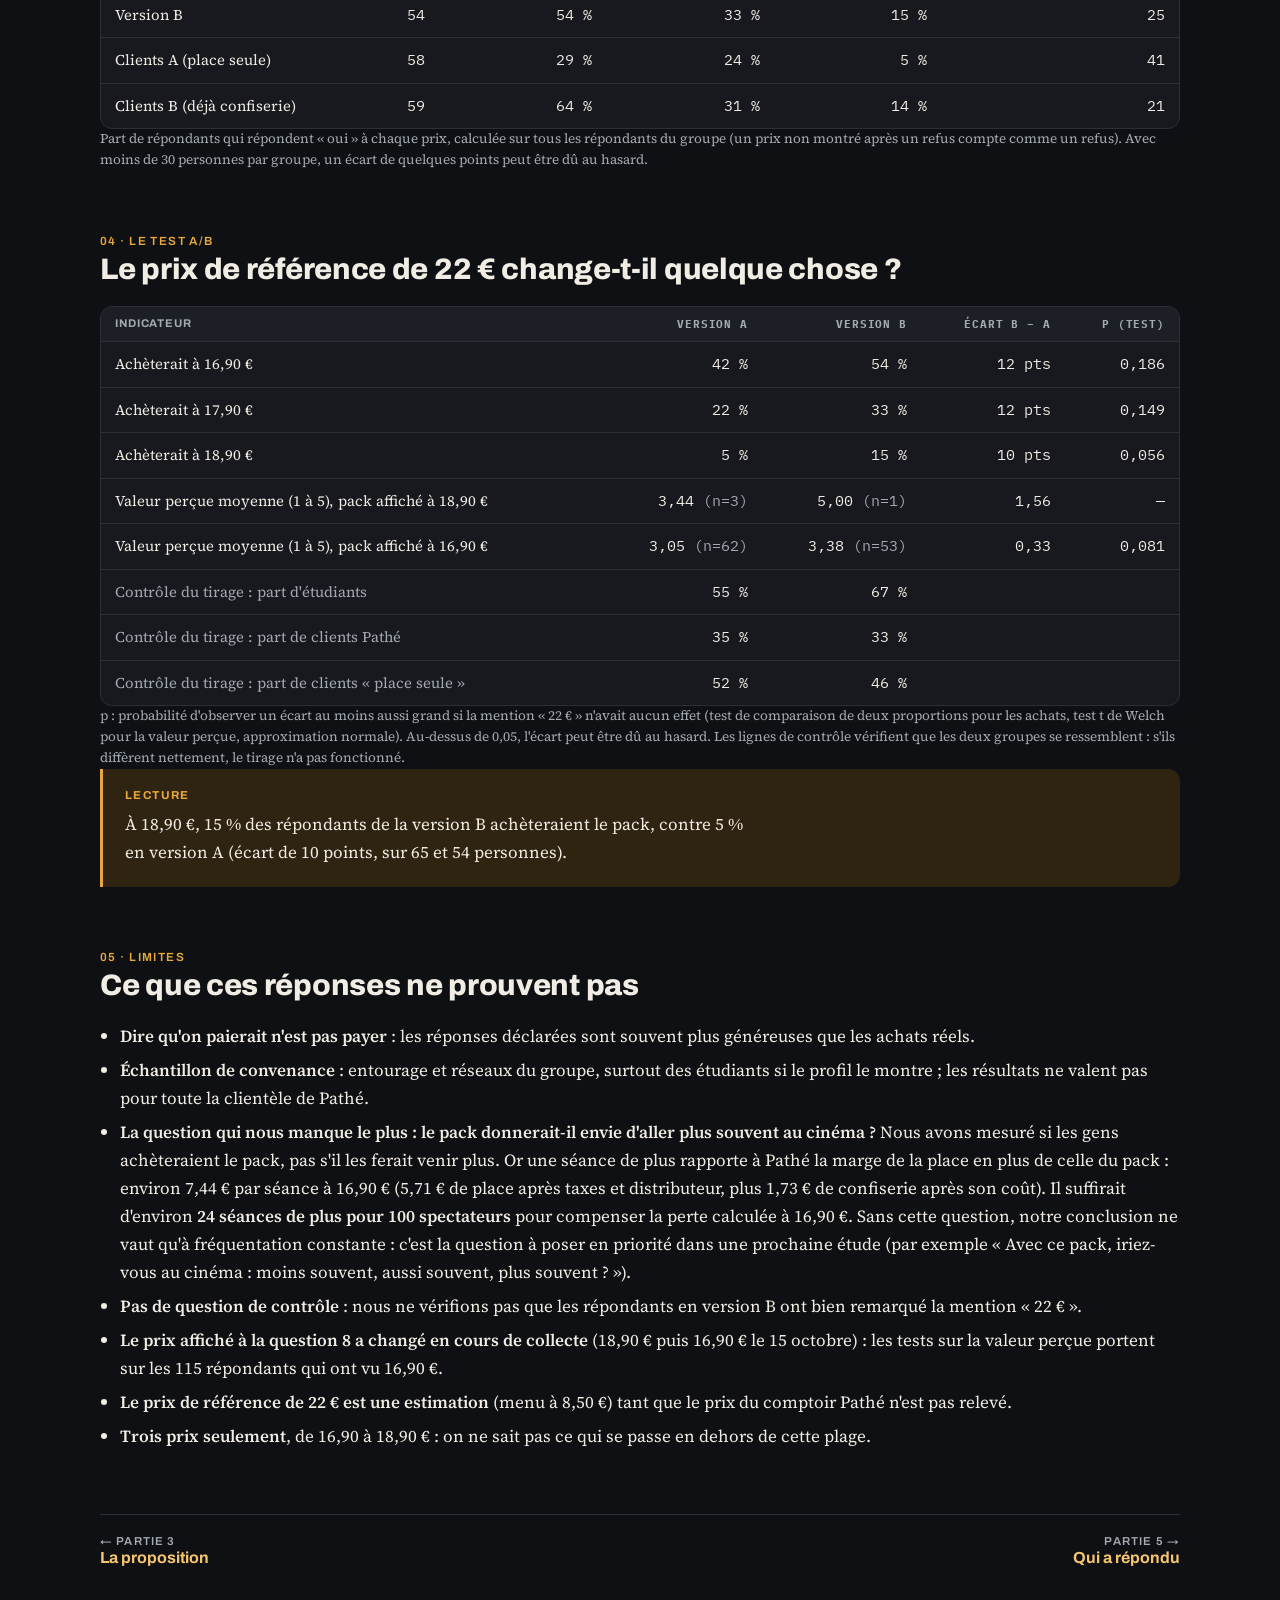
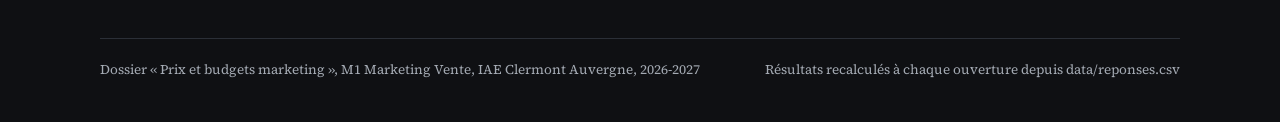
<file: prix-psychologique.html>
<!doctype html>
<html lang="fr"><head>
<meta charset="utf-8">
<meta name="viewport" content="width=device-width,initial-scale=1">
<title>4 · Le client · Dossier Pathé</title>
<link rel="preconnect" href="https://fonts.googleapis.com">
<link rel="stylesheet" href="https://fonts.googleapis.com/css2?family=Archivo:wght@500;600;700;800&amp;family=IBM+Plex+Mono:wght@400;500;600&amp;family=Source+Serif+4:opsz,wght@8..60,400;8..60,600&amp;display=swap">
<link rel="stylesheet" href="style.css">
<style>
.bar-row{display:grid;grid-template-columns:minmax(0,38%) minmax(60px,1fr) auto;gap:12px;align-items:center;font-size:.92rem}
.bar-row .track{display:block;height:12px;background:var(--raise);border-radius:999px;overflow:hidden}
.bar-row .fill{display:block;height:100%;background:var(--accent);border-radius:999px}
@media (max-width:520px){.bar-row{grid-template-columns:1fr 64px}.bar-row .track{grid-column:1/-1;grid-row:2}}
.bar-row .val{font:600 .86rem var(--mono);text-align:right;white-space:nowrap}
.bars{display:grid;gap:10px}
.empty{color:var(--muted);font-style:italic}
#bloc-cm3>h3{margin:36px 0 12px;color:var(--accent-ink)}#bloc-cm3>h3:first-child{margin-top:8px}
#ggChart text{font-size:15px}#ggChart .lbl{font-size:16px}
</style>
</head>
<body>
<header class="top"><div class="top-in">
  <a class="brand" href="index.html">Pathé <span>·</span> pack ciné</a>
  <nav class="nav" aria-label="Parties du dossier">
    <a href="entreprise.html"><b>1</b>L'entreprise</a>
    <a href="marche.html"><b>2</b>Le marché</a>
    <a href="couts.html"><b>3</b>La proposition</a>
    <a href="prix-psychologique.html" aria-current="page"><b>4</b>Le client</a>
    <a href="statistiques.html"><b>5</b>Qui a répondu</a>
    <a href="recommandation.html"><b>6</b>La décision</a>
    <a href="sources.html">Méthode</a>
  </nav>
</div></header>

<main>
  <div class="hero">
    <p class="eyebrow">Partie 4 · Le client : le prix qu'il accepte, avec et sans notre variation</p>
    <h1>Quel prix les clients acceptent-ils pour le pack ?</h1>
    <p class="lede">Un questionnaire en ligne, mené du 12 au 21 octobre 2026, avec un test A/B : la moitié des répondants voit le prix des produits achetés séparément (22 €), l'autre non. Tous les résultats de cette page sont recalculés à partir de l'export brut des réponses : aucun chiffre n'est saisi à la main.</p>
    <p><a href="questionnaire.html">Voir le questionnaire tel que les répondants l'ont vu</a></p>
  </div>

  <section aria-labelledby="methode">
    <div class="sec-head"><span class="num">01 · Méthode</span><h2 id="methode">Ce que nous mesurons, et comment</h2></div>
    <div class="two">
      <div class="card"><h3>Gabor-Granger (question 6)</h3><p>Le pack est présenté en image. On demande « Achèteriez-vous ce pack à ce prix ? » à 16,90 €, puis 17,90 €, puis 18,90 €, toujours dans cet ordre croissant et pour tout le monde. Dès qu'une personne répond non, les prix suivants ne lui sont pas montrés et comptent comme des refus. On obtient la part d'acheteurs à chaque prix, et le prix maximum accepté par chacun.</p></div>
      <div class="card"><h3>Test A/B (une seule différence)</h3><p>À l'ouverture, le hasard attribue la version A ou B. En version B seulement, l'image du pack porte la mention « Achetés séparément : 22,00 € » (13,50 € de place + 8,50 € de menu estimé). La version vue est enregistrée (colonne <code>vu_prix_22</code> : 1 = a vu 22 €, 0 = non).</p></div>
      <div class="card"><h3>Valeur perçue (question 8)</h3><p>Trois phrases de l'échelle de valeur perçue de <a href="https://doi.org/10.2307/3172866">Dodds, Monroe et Grewal (1991)</a>, notées sur une échelle de Likert en 5 points : bonne affaire, prix acceptable, rapport qualité-prix. Les phrases originales et nos traductions sont <a href="#dodds">plus bas</a>.</p></div>
      <div class="card"><h3>Profil et habitudes</h3><p>Dernière séance, achats lors de cette séance (place seule ou avec confiserie), cinéma fréquenté, situation, dépense en confiserie et en streaming, canaux d'achat, perception des enseignes. Ils décrivent l'échantillon et séparent les clients « place seule » des clients qui achètent déjà la confiserie.</p></div>
    </div>
    <details>
      <summary>Les 13 questions, dans l'ordre</summary>
      <div class="inner">
        <div class="scroll"><table>
          <thead><tr><th>N°</th><th>Question</th><th>Réponse</th><th>À quoi elle sert</th></tr></thead>
          <tbody>
            <tr><td>1</td><td>Quand êtes-vous allé au cinéma pour la dernière fois ?</td><td>6 modalités, de moins d'une semaine à jamais</td><td>Décrire l'échantillon, repérer les non-spectateurs</td></tr>
            <tr><td>2</td><td>Lors de cette dernière séance, qu'avez-vous acheté ?</td><td>Choix multiple : place, pop-corn, autres snacks, boissons, produits dérivés</td><td>Séparer les clients A (place seule) et B (déjà avec confiserie) : le calcul de rentabilité en dépend</td></tr>
            <tr><td>3</td><td>Avec qui allez-vous au cinéma ?</td><td>Choix multiple</td><td>Profil</td></tr>
            <tr><td>4</td><td>Dans quel cinéma allez-vous le plus souvent ?</td><td>Choix unique</td><td>Part de clients Pathé dans l'échantillon</td></tr>
            <tr><td>5</td><td>Quelle est votre situation ?</td><td>Choix unique</td><td>Profil, comparaison des groupes A et B</td></tr>
            <tr><td>—</td><td>Présentation de l'offre (version A ou B)</td><td>—</td><td>La seule différence entre les deux groupes</td></tr>
            <tr><td>6</td><td>Achèteriez-vous ce pack à ce prix ? (16,90, 17,90, 18,90 €)</td><td>Oui / non, prix par prix</td><td>Gabor-Granger : part d'acheteurs par prix</td></tr>
            <tr><td>7</td><td>Est-ce que ces avantages vous donnent envie d'acheter le pack ?</td><td>Matrice : pas du tout, un peu, beaucoup</td><td>Pourquoi un pack : économie, praticité, file d'attente</td></tr>
            <tr><td>8</td><td>Êtes-vous d'accord avec ces phrases ? (pack affiché avec son prix)</td><td>Likert 5 points</td><td>Valeur perçue, comparée entre A et B</td></tr>
            <tr><td>9</td><td>Comment achetez-vous votre place ?</td><td>Matrice : jamais à toujours</td><td>Canal où vendre le pack</td></tr>
            <tr><td>10</td><td>Quelle enseigne est la moins chère ? la plus agréable ?</td><td>Choix unique</td><td>Positionnement perçu de Pathé</td></tr>
            <tr><td>11</td><td>Combien dépensez-vous en confiserie par séance ?</td><td>Montant en €</td><td>Prix de référence réel du client</td></tr>
            <tr><td>12-13</td><td>Abonnements de streaming et montant mensuel</td><td>Choix multiple, montant en €</td><td>Le prix de référence d'un divertissement à domicile</td></tr>
          </tbody>
        </table></div>
        <p class="caption">Changement en cours de collecte : le prix du pack affiché à la question 8 est passé de 18,90 € à 16,90 € le 15 octobre 2026. La colonne <code>prix_pack_affiche</code> permet de séparer les deux groupes ; les résultats de la question 8 sont donnés pour chacun.</p>
      </div>
    </details>
    <div class="callout info">
      <span class="label">Règles de nettoyage, appliquées automatiquement</span>
      <p>Une ligne par répondant. Sont signalés, sans être effacés en silence : les réponses de moins de 60 secondes, les dépenses en confiserie supérieures à 50 € par séance, les réponses de test. La question 6 ne peut pas produire d'incohérence (accepter un prix élevé et refuser un plus bas), puisque les prix s'arrêtent au premier refus.</p>
    </div>
  </section>

  <section aria-labelledby="qui" id="resultats">
    <div class="sec-head"><span class="num">02 · Les répondants</span><h2 id="qui">Qui a répondu</h2></div>
    <div id="etat" class="todo-box" hidden="">
      <strong>Réponses en cours d'import</strong>
      <p>Cette partie se remplit à partir du fichier <code>data/reponses.csv</code> (export de l'onglet « reponses » de la feuille Google Sheets, menu Fichier › Télécharger › CSV). Tant que le fichier n'est pas déposé, aucun résultat n'est affiché : nous n'inventons pas de chiffres.</p>
    </div>
    <div id="bloc-qui">
      <div class="kpis" id="kpi-qui"><div class="kpi-box"><span class="kpi">119</span><p>réponses exploitables</p></div><div class="kpi-box"><span class="kpi">65 / 54</span><p>en version A / version B</p></div><div class="kpi-box"><span class="kpi">50 %</span><p>n'achetaient que la place à leur dernière séance (clients A, 58 personnes)</p></div><div class="kpi-box"><span class="kpi">34 %</span><p>vont surtout chez Pathé</p></div></div>
      <div class="two" style="margin-top:20px">
        <div class="card"><h3>Situation</h3><div class="bars" id="b-situation"><div class="bar-row"><span>Étudiant</span><span class="track"><span class="fill" style="width:60.50420168067227%"></span></span><span class="val">72 · 61 %</span></div><div class="bar-row"><span>Actif</span><span class="track"><span class="fill" style="width:33.61344537815126%"></span></span><span class="val">40 · 34 %</span></div><div class="bar-row"><span>Sans emploi</span><span class="track"><span class="fill" style="width:0.8403361344537815%"></span></span><span class="val">1 · 1 %</span></div><div class="bar-row"><span>Retraité</span><span class="track"><span class="fill" style="width:5.042016806722689%"></span></span><span class="val">6 · 5 %</span></div></div></div>
        <div class="card"><h3>Cinéma le plus fréquenté</h3><div class="bars" id="b-cinema"><div class="bar-row"><span>Pathé</span><span class="track"><span class="fill" style="width:34.45378151260504%"></span></span><span class="val">41 · 34 %</span></div><div class="bar-row"><span>CGR</span><span class="track"><span class="fill" style="width:19.327731092436977%"></span></span><span class="val">23 · 19 %</span></div><div class="bar-row"><span>UGC</span><span class="track"><span class="fill" style="width:15.966386554621847%"></span></span><span class="val">19 · 16 %</span></div><div class="bar-row"><span>Kinepolis</span><span class="track"><span class="fill" style="width:1.680672268907563%"></span></span><span class="val">2 · 2 %</span></div><div class="bar-row"><span>Mégarama</span><span class="track"><span class="fill" style="width:3.361344537815126%"></span></span><span class="val">4 · 3 %</span></div><div class="bar-row"><span>Indépendant</span><span class="track"><span class="fill" style="width:15.966386554621847%"></span></span><span class="val">19 · 16 %</span></div><div class="bar-row"><span>Autre</span><span class="track"><span class="fill" style="width:8.403361344537815%"></span></span><span class="val">10 · 8 %</span></div><div class="bar-row"><span>Aucun</span><span class="track"><span class="fill" style="width:0.8403361344537815%"></span></span><span class="val">1 · 1 %</span></div></div></div>
        <div class="card"><h3>Dernière séance</h3><div class="bars" id="b-seance"><div class="bar-row"><span>Moins d'une semaine</span><span class="track"><span class="fill" style="width:15.126050420168067%"></span></span><span class="val">18 · 15 %</span></div><div class="bar-row"><span>1 semaine à 1 mois</span><span class="track"><span class="fill" style="width:21.008403361344538%"></span></span><span class="val">25 · 21 %</span></div><div class="bar-row"><span>1 à 6 mois</span><span class="track"><span class="fill" style="width:42.016806722689076%"></span></span><span class="val">50 · 42 %</span></div><div class="bar-row"><span>6 mois à 1 an</span><span class="track"><span class="fill" style="width:10.92436974789916%"></span></span><span class="val">13 · 11 %</span></div><div class="bar-row"><span>Plus d'un an</span><span class="track"><span class="fill" style="width:9.243697478991598%"></span></span><span class="val">11 · 9 %</span></div><div class="bar-row"><span>Jamais ou ne sait plus</span><span class="track"><span class="fill" style="width:1.680672268907563%"></span></span><span class="val">2 · 2 %</span></div></div></div>
        <div class="card"><h3>Achats lors de la dernière séance</h3><div class="bars" id="b-type"><div class="bar-row"><span>Place seule (client A)</span><span class="track"><span class="fill" style="width:48.739495798319325%"></span></span><span class="val">58 · 49 %</span></div><div class="bar-row"><span>Place + confiserie (client B)</span><span class="track"><span class="fill" style="width:49.57983193277311%"></span></span><span class="val">59 · 50 %</span></div><div class="bar-row"><span>Ne sait plus</span><span class="track"><span class="fill" style="width:1.680672268907563%"></span></span><span class="val">2 · 2 %</span></div></div></div>
      </div>
      <p class="caption" id="cap-qui">Réponses du 15/10/2026 au 20/10/2026. 0 réponse(s) en moins de 60 secondes, signalée(s) mais conservée(s). Échantillon de convenance : à ne pas généraliser à toute la clientèle de Pathé.</p>
    </div>
  </section>

  <section aria-labelledby="gg">
    <div class="sec-head"><span class="num">03 · Le prix accepté</span><h2 id="gg">Part d'acheteurs à chaque prix, avec et sans le prix de référence</h2></div>
    <div id="bloc-gg">
      <div class="chart"><h3>Part de « oui » à la question 6</h3><svg id="ggChart" viewBox="0 0 900 340" role="img" aria-label="Part de répondants qui achèteraient le pack à 16,90, 17,90 et 18,90 euros, versions A et B"><line class="grid" x1="80" x2="860" y1="290" y2="290"></line><text x="70" y="294" text-anchor="end">0 %</text><line class="grid" x1="80" x2="860" y1="222.5" y2="222.5"></line><text x="70" y="226.5" text-anchor="end">25 %</text><line class="grid" x1="80" x2="860" y1="155" y2="155"></line><text x="70" y="159" text-anchor="end">50 %</text><line class="grid" x1="80" x2="860" y1="87.5" y2="87.5"></line><text x="70" y="91.5" text-anchor="end">75 %</text><line class="grid" x1="80" x2="860" y1="20" y2="20"></line><text x="70" y="24" text-anchor="end">100 %</text><text x="210" y="316" text-anchor="middle" class="lbl">16,90 €</text><text x="470" y="316" text-anchor="middle" class="lbl">17,90 €</text><text x="730" y="316" text-anchor="middle" class="lbl">18,90 €</text><polyline points="202,162.94117647058823 462,217.39495798319328 722,265.0420168067227" fill="none" stroke="var(--ink)" stroke-width="3.5" stroke-dasharray="6 4"></polyline><circle cx="202" cy="162.94117647058823" r="5" fill="var(--ink)"></circle><circle cx="462" cy="217.39495798319328" r="5" fill="var(--ink)"></circle><circle cx="722" cy="265.0420168067227" r="5" fill="var(--ink)"></circle><polyline points="210,177.84615384615384 470,231.84615384615384 730,277.53846153846155" fill="none" stroke="var(--c-a)" stroke-width="2.5" stroke-dasharray=""></polyline><circle cx="210" cy="177.84615384615384" r="5" fill="var(--c-a)"></circle><text x="200" y="169.84615384615384" text-anchor="end" style="fill:var(--c-a)">42 %</text><circle cx="470" cy="231.84615384615384" r="5" fill="var(--c-a)"></circle><text x="460" y="223.84615384615384" text-anchor="end" style="fill:var(--c-a)">22 %</text><circle cx="730" cy="277.53846153846155" r="5" fill="var(--c-a)"></circle><text x="720" y="269.53846153846155" text-anchor="end" style="fill:var(--c-a)">5 %</text><polyline points="218,144.99999999999997 478,200 738,250" fill="none" stroke="var(--c-b)" stroke-width="2.5" stroke-dasharray=""></polyline><circle cx="218" cy="144.99999999999997" r="5" fill="var(--c-b)"></circle><text x="228" y="136.99999999999997" text-anchor="start" style="fill:var(--c-b)">54 %</text><circle cx="478" cy="200" r="5" fill="var(--c-b)"></circle><text x="488" y="192" text-anchor="start" style="fill:var(--c-b)">33 %</text><circle cx="738" cy="250" r="5" fill="var(--c-b)"></circle><text x="748" y="242" text-anchor="start" style="fill:var(--c-b)">15 %</text></svg><div class="legend" id="ggLegend"><span><span class="dot" style="background:var(--ink)"></span>Ensemble (n = 119)</span><span><span class="dot" style="background:var(--c-a)"></span>Version A (sans 22 €) (n = 65)</span><span><span class="dot" style="background:var(--c-b)"></span>Version B (avec 22 €) (n = 54)</span></div></div>
      <div class="scroll" style="margin-top:16px"><table id="ggTable"><thead><tr><th>Groupe</th><th class="n">n</th><th class="n">Oui à 16,90 €</th><th class="n">Oui à 17,90 €</th><th class="n">Oui à 18,90 €</th><th class="n">Refusent dès 16,90 €</th></tr></thead><tbody>
    <tr><td>Ensemble</td><td class="n">119</td><td class="n">47 %</td><td class="n">27 %</td><td class="n">9 %</td><td class="n">63</td></tr><tr><td>Version A</td><td class="n">65</td><td class="n">42 %</td><td class="n">22 %</td><td class="n">5 %</td><td class="n">38</td></tr><tr><td>Version B</td><td class="n">54</td><td class="n">54 %</td><td class="n">33 %</td><td class="n">15 %</td><td class="n">25</td></tr><tr><td>Clients A (place seule)</td><td class="n">58</td><td class="n">29 %</td><td class="n">24 %</td><td class="n">5 %</td><td class="n">41</td></tr><tr><td>Clients B (déjà confiserie)</td><td class="n">59</td><td class="n">64 %</td><td class="n">31 %</td><td class="n">14 %</td><td class="n">21</td></tr></tbody></table></div>
      <p class="caption" id="cap-gg">Part de répondants qui répondent « oui » à chaque prix, calculée sur tous les répondants du groupe (un prix non montré après un refus compte comme un refus). Avec moins de 30 personnes par groupe, un écart de quelques points peut être dû au hasard.</p>
    </div>
    <p class="empty" id="vide-gg" hidden="">En attente des réponses.</p>
  </section>

  <section aria-labelledby="ab">
    <div class="sec-head"><span class="num">04 · Le test A/B</span><h2 id="ab">Le prix de référence de 22 € change-t-il quelque chose ?</h2></div>
    <div id="bloc-ab">
      <div class="scroll"><table id="abTable"><thead><tr><th>Indicateur</th><th class="n">Version A</th><th class="n">Version B</th><th class="n">Écart B − A</th><th class="n">p (test)</th></tr></thead><tbody><tr><td>Achèterait à 16,90 €</td><td class="n">42 %</td><td class="n">54 %</td><td class="n">12 pts</td><td class="n">0,186</td></tr><tr><td>Achèterait à 17,90 €</td><td class="n">22 %</td><td class="n">33 %</td><td class="n">12 pts</td><td class="n">0,149</td></tr><tr><td>Achèterait à 18,90 €</td><td class="n">5 %</td><td class="n">15 %</td><td class="n">10 pts</td><td class="n">0,056</td></tr><tr><td>Valeur perçue moyenne (1 à 5), pack affiché à 18,90 €</td><td class="n">3,44 <span class="muted">(n=3)</span></td><td class="n">5,00 <span class="muted">(n=1)</span></td><td class="n">1,56</td><td class="n">—</td></tr><tr><td>Valeur perçue moyenne (1 à 5), pack affiché à 16,90 €</td><td class="n">3,05 <span class="muted">(n=62)</span></td><td class="n">3,38 <span class="muted">(n=53)</span></td><td class="n">0,33</td><td class="n">0,081</td></tr><tr><td class="muted">Contrôle du tirage : part d'étudiants</td><td class="n">55 %</td><td class="n">67 %</td><td class="n" colspan="2"></td></tr><tr><td class="muted">Contrôle du tirage : part de clients Pathé</td><td class="n">35 %</td><td class="n">33 %</td><td class="n" colspan="2"></td></tr><tr><td class="muted">Contrôle du tirage : part de clients « place seule »</td><td class="n">52 %</td><td class="n">46 %</td><td class="n" colspan="2"></td></tr></tbody></table></div>
      <p class="caption" id="cap-ab">p : probabilité d'observer un écart au moins aussi grand si la mention « 22 € » n'avait aucun effet (test de comparaison de deux proportions pour les achats, test t de Welch pour la valeur perçue, approximation normale). Au-dessus de 0,05, l'écart peut être dû au hasard. Les lignes de contrôle vérifient que les deux groupes se ressemblent : s'ils diffèrent nettement, le tirage n'a pas fonctionné.</p>
      <div class="callout" id="lecture-ab"><span class="label">Lecture</span><p>À 18,90 €, 15 % des répondants de la version B achèteraient le pack, contre 5 % en version A (écart de 10 points, sur 65 et 54 personnes). </p></div>
    </div>
    <p class="empty" id="vide-ab" hidden="">En attente des réponses.</p>
  </section>

  <section aria-labelledby="limites">
    <div class="sec-head"><span class="num">05 · Limites</span><h2 id="limites">Ce que ces réponses ne prouvent pas</h2></div>
    <ul>
      <li><strong>Dire qu'on paierait n'est pas payer</strong> : les réponses déclarées sont souvent plus généreuses que les achats réels.</li>
      <li><strong>Échantillon de convenance</strong> : entourage et réseaux du groupe, surtout des étudiants si le profil le montre ; les résultats ne valent pas pour toute la clientèle de Pathé.</li>
      <li><strong>La question qui nous manque le plus : le pack donnerait-il envie d'aller plus souvent au cinéma ?</strong> Nous avons mesuré si les gens achèteraient le pack, pas s'il les ferait venir plus. Or une séance de plus rapporte à Pathé la marge de la place en plus de celle du pack : <span id="lim-visite">environ 7,44 €</span> par séance à 16,90 € (<span id="lim-detail">5,71 € de place après taxes et distributeur, plus 1,73 € de confiserie après son coût</span>). Il suffirait d'environ <strong><span id="lim-n">24</span> séances de plus pour 100 spectateurs</strong> pour compenser la perte calculée à 16,90 €. Sans cette question, notre conclusion ne vaut qu'à fréquentation constante : c'est la question à poser en priorité dans une prochaine étude (par exemple « Avec ce pack, iriez-vous au cinéma : moins souvent, aussi souvent, plus souvent ? »).</li>
      <li><strong>Pas de question de contrôle</strong> : nous ne vérifions pas que les répondants en version B ont bien remarqué la mention « 22 € ».</li>
      <li><strong>Le prix affiché à la question 8 a changé en cours de collecte</strong> (18,90 € puis 16,90 € le 15 octobre) : les tests sur la valeur perçue portent sur les 115 répondants qui ont vu 16,90 €.</li>
      <li><strong>Le prix de référence de 22 € est une estimation</strong> (menu à 8,50 €) tant que le prix du comptoir Pathé n'est pas relevé.</li>
      <li><strong>Trois prix seulement</strong>, de 16,90 à 18,90 € : on ne sait pas ce qui se passe en dehors de cette plage.</li>
    </ul>
  </section>

  <nav class="next" aria-label="Pages voisines">
    <a href="couts.html"><small>← Partie 3</small>La proposition</a>
    <a href="statistiques.html" style="text-align:right"><small>Partie 5 →</small>Qui a répondu</a>
  </nav>
</main>

<footer>
  <span>Dossier « Prix et budgets marketing », M1 Marketing Vente, IAE Clermont Auvergne, 2026-2027</span>
  <span>Résultats recalculés à chaque ouverture depuis data/reponses.csv</span>
</footer>







<script src="modele.js"></script></body></html>
</file>
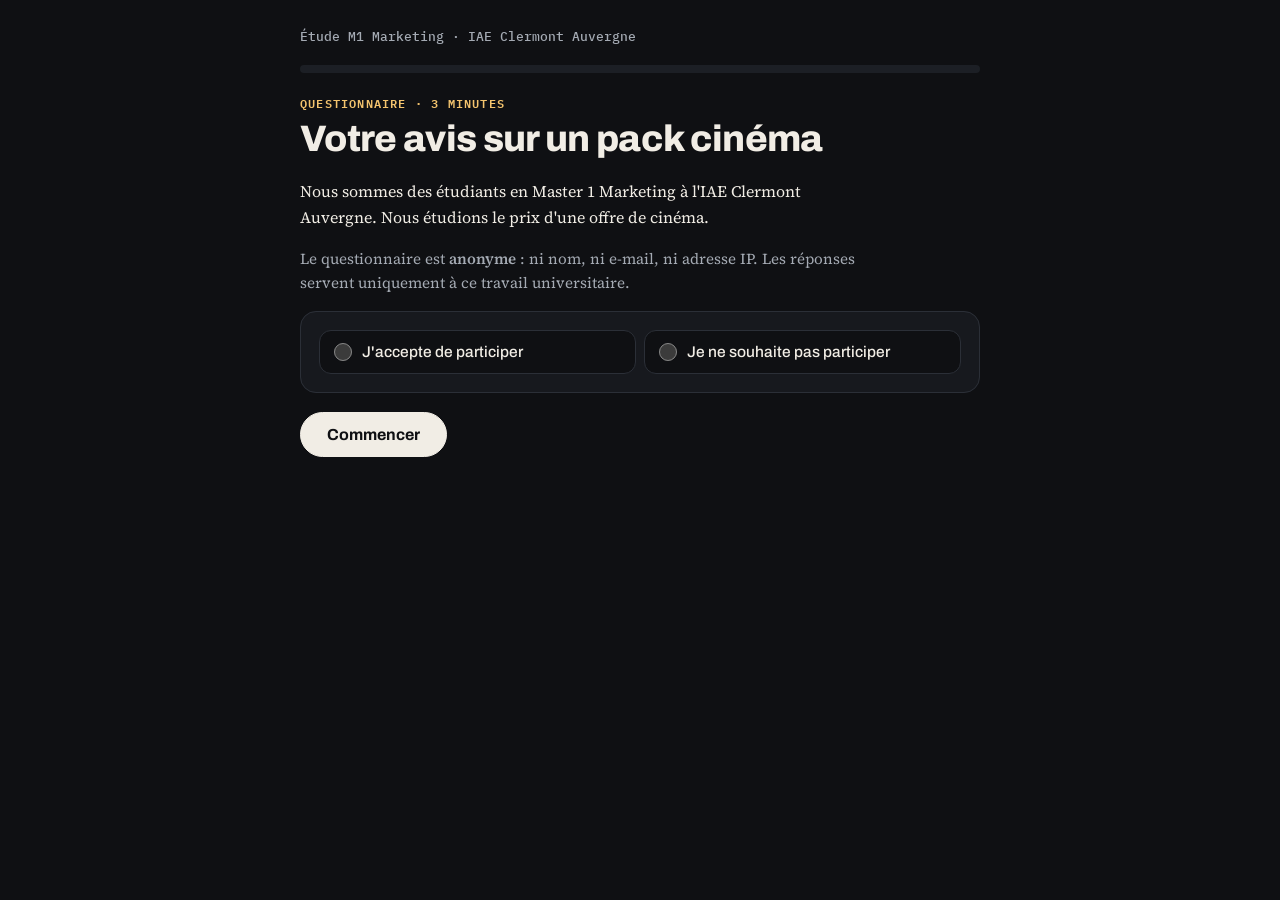
<file: questionnaire.html>
<!doctype html>
<html lang="fr">
<head>
<meta charset="utf-8">
<meta name="viewport" content="width=device-width,initial-scale=1">
<title>Votre avis sur un pack cinéma</title>
<link rel="preconnect" href="https://fonts.googleapis.com">
<link rel="stylesheet" href="https://fonts.googleapis.com/css2?family=Archivo:wght@500;600;700;800&family=IBM+Plex+Mono:wght@400;500;600&family=Source+Serif+4:opsz,wght@8..60,400;8..60,600&display=swap">
<link rel="stylesheet" href="style.css">
<style>
body{padding:0 16px;font-family:var(--display)}
.q-wrap{max-width:680px;margin:0 auto;padding-block:28px 64px;display:grid;gap:20px}
.q-top{display:flex;justify-content:space-between;align-items:center;gap:12px;font:500 .8rem var(--mono);color:var(--muted)}
.bar{height:8px;background:var(--soft);border-radius:999px;overflow:hidden}
.bar span{display:block;height:100%;background:var(--accent);width:0;border-radius:999px;transition:width .3s}
@media (prefers-reduced-motion:reduce){.bar span{transition:none}}
.testmode{font:500 .78rem var(--mono);background:var(--accent-soft);color:var(--accent-ink);border-radius:8px;padding:8px 12px}

.step{display:grid;gap:16px}
.step-head{display:grid;gap:6px;margin-bottom:4px}
.step-head .kicker{font:600 .75rem var(--mono);letter-spacing:.1em;text-transform:uppercase;color:var(--accent-ink)}
.step h1{font:800 clamp(1.7rem,4.5vw,2.3rem)/1.1 var(--display);margin:0}
.step h2{font:800 1.45rem/1.2 var(--display);margin:0}
.step p{margin:0;font:400 1rem/1.6 var(--body);color:var(--ink)}
.step .hint{color:var(--muted);font-size:.95rem}

/* une question = une carte */
.qcard{background:var(--surface);border:1px solid var(--line);border-radius:16px;padding:18px;display:grid;gap:12px;margin:0}
fieldset.qcard{min-width:0}
.qtitle{display:flex;gap:12px;align-items:flex-start;font:700 1.05rem/1.35 var(--display);color:var(--ink);float:left;width:100%;padding:0;margin-bottom:12px}
.qtitle + *{clear:both}
.qnum{flex:none;display:grid;place-items:center;width:30px;height:30px;border-radius:999px;background:var(--accent);color:#fff;font:800 .9rem var(--display)}
.qsub{display:block;font:400 .88rem/1.4 var(--body);color:var(--muted);margin-top:2px}

.choices{display:grid;grid-template-columns:repeat(auto-fit,minmax(200px,1fr));gap:8px}
.choice{display:flex;gap:10px;align-items:center;background:var(--bg);border:1.5px solid var(--line);border-radius:12px;padding:11px 14px;cursor:pointer;font:500 .97rem/1.3 var(--display);transition:border-color .15s,background .15s}
.choice:hover{border-color:var(--muted)}
.choice:has(input:checked){border-color:var(--accent);background:var(--accent-soft)}
.choice input{accent-color:var(--accent);width:18px;height:18px;flex:none;margin:0}
.sub{font:700 .92rem var(--display);color:var(--muted);margin-top:4px}
.other{font:500 1rem var(--display);padding:11px 14px;border:1.5px solid var(--line);border-radius:12px;background:var(--bg);color:var(--ink);width:100%}

.euro{display:flex;align-items:center;gap:10px}
.euro input{font:700 1.2rem var(--mono);width:150px;padding:11px 14px;border:1.5px solid var(--line);border-radius:12px;background:var(--bg);color:var(--ink)}
.euro span{font:700 1.15rem var(--mono);color:var(--muted)}

/* échelle de 1 à 7 */
.lk-group{display:grid;gap:10px}
.lk-group h3{font:700 .8rem var(--mono);letter-spacing:.08em;text-transform:uppercase;color:var(--muted);margin:6px 0 0}
.lk-item{background:var(--bg);border:1px solid var(--line);border-radius:12px;padding:12px 14px;display:grid;gap:10px}
.lk-item .txt{font:600 .98rem/1.35 var(--display)}
.s7{display:grid;grid-template-columns:repeat(5,1fr);gap:8px}
.s7 label{display:grid;place-items:center;height:40px;border:1.5px solid var(--line);border-radius:10px;cursor:pointer;font:700 .95rem var(--mono);background:var(--surface);transition:border-color .15s,background .15s}
.s7 label:hover{border-color:var(--muted)}
.s7 label:has(input:checked){border-color:var(--accent);background:var(--accent);color:#fff}
.s7 input{position:absolute;opacity:0;pointer-events:none}
.s7 label:has(input:focus-visible){outline:2px solid var(--accent);outline-offset:2px}
.legend7{display:flex;justify-content:space-between;font:500 .78rem var(--mono);color:var(--muted);padding:0 2px}

/* tableaux */
.mx{display:grid;gap:6px}
.mx-row{display:grid;grid-template-columns:minmax(0,1.5fr) repeat(var(--cols),minmax(0,1fr));gap:4px;align-items:center;background:var(--bg);border:1px solid var(--line);border-radius:12px;padding:10px 12px}
.mx-head{background:none;border:0;padding:0 12px;font:600 .72rem/1.2 var(--mono);color:var(--muted);text-align:center}
.mx-l{font:600 .95rem/1.3 var(--display)}
.mx-row label{display:grid;place-items:center;padding:6px 0;cursor:pointer}
.mx-row input{accent-color:var(--accent);width:20px;height:20px}
@media (max-width:480px){.mx-row{grid-template-columns:minmax(0,1.2fr) repeat(var(--cols),minmax(0,1fr));padding:10px 8px}.mx-head{font-size:.62rem;padding:0 8px}.mx-l{font-size:.88rem}}

/* Gabor-Granger */
.gg-row{display:flex;justify-content:space-between;align-items:center;gap:12px;background:var(--bg);border:1.5px solid var(--line);border-radius:12px;padding:12px 14px}
.gg-row .p{font:800 1.25rem var(--mono)}
.gg-row .yn{display:flex;gap:8px}
.gg-row .yn label{display:flex;gap:6px;align-items:center;border:1.5px solid var(--line);border-radius:999px;padding:7px 16px;cursor:pointer;font:600 .95rem var(--display);background:var(--surface)}
.gg-row .yn label:has(input:checked){border-color:var(--accent);background:var(--accent-soft)}

/* l'offre */
.offer{background:var(--surface);border:2px solid var(--accent);border-radius:16px;padding:20px;display:grid;gap:12px}
.offer .name{font:800 1.3rem var(--display);text-align:center}
.o-row{display:grid;grid-template-columns:1fr auto 1fr auto 1fr;align-items:start;gap:6px;text-align:center}
.o-item{display:grid;justify-items:center;gap:2px}
.o-item strong{font:700 1rem var(--display)}
.o-item span:last-child{font-size:.8rem;color:var(--muted);line-height:1.3}
.o-ic svg{width:58px;height:58px;display:block}
.o-plus{font:800 1.6rem var(--display);color:var(--accent-ink);padding-top:16px}
.o-price{justify-self:center;font:800 1.6rem var(--display);background:var(--ink);color:var(--bg);border-radius:999px;padding:4px 20px}
.offer .small{font-size:.85rem;color:var(--muted);text-align:center}
.offer .ref{justify-self:center;text-align:center;font:700 1rem var(--display);color:var(--accent-ink);background:var(--accent-soft);border-radius:999px;padding:7px 16px}
@media (max-width:420px){.o-ic svg{width:46px;height:46px}.o-plus{font-size:1.3rem;padding-top:10px}}

.choices.col{grid-template-columns:1fr}
.lk-group{display:grid;gap:18px}
.lk-item .txt{display:block;font-weight:600;margin-bottom:8px}
.lk7{display:grid;grid-template-columns:repeat(5,1fr);gap:6px}
.lk7 label{display:grid;place-items:center;text-align:center;min-height:52px;padding:6px 4px;border:1.5px solid var(--line);border-radius:10px;cursor:pointer;font:600 .78rem/1.2 var(--display);background:var(--surface);transition:border-color .15s,background .15s}
.lk7 label:hover{border-color:var(--muted)}
.lk7 label:has(input:checked){border-color:var(--accent);background:var(--accent);color:#fff}
.lk7 input{position:absolute;opacity:0;pointer-events:none}
.lk7 label:has(input:focus-visible){outline:2px solid var(--accent);outline-offset:2px}
@media (max-width:700px){.lk7{grid-template-columns:1fr}.lk7 label{min-height:0;padding:10px 12px;place-items:start;text-align:left;font-size:.92rem}}.sd-group{display:grid;gap:18px}
.sd-item .txt{display:block;font-weight:600;margin-bottom:8px}
.sd{display:grid;grid-template-columns:1fr auto 1fr;align-items:center;gap:12px}
.sd-end{font-size:.86rem;color:var(--muted);line-height:1.25}
.sd-end.neg{text-align:right}
.sd-dots{display:flex;gap:6px}
.sd-dots label{cursor:pointer;display:grid;place-items:center;width:34px;height:34px}
.sd-dots input{position:absolute;opacity:0;pointer-events:none}
.sd-dots span{width:24px;height:24px;border-radius:50%;border:2px solid var(--line);background:var(--surface);transition:border-color .15s,background .15s,transform .15s}
.sd-dots label:hover span{border-color:var(--muted)}
.sd-dots input:checked+span{background:var(--accent);border-color:var(--accent);transform:scale(1.12)}
.sd-dots input:focus-visible+span{outline:2px solid var(--accent);outline-offset:2px}
@media (max-width:620px){.sd{grid-template-columns:1fr 1fr;gap:6px 10px}.sd-dots{grid-column:1/-1;grid-row:2;justify-content:space-between}.sd-end.neg{text-align:left}.sd-end.pos{text-align:right}.sd-dots label{width:auto;flex:1}}.gg-row[hidden]{display:none}.err{color:var(--bad);font:600 .95rem var(--display);min-height:1.2em;margin:0}
.nav-q{display:flex;justify-content:space-between;gap:10px}
.btn{font:700 1rem var(--display);border-radius:999px;padding:13px 26px;cursor:pointer;border:1.5px solid var(--ink);background:var(--ink);color:var(--bg)}
.btn.ghost{background:none;color:var(--ink);border-color:var(--line)}
.btn:focus-visible{outline:2px solid var(--accent);outline-offset:2px}
.btn[hidden]{display:none}
</style>
</head>
<body>
<div class="q-wrap">
  <div class="q-top"><span>Étude M1 Marketing · IAE Clermont Auvergne</span><span id="count"></span></div>
  <div class="bar" aria-hidden="true"><span id="progress"></span></div>
  <div id="testmode" class="testmode" hidden>Mode test : les réponses ne sont pas envoyées (adresse d'enregistrement non configurée).</div>
  <form id="form" novalidate>
    <div id="steps"></div>
    <p class="err" id="err" role="alert"></p>
    <div class="nav-q">
      <button type="button" class="btn ghost" id="prev">Retour</button>
      <button type="submit" class="btn" id="next">Commencer</button>
    </div>
  </form>
</div>

<script>
/* ================== RÉGLAGES DU GROUPE ================== */
const CONFIG = {
  // Adresse de l'application Google Apps Script qui enregistre dans Google Sheets (voir prix-psychologique.html).
  ENDPOINT: "https://script.google.com/macros/s/AKfycbyvD-00uuhXcXurZtePV09qsy3-6L_hXOkmc0BoLtAec18zW_ufGWmQSkpBK8UQIQGH/exec",
  // Prix de référence montré dans la version B : place plein tarif + menu, achetés séparément.
  // À METTRE À JOUR après le relevé en caisse (13,50 € + prix réel du menu).
  PRIX_SEPARES: 22.00,
  // Prix testés en Gabor-Granger. Affichés du plus petit au plus grand, un par un : on passe au suivant seulement après un « oui ».
  GG_PRIX: [18.90, 17.90, 16.90],
  // Prix du pack montré au moment des phrases à noter (identique en version A et B).
  PRIX_PACK: 16.90
};
/* ======================================================== */

const fmt = v => v.toLocaleString("fr-FR", { minimumFractionDigits: 2, maximumFractionDigits: 2 }) + " €";
const rid = () => (window.crypto && crypto.randomUUID ? crypto.randomUUID() : String(Date.now()) + Math.random().toString(16).slice(2));
const isAmount = v => /^\d+(\.\d+)?$/.test(v) && Number(v) <= 500;

// Test A/B : tirage au sort à l'ouverture, une seule fois par répondant
const VERSION = Math.random() < 0.5 ? "A" : "B";
const START = Date.now();
const answers = { id: rid(), version: VERSION };

/* ---------- l'offre en image ---------- */
const ICONS = {
  ticket: `<svg viewBox="0 0 64 64" aria-hidden="true"><path d="M8 18h48v8a6 6 0 0 0 0 12v8H8v-8a6 6 0 0 0 0-12z" fill="var(--accent-soft)" stroke="var(--accent-ink)" stroke-width="3" stroke-linejoin="round"/><path d="M40 20v24" stroke="var(--accent-ink)" stroke-width="2.5" stroke-dasharray="3 4"/><path d="M18 30h14M18 36h10" stroke="var(--accent-ink)" stroke-width="3" stroke-linecap="round"/></svg>`,
  popcorn: `<svg viewBox="0 0 64 64" aria-hidden="true"><circle cx="22" cy="20" r="7" fill="#F6E7CB" stroke="var(--accent-ink)" stroke-width="2.5"/><circle cx="32" cy="15" r="8" fill="#F6E7CB" stroke="var(--accent-ink)" stroke-width="2.5"/><circle cx="42" cy="20" r="7" fill="#F6E7CB" stroke="var(--accent-ink)" stroke-width="2.5"/><path d="M14 24h36l-5 32H19z" fill="#fff" stroke="var(--accent-ink)" stroke-width="3" stroke-linejoin="round"/><path d="M26 24l2 32M38 24l-2 32" stroke="#C9372C" stroke-width="4"/></svg>`,
  drink: `<svg viewBox="0 0 64 64" aria-hidden="true"><path d="M36 6l-4 14" stroke="var(--accent-ink)" stroke-width="3" stroke-linecap="round"/><path d="M18 20h28l-4 38H22z" fill="#CFE3F7" stroke="var(--accent-ink)" stroke-width="3" stroke-linejoin="round"/><path d="M16 20h32" stroke="var(--accent-ink)" stroke-width="4" stroke-linecap="round"/><path d="M21 34h22" stroke="var(--accent-ink)" stroke-width="2" opacity=".6"/></svg>`
};
function offerHTML(withPrice) {
  const item = (icon, title, sub) => `<div class="o-item"><span class="o-ic">${ICONS[icon]}</span><strong>${title}</strong><span>${sub}</span></div>`;
  return `<div class="offer" aria-label="Pack Ciné Pathé : 1 place de cinéma, 1 popcorn moyen et 1 boisson de 50 centilitres">
    <span class="name">Pack Ciné Pathé</span>
    <div class="o-row">
      ${item("ticket", "1 place", "hors IMAX et 4DX")}
      <span class="o-plus" aria-hidden="true">+</span>
      ${item("popcorn", "1 popcorn", "moyen, sucré ou salé")}
      <span class="o-plus" aria-hidden="true">+</span>
      ${item("drink", "1 boisson", "50 cl")}
    </div>
    <span class="small">Tous les jours, chez Pathé · en ligne ou en caisse</span>
    ${withPrice ? `<span class="o-price">${fmt(CONFIG.PRIX_PACK)}</span>` : ""}
    ${VERSION === "B" ? `<span class="ref">Achetés séparément : ${fmt(CONFIG.PRIX_SEPARES)}</span>` : ""}
  </div>`;
}

/* ---------- briques d'interface : une question = une carte ---------- */
const title = (num, label, sub) => `<legend class="qtitle"><span class="qnum">${num}</span><span>${label}${sub ? `<span class="qsub">${sub}</span>` : ""}</span></legend>`;
const choices = (name, opts, type = "radio") => `<div class="choices">${opts.map((o, i) => `<label class="choice"><input type="${type}" name="${name}" value="${o[0]}" id="${name}-${i}"> ${o[1]}</label>`).join("")}</div>`;
const question = (num, name, label, opts, sub) => `<fieldset class="qcard">${title(num, label, sub)}${choices(name, opts)}</fieldset>`;
const checks = (num, name, label, opts, sub) => `<fieldset class="qcard">${title(num, label, sub)}${choices(name, opts, "checkbox")}</fieldset>`;
const euro = (num, name, label, sub) => `<fieldset class="qcard">${title(num, label, sub)}<div class="euro"><input type="text" inputmode="decimal" autocomplete="off" placeholder="0,00" id="${name}" name="${name}" data-money="1" aria-label="Montant en euros"><span>€</span></div></fieldset>`;
const scale7 = (name, label) => `<div class="lk-item" role="radiogroup" aria-label="${label}"><span class="txt">${label}</span>
  <div class="s7">${[1, 2, 3, 4, 5].map(v => `<label><input type="radio" name="${name}" value="${v}"><span>${v}</span></label>`).join("")}</div></div>`;
const matrix = (num, label, rows, cols, sub) => `<fieldset class="qcard">${title(num, label, sub)}
  <div class="mx" style="--cols:${cols.length}">
    <div class="mx-row mx-head"><span></span>${cols.map(c => `<span>${c[1]}</span>`).join("")}</div>
    ${rows.map(([name, l]) => `<div class="mx-row"><span class="mx-l">${l}</span>${cols.map(c => `<label aria-label="${l} : ${c[1]}"><input type="radio" name="${name}" value="${c[0]}"></label>`).join("")}</div>`).join("")}
  </div></fieldset>`;
const head = (kicker, h, p) => `<div class="step-head"><span class="kicker">${kicker}</span><h2>${h}</h2>${p ? `<p class="hint">${p}</p>` : ""}</div>`;

/* ---------- briques supplémentaires ---------- */
// Échelle de Likert en 5 points, chaque point nommé
const AGREE5 = [["1", "Pas du tout d'accord"], ["2", "Plutôt pas d'accord"], ["3", "Neutre"], ["4", "Plutôt d'accord"], ["5", "Tout à fait d'accord"]];
const likert5 = (name, label) => `<div class="lk-item" role="radiogroup" aria-label="${label}"><span class="txt">${label}</span>
  <div class="lk7">${AGREE5.map(([v, t]) => `<label><input type="radio" name="${name}" value="${v}"><span>${t}</span></label>`).join("")}</div></div>`;
// Valeur perçue : 3 items de Dodds, Monroe et Grewal (1991, annexe p. 318), traduits et adaptés au pack
const VALEUR = [
  ["vp_bonne_affaire", "Ce pack est une bonne affaire."],
  ["vp_prix_acceptable", "Le prix de ce pack est acceptable."],
  ["vp_qualite_prix", "Ce pack offre un bon rapport qualité-prix."]
];
const column = (name, opts, type = "radio") => `<div class="choices col">${opts.map((o, i) => `<label class="choice"><input type="${type}" name="${name}" value="${o[0]}" id="${name}-${i}"> ${o[1]}</label>`).join("")}</div>`;
const otherField = (name, ph) => `<input class="other" type="text" name="${name}" id="${name}" placeholder="${ph}" maxlength="150" aria-label="Précisez votre réponse">`;
const has = (v, x) => String(v || "").split(";").includes(x);

/* ---------- listes ---------- */
const ENSEIGNES = [["pathe", "Pathé"], ["cgr", "CGR"], ["ugc", "UGC"], ["kinepolis", "Kinepolis"], ["megarama", "Mégarama"], ["independant", "Un cinéma indépendant"]];

const RAISONS = [["rx_economie", "L'économie réalisée"], ["rx_pratique", "Tout acheter en une fois, en ligne"], ["rx_queue", "Ne pas faire la queue au comptoir"]];
const IMPORTANCE = [["pas", "Pas du tout"], ["peu", "Un peu"], ["beaucoup", "Beaucoup"]];
const CANAUX = [["cn_appli", "Application ou site"], ["cn_caisse", "En caisse"], ["cn_carte", "Carte ou comité d'entreprise"]];
const FREQ4 = [["jamais", "Jamais"], ["parfois", "Parfois"], ["souvent", "Souvent"], ["toujours", "Toujours"]];
const GG_ASC = CONFIG.GG_PRIX.slice().sort((a, b) => a - b);   // du plus petit au plus grand

const STEPS = [
  { id: "accueil", button: "Commencer", html: () => `<div class="step">
      <div class="step-head"><span class="kicker">Questionnaire · 3 minutes</span><h1>Votre avis sur un pack cinéma</h1></div>
      <p>Nous sommes des étudiants en Master 1 Marketing à l'IAE Clermont Auvergne. Nous étudions le prix d'une offre de cinéma.</p>
      <p class="hint">Le questionnaire est <strong>anonyme</strong> : ni nom, ni e-mail, ni adresse IP. Les réponses servent uniquement à ce travail universitaire.</p>
      <fieldset class="qcard">${choices("consentement", [["oui", "J'accepte de participer"], ["non", "Je ne souhaite pas participer"]])}</fieldset>
    </div>`,
    check: f => f.consentement ? "" : "Indiquez si vous acceptez de participer.",
    stop: f => f.consentement === "non" },

  { id: "vous", html: () => `<div class="step">
      ${head("Partie 1 sur 5", "Vous et le cinéma")}
      <fieldset class="qcard">${title(1, "Quand êtes-vous allé au cinéma pour la dernière fois ?")}
        ${column("derniere_seance", [["1s", "Il y a moins d'une semaine"], ["1m", "Entre 1 semaine et 1 mois"], ["6m", "Entre 1 et 6 mois"], ["12m", "Entre 6 mois et 1 an"], ["plus", "Il y a plus d'un an"], ["jamais", "Jamais, ou je ne m'en souviens plus"]])}
      </fieldset>
      <fieldset class="qcard">${title(2, "Lors de cette dernière séance, qu'avez-vous acheté ?", "Plusieurs réponses possibles.")}
        ${choices("achats", [["place", "Une place"], ["popcorn", "Du pop-corn"], ["snacks", "D'autres snacks (bonbons, chocolat, nachos…)"], ["boissons", "Des boissons"], ["derives", "Des produits dérivés (affiches, goodies…)"], ["nsp", "Je ne sais plus"]], "checkbox")}
      </fieldset>
      <fieldset class="qcard">${title(3, "Avec qui allez-vous au cinéma ?", "Plusieurs réponses possibles.")}
        ${choices("avec_qui", [["seul", "Seul"], ["couple", "En couple"], ["famille", "En famille"], ["amis", "Entre amis"], ["jamais", "Je n'y vais pas"]], "checkbox")}
      </fieldset>
      ${question(4, "cinema", "Dans quel cinéma allez-vous le plus souvent ?", ENSEIGNES.concat([["autre", "Un autre cinéma"], ["aucun", "Aucun"]]))}
      <fieldset class="qcard">${title(5, "Quelle est votre situation ?")}
        ${choices("situation", [["etudiant", "Étudiant"], ["actif", "Actif"], ["sans_emploi", "Sans emploi"], ["retraite", "Retraité"], ["autre", "Autre"]])}
        ${otherField("situation_autre", "Si « Autre », précisez")}
      </fieldset>
    </div>`,
    check: f => {
      if (!f.derniere_seance) return "Question 1 : choisissez une réponse.";
      if (!f.achats) return "Question 2 : cochez au moins une réponse.";
      if (has(f.achats, "nsp") && f.achats.includes(";")) return "Question 2 : vous avez coché « Je ne sais plus » et un achat, corrigez votre réponse.";
      if (!f.avec_qui) return "Question 3 : cochez au moins une réponse.";
      if (has(f.avec_qui, "jamais") && f.avec_qui.includes(";")) return "Question 3 : vous avez coché « Je n'y vais pas » et une autre réponse, corrigez votre réponse.";
      if (!f.cinema) return "Question 4 : choisissez une réponse.";
      if (!f.situation) return "Question 5 : choisissez une réponse.";
      if (f.situation === "autre" && !f.situation_autre) return "Question 5 : précisez votre situation.";
      return "";
    } },

  { id: "offre", button: "J'ai regardé l'offre", html: () => `<div class="step">
      ${head("Partie 2 sur 5", "Voici l'offre", "Regardez-la bien : les questions suivantes portent sur elle.")}
      ${offerHTML(false)}
    </div>`, check: () => "" },

  { id: "prix", html: () => `<div class="step">
      ${head("Partie 2 sur 5", "Le prix du pack")}
      ${offerHTML(false)}
      <fieldset class="qcard">${title(6, "Achèteriez-vous ce pack à ce prix ?", "Les prix s'affichent l'un après l'autre.")}
        ${GG_ASC.map((p, i) => `<div class="gg-row" data-i="${i}"${i ? " hidden" : ""}><span class="p">${fmt(p)}</span><span class="yn"><label><input type="radio" name="gga_${i}" value="oui"> Oui</label><label><input type="radio" name="gga_${i}" value="non"> Non</label></span></div>`).join("")}
      </fieldset>
      ${matrix(7, "Est-ce que ces avantages vous donnent envie d'acheter le pack ?", RAISONS, IMPORTANCE, "Une réponse par ligne.")}
    </div>`,
    after: () => {
      // Gabor-Granger progressif : on affiche le prix suivant seulement après un « oui »
      const rows = [...stepsEl.querySelectorAll(".gg-row")];
      const update = () => {
        let stop = false;
        rows.forEach((r, i) => {
          const val = (r.querySelector("input:checked") || {}).value;
          if (stop) { r.hidden = true; r.querySelectorAll("input").forEach(x => x.checked = false); return; }
          r.hidden = false;
          if (val !== "oui") stop = true;
        });
      };
      rows.forEach(r => r.addEventListener("change", update));
      update();
    },
    check: f => {
      for (let i = 0; i < GG_ASC.length; i++) {
        const v = f["gga_" + i];
        if (!v) return "Question 6 : répondez oui ou non au prix affiché.";
        if (v === "non") break;
      }
      return RAISONS.every(([n]) => f[n]) ? "" : "Question 7 : répondez à chaque ligne du tableau.";
    } },

  { id: "avis", html: () => `<div class="step">
      ${head("Partie 3 sur 5", `Imaginons ce pack à ${fmt(CONFIG.PRIX_PACK)}`)}
      ${offerHTML(true)}
      <fieldset class="qcard">${title(8, "Êtes-vous d'accord avec ces phrases ?")}<div class="lk-group">${VALEUR.map(([n, l]) => likert5(n, l)).join("")}</div></fieldset>
    </div>`,
    check: f => VALEUR.every(([n]) => f[n]) ? "" : "Question 8 : répondez aux trois phrases." },
  { id: "habitudes", html: () => `<div class="step">
      ${head("Partie 4 sur 5", "Vos habitudes et les cinémas")}
      ${matrix(9, "Comment achetez-vous votre place ?", CANAUX, FREQ4)}
      <fieldset class="qcard">${title(10, "Selon vous, parmi ces enseignes de cinéma, laquelle est…")}
        <span class="sub">a. la moins chère ?</span>
        ${choices("cmp_prix", ENSEIGNES.concat([["nsp", "Je ne sais pas"]]))}
        <span class="sub">b. la plus agréable (confort, image, son) ?</span>
        ${choices("cmp_qualite", ENSEIGNES.concat([["nsp", "Je ne sais pas"]]))}
      </fieldset>
    </div>`,
    check: f => {
      if (!CANAUX.every(([n]) => f[n])) return "Question 9 : répondez à chaque ligne du tableau.";
      if (!f.cmp_prix || !f.cmp_qualite) return "Question 10 : répondez aux parties a et b.";
      return "";
    } },

  { id: "depenses", button: "Envoyer mes réponses", html: () => `<div class="step">
      ${head("Partie 5 sur 5", "Vos dépenses")}
      ${euro(11, "depense", "Combien dépensez-vous en pop-corn, snacks et boissons par séance de cinéma ?", "En moyenne. Écrivez 0 si vous n'en achetez jamais.")}
      <fieldset class="qcard">${title(12, "À quelles plateformes de vidéo êtes-vous abonné ?", "Vous ou votre foyer. Plusieurs réponses possibles.")}
        ${choices("plateformes", [["netflix", "Netflix"], ["disney", "Disney+"], ["prime", "Prime Video"], ["canal", "Canal+"], ["autre", "Une autre"], ["aucune", "Aucune"]], "checkbox")}
        ${otherField("plateformes_autre", "Si « Une autre », précisez laquelle")}
      </fieldset>
      ${euro(13, "depense_streaming", "Combien payez-vous au total par mois pour ces abonnements ?", "Écrivez 0 si vous n'en avez aucun.")}
    </div>`,
    check: f => {
      if (!f.depense || !isAmount(f.depense)) return "Question 11 : indiquez un montant en euros, par exemple 0, 6 ou 8,50.";
      if (!f.plateformes) return "Question 12 : cochez au moins une réponse (ou « Aucune »).";
      if (has(f.plateformes, "aucune") && f.plateformes.includes(";")) return "Question 12 : vous avez coché « Aucune » et une plateforme, corrigez votre réponse.";
      if (has(f.plateformes, "autre") && !f.plateformes_autre) return "Question 12 : précisez quelle autre plateforme.";
      if (!f.depense_streaming || !isAmount(f.depense_streaming)) return "Question 13 : indiquez un montant en euros, par exemple 0 ou 13,99.";
      return "";
    } }
];

/* ---------- moteur ---------- */
const stepsEl = document.getElementById("steps"), errEl = document.getElementById("err");
const nextBtn = document.getElementById("next"), prevBtn = document.getElementById("prev");
let cur = 0;
if (!CONFIG.ENDPOINT) document.getElementById("testmode").hidden = false;

function collect() {
  const f = {};
  stepsEl.querySelectorAll("input").forEach(i => {
    if (i.type === "radio") { if (i.checked) f[i.name] = i.value; }
    else if (i.type === "checkbox") { if (i.checked) f[i.name] = f[i.name] ? f[i.name] + ";" + i.value : i.value; else if (!(i.name in f)) f[i.name] = ""; }
    else if (i.dataset.money) f[i.name] = i.value.trim().replace(/\s|€/g, "").replace(",", ".");
    else f[i.name] = i.value.trim();
  });
  return f;
}
function restore() {
  stepsEl.querySelectorAll("input").forEach(i => {
    const v = answers[i.name];
    if (v == null) return;
    if (i.type === "radio") i.checked = i.value === v;
    else if (i.type === "checkbox") i.checked = has(v, i.value);
    else i.value = v;
  });
}
function render() {
  const s = STEPS[cur];
  stepsEl.innerHTML = s.html();
  restore();
  if (s.after) s.after();
  errEl.textContent = "";
  prevBtn.hidden = cur === 0;
  nextBtn.textContent = s.button || "Suivant";
  document.getElementById("progress").style.width = (cur / STEPS.length * 100) + "%";
  document.getElementById("count").textContent = cur === 0 ? "" : `Page ${cur} sur ${STEPS.length - 1}`;
  window.scrollTo(0, 0);
}
function endScreen(msg) {
  document.getElementById("form").innerHTML = `<div class="step"><div class="step-head"><span class="kicker">Terminé</span><h1>Merci !</h1></div><p>${msg}</p></div>`;
  document.getElementById("progress").style.width = "100%";
  document.getElementById("count").textContent = "";
}

function buildRow() {
  const n = k => (answers[k] === "" || answers[k] == null) ? "" : Number(answers[k]);
  const s = k => answers[k] == null ? "" : answers[k];
  const a = s("achats");
  const confiserie = ["popcorn", "snacks", "boissons"].some(x => has(a, x));
  const row = {
    id: answers.id, horodatage: new Date().toISOString(), version: VERSION,
    derniere_seance: s("derniere_seance"), achats: a,
    achat_place: has(a, "place") ? 1 : 0, achat_popcorn: has(a, "popcorn") ? 1 : 0, achat_snacks: has(a, "snacks") ? 1 : 0,
    achat_boissons: has(a, "boissons") ? 1 : 0, achat_derives: has(a, "derives") ? 1 : 0,
    type_client: has(a, "nsp") ? "" : (confiserie ? "B_avec_confiserie" : "A_sans_confiserie"),
    avec_qui: s("avec_qui"), cinema: s("cinema"),
    situation: s("situation"), situation_autre: answers.situation === "autre" ? s("situation_autre") : ""
  };
  // Gabor-Granger progressif (prix croissants) : un prix non affiché après un « non » compte comme « non »
  let seuil = "";
  GG_ASC.forEach((p, i) => {
    const ok = answers["gga_" + i] === "oui";
    row["gg_" + p.toFixed(2).replace(".", "_")] = ok ? 1 : 0;
    if (ok) seuil = p;
  });
  row.gg_prix_max_accepte = seuil;
  RAISONS.forEach(([k]) => { row[k] = s(k); });
  VALEUR.forEach(([k]) => { row[k] = n(k); });
  CANAUX.forEach(([k]) => { row[k] = s(k); });
  Object.assign(row, {
    cmp_prix: s("cmp_prix"), cmp_qualite: s("cmp_qualite"),
    depense: n("depense"), plateformes: s("plateformes"),
    plateformes_autre: has(answers.plateformes, "autre") ? s("plateformes_autre") : "",
    depense_streaming: n("depense_streaming"),
    // Test A/B : 1 = la personne a vu « Achetés séparément : 22,00 € » (version B), 0 = non (version A)
    vu_prix_22: VERSION === "B" ? 1 : 0,
    prix_separes_affiche: VERSION === "B" ? CONFIG.PRIX_SEPARES : "",
    prix_pack_affiche: CONFIG.PRIX_PACK,
    duree_sec: Math.round((Date.now() - START) / 1000)
  });
  return row;
}
async function send(row) {
  if (!CONFIG.ENDPOINT) { try { const k = "q-test-rows"; const x = JSON.parse(localStorage.getItem(k) || "[]"); x.push(row); localStorage.setItem(k, JSON.stringify(x)); } catch (e) {} console.log("Réponse (mode test) :", row); return true; }
  try {
    await fetch(CONFIG.ENDPOINT, { method: "POST", mode: "no-cors", headers: { "Content-Type": "text/plain;charset=utf-8" }, body: JSON.stringify(row) });
    return true;
  } catch (e) { return false; }
}

document.getElementById("form").addEventListener("submit", async e => {
  e.preventDefault();
  const f = collect();
  const s = STEPS[cur];
  const msg = s.check(f);
  if (msg) { errEl.textContent = msg; return; }
  Object.assign(answers, f);
  if (s.stop && s.stop(f)) { endScreen("Vous avez choisi de ne pas participer. Bonne journée !"); return; }
  if (cur < STEPS.length - 1) { cur++; render(); return; }
  nextBtn.disabled = true; nextBtn.textContent = "Envoi…";
  const ok = await send(buildRow());
  if (ok) endScreen("Vos réponses ont bien été enregistrées. Merci pour votre participation !");
  else { nextBtn.disabled = false; nextBtn.textContent = "Réessayer l'envoi"; errEl.textContent = "L'envoi n'a pas fonctionné. Vérifiez votre connexion internet, puis réessayez."; }
});
prevBtn.addEventListener("click", () => { Object.assign(answers, collect()); if (cur > 0) { cur--; render(); } });
render();

</script>
</body>
</html>
</file>
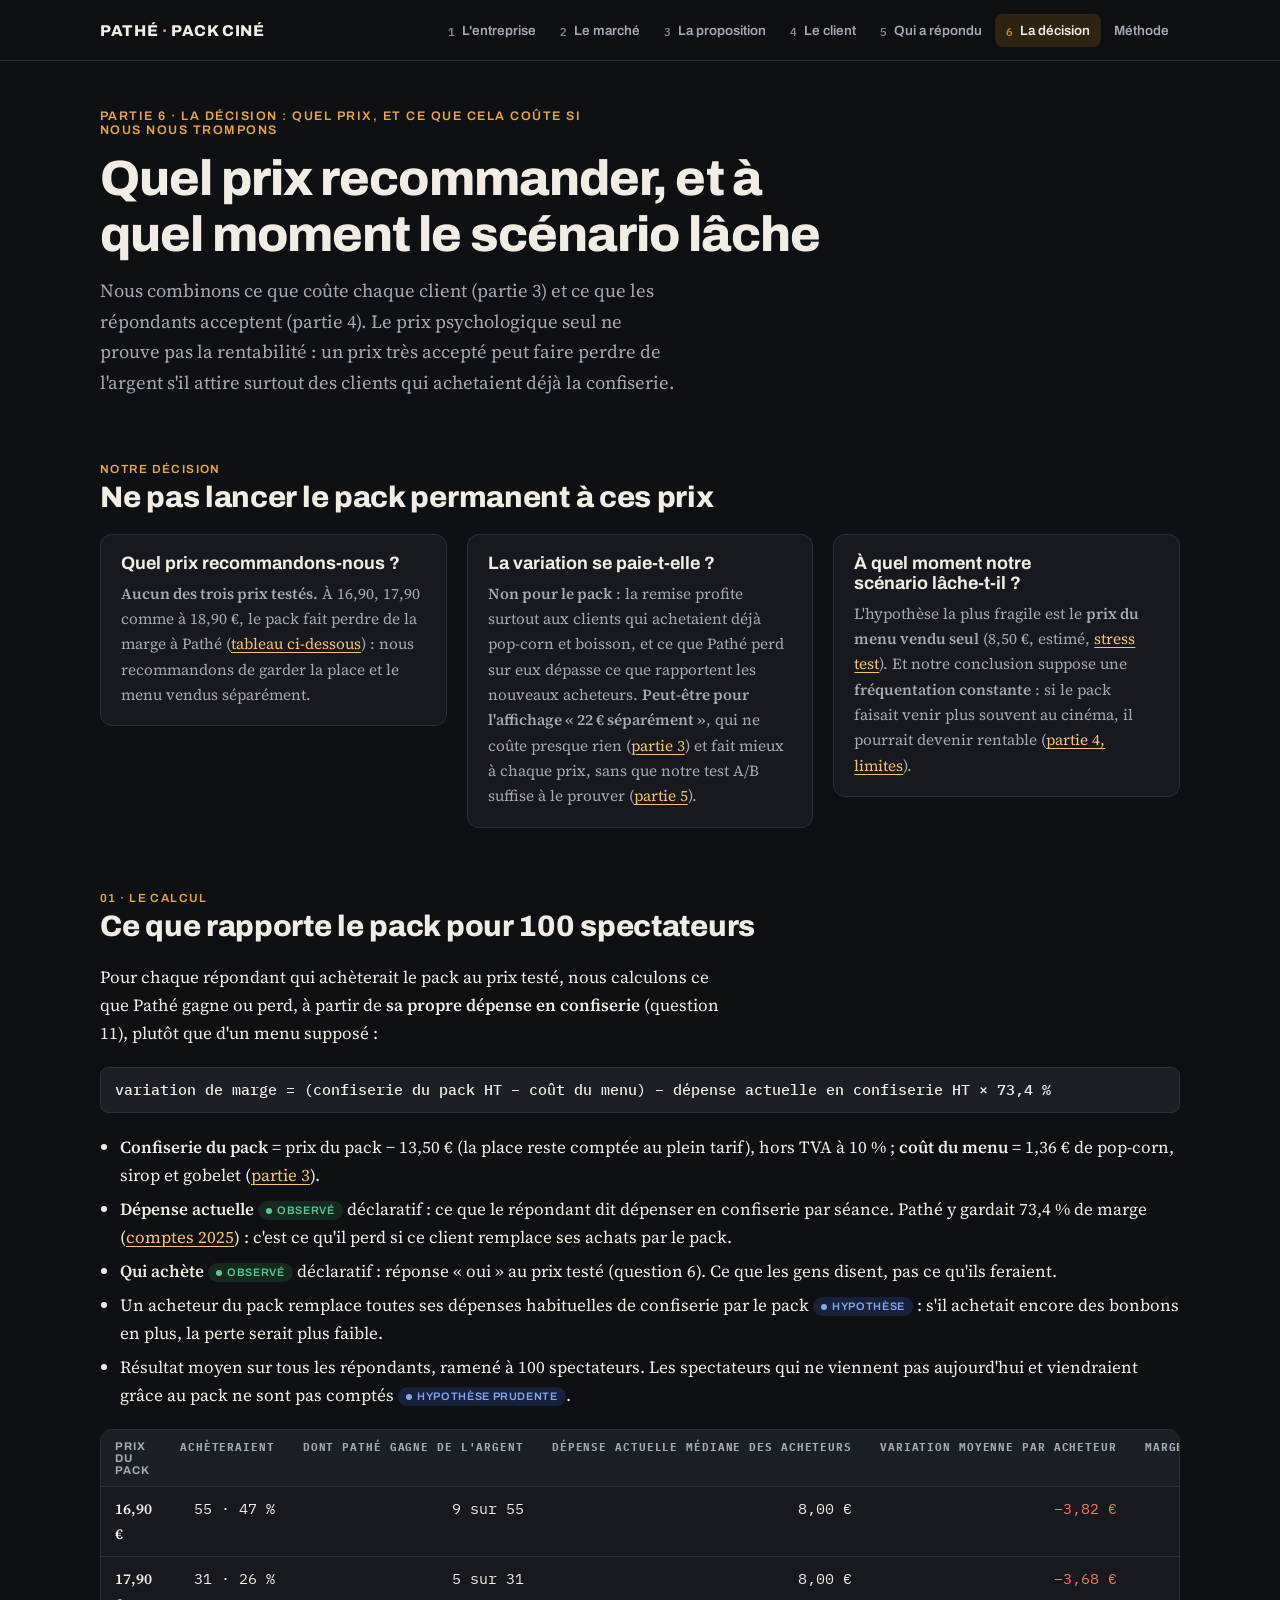
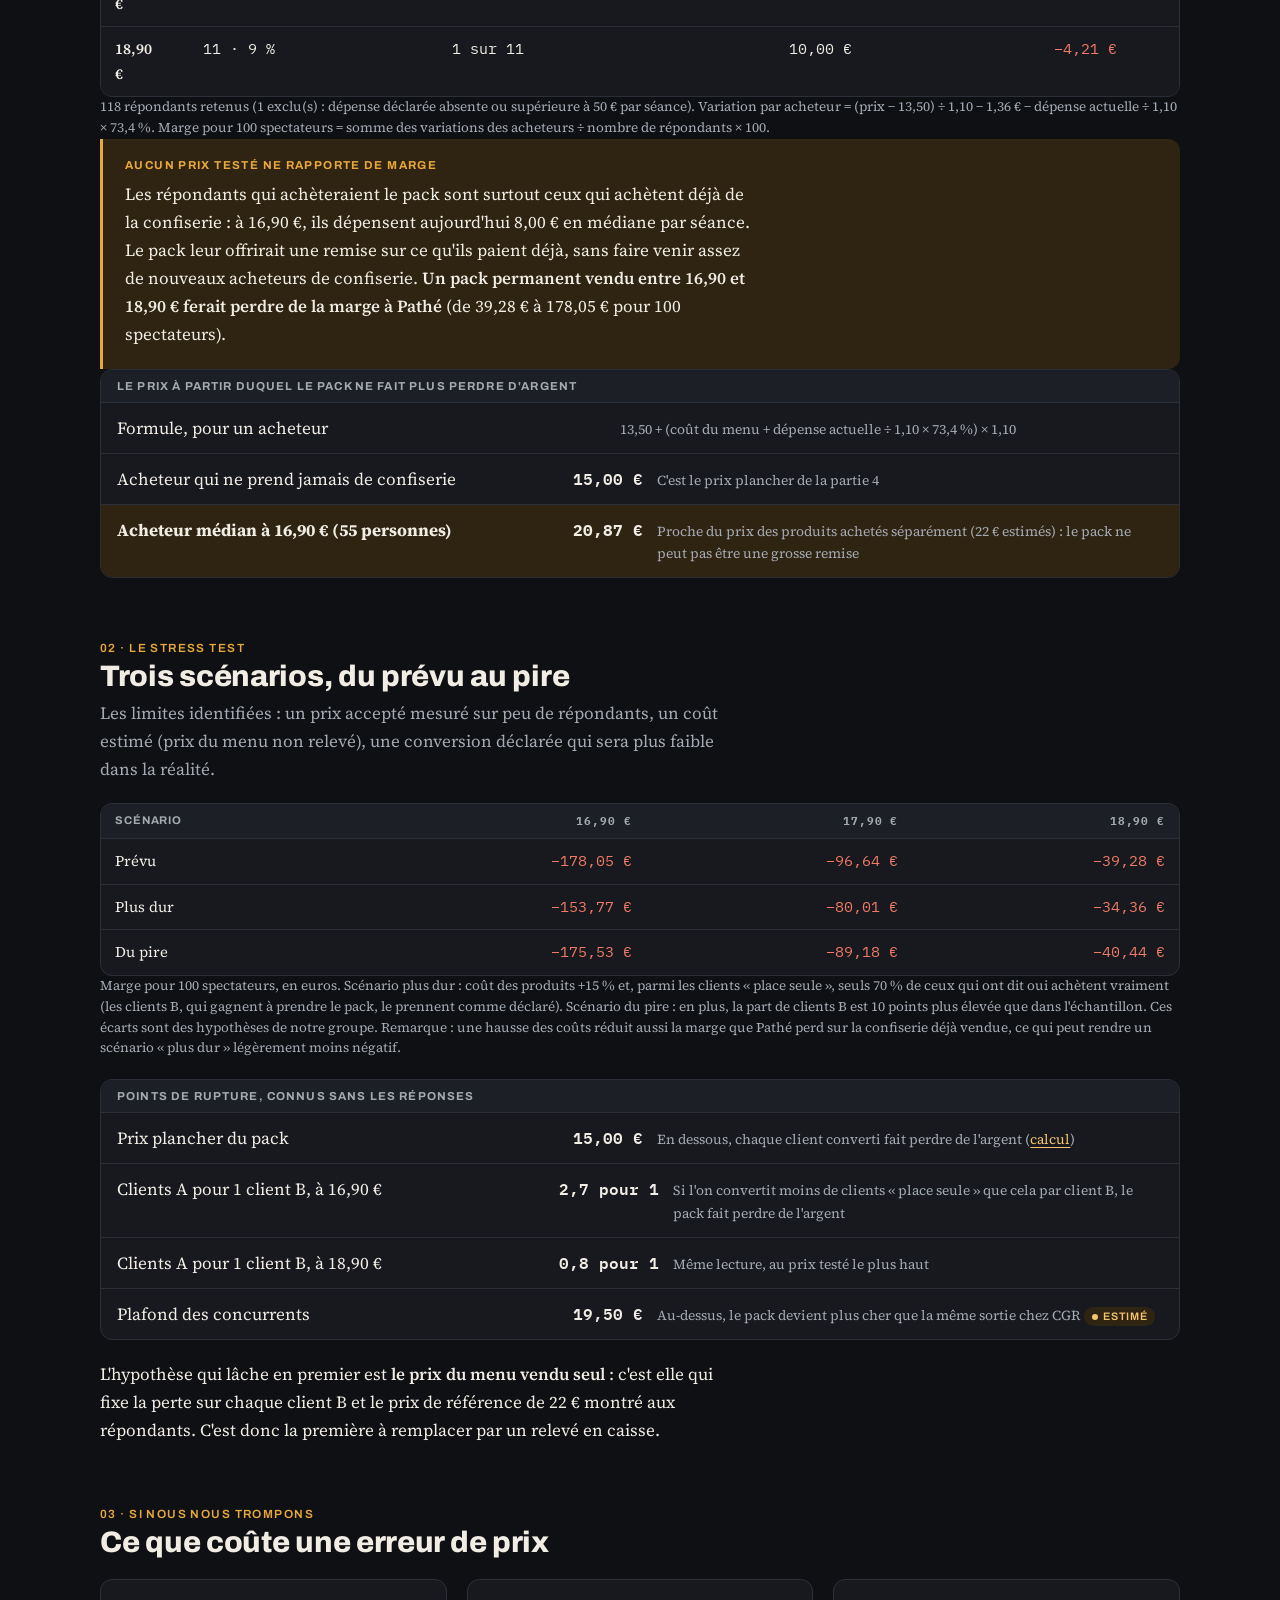
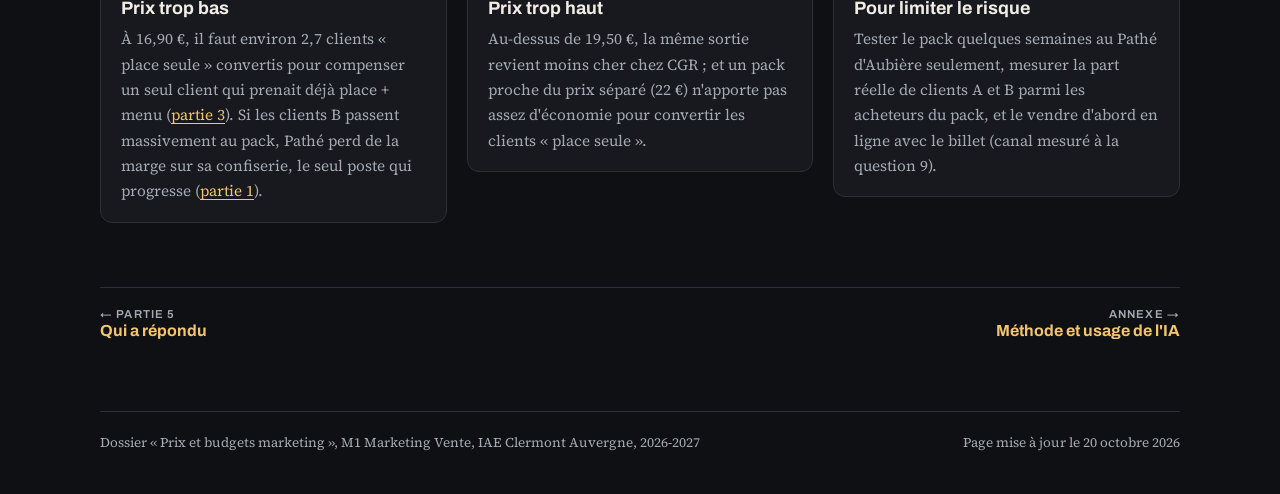
<file: recommandation.html>
<!doctype html>
<html lang="fr"><head>
<meta charset="utf-8">
<meta name="viewport" content="width=device-width,initial-scale=1">
<title>6 · La décision · Dossier Pathé</title>
<link rel="preconnect" href="https://fonts.googleapis.com">
<link rel="stylesheet" href="https://fonts.googleapis.com/css2?family=Archivo:wght@500;600;700;800&amp;family=IBM+Plex+Mono:wght@400;500;600&amp;family=Source+Serif+4:opsz,wght@8..60,400;8..60,600&amp;display=swap">
<link rel="stylesheet" href="style.css">
</head>
<body>
<header class="top"><div class="top-in">
  <a class="brand" href="index.html">Pathé <span>·</span> pack ciné</a>
  <nav class="nav" aria-label="Parties du dossier">
    <a href="entreprise.html"><b>1</b>L'entreprise</a>
    <a href="marche.html"><b>2</b>Le marché</a>
    <a href="couts.html"><b>3</b>La proposition</a>
    <a href="prix-psychologique.html"><b>4</b>Le client</a>
    <a href="statistiques.html"><b>5</b>Qui a répondu</a>
    <a href="recommandation.html" aria-current="page"><b>6</b>La décision</a>
    <a href="sources.html">Méthode</a>
  </nav>
</div></header>

<main>
  <div class="hero">
    <p class="eyebrow">Partie 6 · La décision : quel prix, et ce que cela coûte si nous nous trompons</p>
    <h1>Quel prix recommander, et à quel moment le scénario lâche</h1>
    <p class="lede">Nous combinons ce que coûte chaque client (partie 3) et ce que les répondants acceptent (partie 4). Le prix psychologique seul ne prouve pas la rentabilité : un prix très accepté peut faire perdre de l'argent s'il attire surtout des clients qui achetaient déjà la confiserie.</p>
  </div>

  <section aria-labelledby="decision-t" id="decision">
    <div class="sec-head"><span class="num">Notre décision</span><h2 id="decision-t">Ne pas lancer le pack permanent à ces prix</h2></div>
    <div class="two">
      <div class="card"><h3>Quel prix recommandons-nous ?</h3><p><strong>Aucun des trois prix testés.</strong> À 16,90, 17,90 comme à 18,90 €, le pack fait perdre de la marge à Pathé (<a href="#calc">tableau ci-dessous</a>) : nous recommandons de garder la place et le menu vendus séparément.</p></div>
      <div class="card"><h3>La variation se paie-t-elle ?</h3><p><strong>Non pour le pack</strong> : la remise profite surtout aux clients qui achetaient déjà pop-corn et boisson, et ce que Pathé perd sur eux dépasse ce que rapportent les nouveaux acheteurs. <strong>Peut-être pour l'affichage « 22 € séparément »</strong>, qui ne coûte presque rien (<a href="couts.html#proposition">partie 3</a>) et fait mieux à chaque prix, sans que notre test A/B suffise à le prouver (<a href="statistiques.html#tab">partie 5</a>).</p></div>
      <div class="card"><h3>À quel moment notre scénario lâche-t-il ?</h3><p>L'hypothèse la plus fragile est le <strong>prix du menu vendu seul</strong> (8,50 €, estimé, <a href="#stress">stress test</a>). Et notre conclusion suppose une <strong>fréquentation constante</strong> : si le pack faisait venir plus souvent au cinéma, il pourrait devenir rentable (<a href="prix-psychologique.html#limites">partie 4, limites</a>).</p></div>
    </div>
  </section>

  <section aria-labelledby="calc">
    <div class="sec-head"><span class="num">01 · Le calcul</span><h2 id="calc">Ce que rapporte le pack pour 100 spectateurs</h2></div>
    <p>Pour chaque répondant qui achèterait le pack au prix testé, nous calculons ce que Pathé gagne ou perd, à partir de <strong>sa propre dépense en confiserie</strong> (question 11), plutôt que d'un menu supposé :</p>
    <div class="formula">variation de marge = (confiserie du pack HT − coût du menu) − dépense actuelle en confiserie HT × 73,4 %</div>
    <ul>
      <li><strong>Confiserie du pack</strong> = prix du pack − 13,50 € (la place reste comptée au plein tarif), hors TVA à 10 % ; <strong>coût du menu</strong> = <span id="vCout">1,36 €</span> de pop-corn, sirop et gobelet (<a href="couts.html#confiserie">partie 3</a>).</li>
      <li><strong>Dépense actuelle</strong> <span class="tag obs">Observé</span> déclaratif : ce que le répondant dit dépenser en confiserie par séance. Pathé y gardait 73,4 % de marge (<a href="entreprise.html#marge">comptes 2025</a>) : c'est ce qu'il perd si ce client remplace ses achats par le pack.</li>
      <li><strong>Qui achète</strong> <span class="tag obs">Observé</span> déclaratif : réponse « oui » au prix testé (question 6). Ce que les gens disent, pas ce qu'ils feraient.</li>
      <li>Un acheteur du pack remplace toutes ses dépenses habituelles de confiserie par le pack <span class="tag hyp">Hypothèse</span> : s'il achetait encore des bonbons en plus, la perte serait plus faible.</li>
      <li>Résultat moyen sur tous les répondants, ramené à 100 spectateurs. Les spectateurs qui ne viennent pas aujourd'hui et viendraient grâce au pack ne sont pas comptés <span class="tag hyp">Hypothèse prudente</span>.</li>
    </ul>
    <div id="attente" class="todo-box" hidden="">
      <strong>En attente des réponses définitives</strong>
      <p>Le tableau ci-dessous se calcule automatiquement à partir de <code>data/reponses.csv</code>. Sans ce fichier, nous ne pouvons ni recommander un prix, ni chiffrer les scénarios : nous ne les inventons pas.</p>
    </div>
    <div id="bloc">
      <div class="scroll"><table id="tabDecision"><thead><tr><th>Prix du pack</th><th class="n">Achèteraient</th><th class="n">Dont Pathé gagne de l'argent</th><th class="n">Dépense actuelle médiane des acheteurs</th><th class="n">Variation moyenne par acheteur</th><th class="n">Marge pour 100 spectateurs</th></tr></thead><tbody><tr><td><strong>16,90 €</strong></td><td class="n">55 · 47 %</td><td class="n">9 sur 55</td><td class="n">8,00 €</td><td class="n neg">−3,82 €</td><td class="n neg"><strong>−178,05 €</strong></td></tr><tr><td><strong>17,90 €</strong></td><td class="n">31 · 26 %</td><td class="n">5 sur 31</td><td class="n">8,00 €</td><td class="n neg">−3,68 €</td><td class="n neg"><strong>−96,64 €</strong></td></tr><tr><td><strong>18,90 €</strong></td><td class="n">11 · 9 %</td><td class="n">1 sur 11</td><td class="n">10,00 €</td><td class="n neg">−4,21 €</td><td class="n neg"><strong>−39,28 €</strong></td></tr></tbody></table></div>
      <p class="caption" id="capDecision">118 répondants retenus (1 exclu(s) : dépense déclarée absente ou supérieure à 50 € par séance). Variation par acheteur = (prix − 13,50) ÷ 1,10 − 1,36 € − dépense actuelle ÷ 1,10 × 73,4 %. Marge pour 100 spectateurs = somme des variations des acheteurs ÷ nombre de répondants × 100.</p>
      <div class="callout" id="reco"><span class="label">Aucun prix testé ne rapporte de marge</span><p>Les répondants qui achèteraient le pack sont surtout ceux qui achètent déjà de la confiserie : à 16,90 €, ils dépensent aujourd'hui 8,00 € en médiane par séance. Le pack leur offrirait une remise sur ce qu'ils paient déjà, sans faire venir assez de nouveaux acheteurs de confiserie. <strong>Un pack permanent vendu entre 16,90 et 18,90 € ferait perdre de la marge à Pathé</strong> (de 39,28 € à 178,05 € pour 100 spectateurs).</p></div>
      <div class="calc" id="equilibre"><div class="head">Le prix à partir duquel le pack ne fait plus perdre d'argent</div><div class="row"><span class="t">Formule, pour un acheteur</span><span class="v"></span><span class="o">13,50 + (coût du menu + dépense actuelle ÷ 1,10 × 73,4 %) × 1,10</span></div><div class="row"><span class="t">Acheteur qui ne prend jamais de confiserie</span><span class="v">15,00 €</span><span class="o">C'est le prix plancher de la partie 4</span></div><div class="row total"><span class="t">Acheteur médian à 16,90 € (55 personnes)</span><span class="v">20,87 €</span><span class="o">Proche du prix des produits achetés séparément (22 € estimés) : le pack ne peut pas être une grosse remise</span></div></div>
    </div>
  </section>

  <section aria-labelledby="stress">
    <div class="sec-head"><span class="num">02 · Le stress test</span><h2 id="stress">Trois scénarios, du prévu au pire</h2><p>Les limites identifiées : un prix accepté mesuré sur peu de répondants, un coût estimé (prix du menu non relevé), une conversion déclarée qui sera plus faible dans la réalité.</p></div>
    <div id="blocStress">
      <div class="scroll"><table id="tabStress"><thead><tr><th>Scénario</th><th class="n">16,90 €</th><th class="n">17,90 €</th><th class="n">18,90 €</th></tr></thead><tbody><tr><td>Prévu</td><td class="n neg">−178,05 €</td><td class="n neg">−96,64 €</td><td class="n neg">−39,28 €</td></tr><tr><td>Plus dur</td><td class="n neg">−153,77 €</td><td class="n neg">−80,01 €</td><td class="n neg">−34,36 €</td></tr><tr><td>Du pire</td><td class="n neg">−175,53 €</td><td class="n neg">−89,18 €</td><td class="n neg">−40,44 €</td></tr></tbody></table></div>
      <p class="caption">Marge pour 100 spectateurs, en euros. Scénario plus dur : coût des produits +15 % et, parmi les clients « place seule », seuls 70 % de ceux qui ont dit oui achètent vraiment (les clients B, qui gagnent à prendre le pack, le prennent comme déclaré). Scénario du pire : en plus, la part de clients B est 10 points plus élevée que dans l'échantillon. Ces écarts sont des hypothèses de notre groupe. Remarque : une hausse des coûts réduit aussi la marge que Pathé perd sur la confiserie déjà vendue, ce qui peut rendre un scénario « plus dur » légèrement moins négatif.</p>
    </div>
    <div class="calc">
      <div class="head">Points de rupture, connus sans les réponses</div>
      <div class="row"><span class="t">Prix plancher du pack</span><span class="v" id="pPlancher">15,00 €</span><span class="o">En dessous, chaque client converti fait perdre de l'argent (<a href="couts.html#plancher">calcul</a>)</span></div>
      <div class="row"><span class="t">Clients A pour 1 client B, à 16,90 €</span><span class="v" id="pR1">2,7 pour 1</span><span class="o">Si l'on convertit moins de clients « place seule » que cela par client B, le pack fait perdre de l'argent</span></div>
      <div class="row"><span class="t">Clients A pour 1 client B, à 18,90 €</span><span class="v" id="pR3">0,8 pour 1</span><span class="o">Même lecture, au prix testé le plus haut</span></div>
      <div class="row"><span class="t">Plafond des concurrents</span><span class="v">19,50 €</span><span class="o">Au-dessus, le pack devient plus cher que la même sortie chez CGR <span class="tag est">Estimé</span></span></div>
    </div>
    <p>L'hypothèse qui lâche en premier est <strong>le prix du menu vendu seul</strong> : c'est elle qui fixe la perte sur chaque client B et le prix de référence de 22 € montré aux répondants. C'est donc la première à remplacer par un relevé en caisse.</p>
  </section>

  <section aria-labelledby="erreur">
    <div class="sec-head"><span class="num">03 · Si nous nous trompons</span><h2 id="erreur">Ce que coûte une erreur de prix</h2></div>
    <div class="two">
      <div class="card"><h3>Prix trop bas</h3><p>À 16,90 €, il faut environ <span id="r1b">2,7</span> clients « place seule » convertis pour compenser un seul client qui prenait déjà place + menu (<a href="couts.html#ratio">partie 3</a>). Si les clients B passent massivement au pack, Pathé perd de la marge sur sa confiserie, le seul poste qui progresse (<a href="entreprise.html#argent">partie 1</a>).</p></div>
      <div class="card"><h3>Prix trop haut</h3><p>Au-dessus de 19,50 €, la même sortie revient moins cher chez CGR ; et un pack proche du prix séparé (22 €) n'apporte pas assez d'économie pour convertir les clients « place seule ».</p></div>
      <div class="card"><h3>Pour limiter le risque</h3><p>Tester le pack quelques semaines au Pathé d'Aubière seulement, mesurer la part réelle de clients A et B parmi les acheteurs du pack, et le vendre d'abord en ligne avec le billet (canal mesuré à la question 9).</p></div>
    </div>
  </section>

  

  <nav class="next" aria-label="Pages voisines">
    <a href="statistiques.html"><small>← Partie 5</small>Qui a répondu</a>
    <a href="sources.html" style="text-align:right"><small>Annexe →</small>Méthode et usage de l'IA</a>
  </nav>
</main>

<footer>
  <span>Dossier « Prix et budgets marketing », M1 Marketing Vente, IAE Clermont Auvergne, 2026-2027</span>
  <span>Page mise à jour le 20 octobre 2026</span>
</footer>





<script src="modele.js"></script></body></html>
</file>
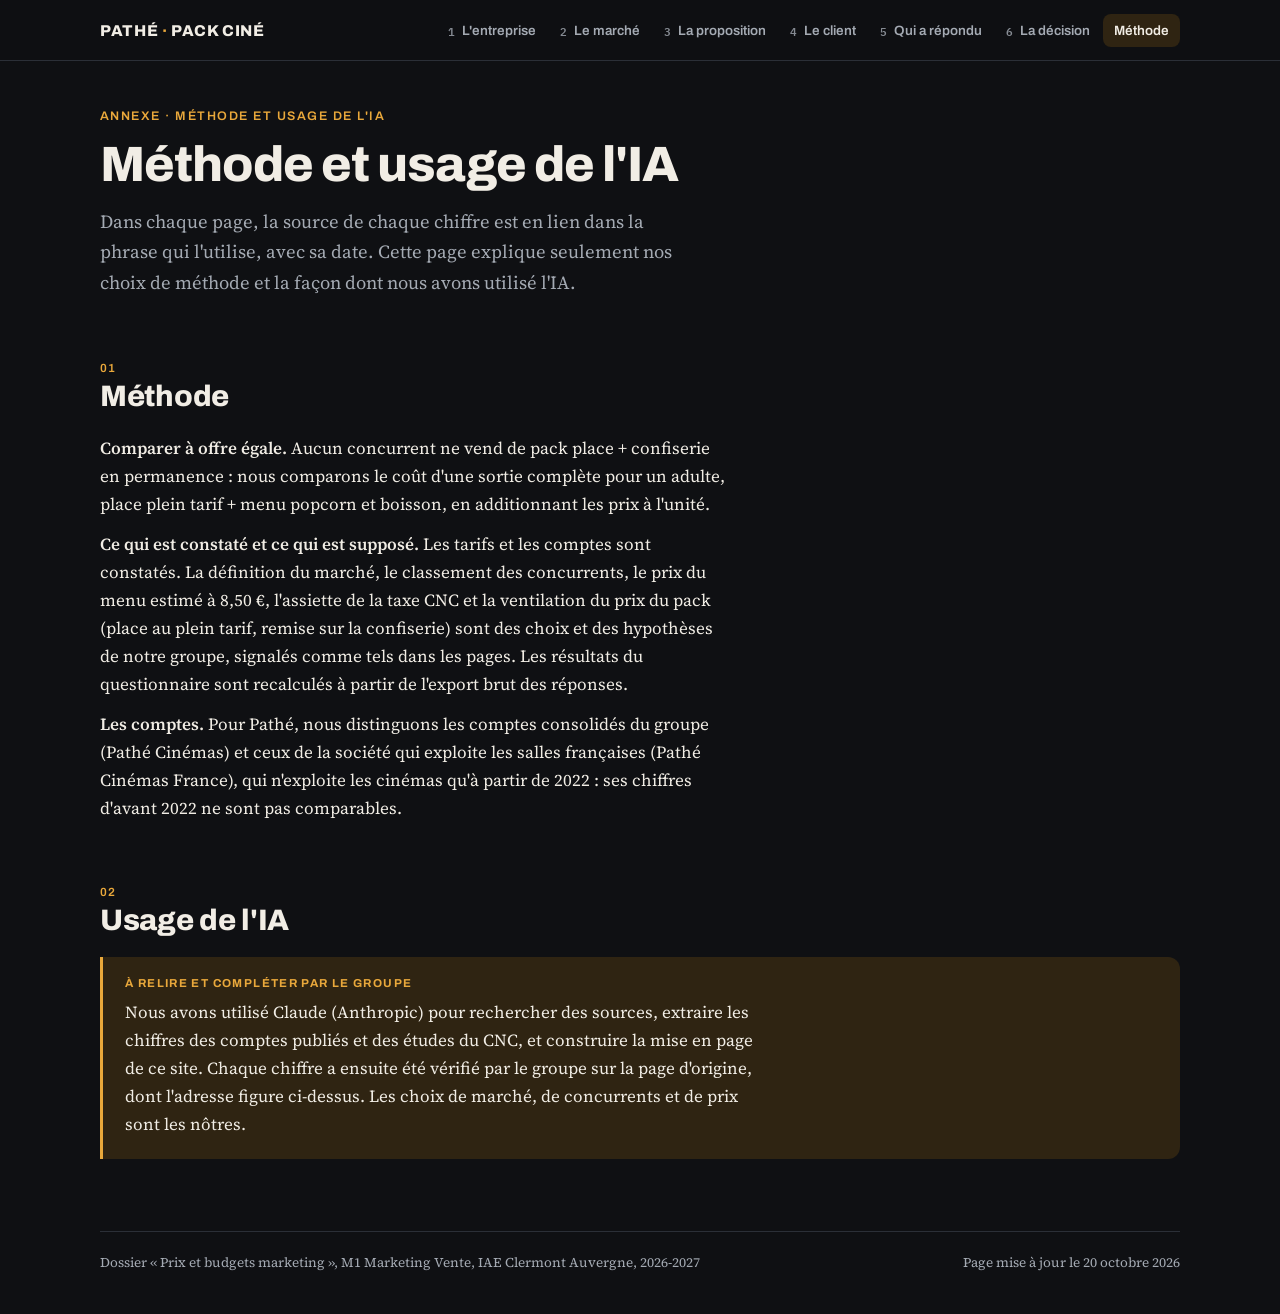
<file: sources.html>
<!doctype html>
<html lang="fr">
<head>
<meta charset="utf-8">
<meta name="viewport" content="width=device-width,initial-scale=1">
<title>Méthode et usage de l'IA · Dossier Pathé</title>
<link rel="preconnect" href="https://fonts.googleapis.com">
<link rel="stylesheet" href="https://fonts.googleapis.com/css2?family=Archivo:wght@500;600;700;800&family=IBM+Plex+Mono:wght@400;500;600&family=Source+Serif+4:opsz,wght@8..60,400;8..60,600&display=swap">
<link rel="stylesheet" href="style.css">
<style>
.srclist{list-style:none;margin:0;padding:0;display:grid;gap:0;border:1px solid var(--line);border-radius:10px;background:var(--surface);overflow:hidden}
.srclist li{display:grid;grid-template-columns:44px 1fr auto;gap:14px;align-items:start;padding:12px 16px;border-bottom:1px solid var(--line);scroll-margin-top:20px}
.srclist li:last-child{border-bottom:0}
.srclist li:target{background:var(--accent-soft)}
.srclist .id{font:600 .85rem var(--mono);color:var(--accent-ink)}
.srclist .t{font-size:.97rem}
.srclist .u{font:400 .75rem/1.4 var(--mono);color:var(--muted);word-break:break-all}
@media (max-width:640px){.srclist li{grid-template-columns:36px 1fr}.srclist li .pill{grid-column:2}}
</style>
</head>
<body>
<header class="top"><div class="top-in">
  <a class="brand" href="index.html">Pathé <span>·</span> pack ciné</a>
  <nav class="nav" aria-label="Parties du dossier">
    <a href="entreprise.html"><b>1</b>L'entreprise</a>
    <a href="marche.html"><b>2</b>Le marché</a>
    <a href="couts.html"><b>3</b>La proposition</a>
    <a href="prix-psychologique.html"><b>4</b>Le client</a>
    <a href="statistiques.html"><b>5</b>Qui a répondu</a>
    <a href="recommandation.html"><b>6</b>La décision</a>
    <a href="sources.html" aria-current="page">Méthode</a>
  </nav>
</div></header>

<main>
  <div class="hero">
    <p class="eyebrow">Annexe · Méthode et usage de l'IA</p>
    <h1>Méthode et usage de l'IA</h1>
    <p class="lede">Dans chaque page, la source de chaque chiffre est en lien dans la phrase qui l'utilise, avec sa date. Cette page explique seulement nos choix de méthode et la façon dont nous avons utilisé l'IA.</p>
  </div>

  <section>
    <div class="sec-head"><span class="num">01</span><h2>Méthode</h2></div>
    <div class="stack">
      <p><strong>Comparer à offre égale.</strong> Aucun concurrent ne vend de pack place + confiserie en permanence : nous comparons le coût d'une sortie complète pour un adulte, place plein tarif + menu popcorn et boisson, en additionnant les prix à l'unité.</p>
      <p><strong>Ce qui est constaté et ce qui est supposé.</strong> Les tarifs et les comptes sont constatés. La définition du marché, le classement des concurrents, le prix du menu estimé à 8,50 €, l'assiette de la taxe CNC et la ventilation du prix du pack (place au plein tarif, remise sur la confiserie) sont des choix et des hypothèses de notre groupe, signalés comme tels dans les pages. Les résultats du questionnaire sont recalculés à partir de l'export brut des réponses.</p>
      <p><strong>Les comptes.</strong> Pour Pathé, nous distinguons les comptes consolidés du groupe (Pathé Cinémas) et ceux de la société qui exploite les salles françaises (Pathé Cinémas France), qui n'exploite les cinémas qu'à partir de 2022 : ses chiffres d'avant 2022 ne sont pas comparables.</p>
    </div>
  </section>

  <section>
    <div class="sec-head"><span class="num">02</span><h2>Usage de l'IA</h2></div>
    <div class="callout">
      <span class="label">À relire et compléter par le groupe</span>
      <p>Nous avons utilisé Claude (Anthropic) pour rechercher des sources, extraire les chiffres des comptes publiés et des études du CNC, et construire la mise en page de ce site. Chaque chiffre a ensuite été vérifié par le groupe sur la page d'origine, dont l'adresse figure ci-dessus. Les choix de marché, de concurrents et de prix sont les nôtres.</p>
    </div>
  </section>
</main>

<footer>
  <span>Dossier « Prix et budgets marketing », M1 Marketing Vente, IAE Clermont Auvergne, 2026-2027</span>
  <span>Page mise à jour le 20 octobre 2026</span>
</footer>
</body>
</html>
</file>
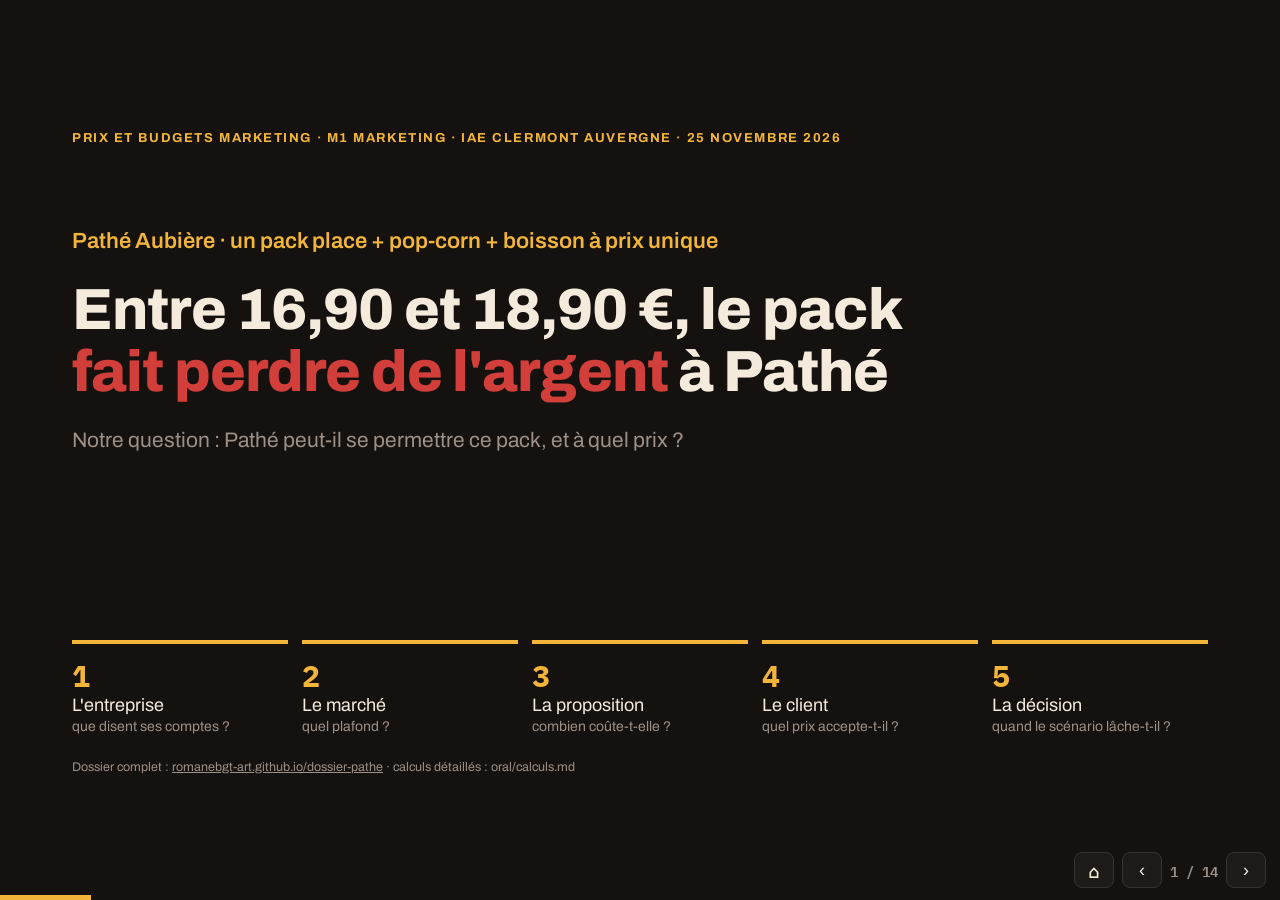
<file: oral/presentation.html>
<!doctype html>
<html lang="fr">
<head>
<meta charset="utf-8">
<meta name="viewport" content="width=device-width,initial-scale=1">
<title>Pack Pathé · Oral</title>
<link rel="preconnect" href="https://fonts.googleapis.com">
<link rel="stylesheet" href="https://fonts.googleapis.com/css2?family=Archivo:wght@400;500;600;700;800&family=IBM+Plex+Mono:wght@500;600&display=swap">
<style>
:root{
  --nuit:#14110F; --nuit2:#1E1A17; --trait:#3A332D; --gris:#9C9087; --creme:#F5EBDD;
  --beurre:#F2B53A; --rouge:#D23F3A; --vert:#4FAE7E;
  --display:"Archivo",system-ui,sans-serif; --mono:"IBM Plex Mono",ui-monospace,monospace;
}
*{box-sizing:border-box}
html,body{margin:0;height:100%;background:var(--nuit);color:var(--creme);font-family:var(--display);overflow:hidden}
#scene{position:absolute;left:50%;top:50%;width:1280px;height:720px;transform-origin:center center}
.slide{position:absolute;inset:0;padding:96px 72px 76px;display:none;flex-direction:column;gap:22px;background:var(--nuit)}
.slide.on{display:flex}
.fil{position:absolute;top:28px;left:72px;right:72px;display:grid;grid-template-columns:repeat(5,1fr);gap:8px}
.fil span{font:600 13px var(--display);letter-spacing:.08em;text-transform:uppercase;color:var(--gris);border-top:4px solid var(--trait);padding-top:8px}
.fil span.vu{border-color:#7A6A4E}
.fil span.ici{border-color:var(--beurre);color:var(--beurre)}
.annexe-tag{position:absolute;top:28px;left:72px;font:700 13px var(--display);letter-spacing:.12em;text-transform:uppercase;color:var(--beurre)}
h1{font-size:44px;line-height:1.08;font-weight:800;letter-spacing:-.015em;margin:0;max-width:1100px;text-wrap:balance}
h1 .b{color:var(--beurre)} h1 .r{color:var(--rouge)}
.sous{font-size:21px;color:var(--gris);margin:0;max-width:1000px;line-height:1.4}
.corps{flex:1;display:grid;gap:36px;min-height:0;align-items:center}
.g2{grid-template-columns:1.25fr 1fr} .g2b{grid-template-columns:1fr 1fr}
.kpis{display:grid;gap:22px}
.kpi>b{display:block;font:700 54px/1 var(--mono);color:var(--creme);letter-spacing:-.02em}
.kpi>b.b{color:var(--beurre)} .kpi>b.r{color:var(--rouge)} .kpi>b.v{color:var(--vert)}
.kpi span{display:block;font-size:18px;color:var(--gris);margin-top:6px;line-height:1.3}
.kpi span b{font-weight:700}
.kpi.s>b{font-size:40px}
.src{position:absolute;left:72px;right:150px;bottom:22px;font-size:12.5px;color:var(--gris);line-height:1.35}
.src a{color:var(--gris)}
.transition{font-size:19px;color:var(--creme);border-left:4px solid var(--beurre);padding:4px 0 4px 16px;margin:0}
svg{display:block;overflow:visible}
svg text{font-family:var(--display)} svg text:not([fill]){fill:var(--creme)}
svg .m{fill:var(--gris)} svg .mono{font-family:var(--mono)} svg .bt{fill:var(--beurre)} svg .rt{fill:var(--rouge)} svg .vt{fill:var(--vert)}
.legende{display:flex;gap:22px;font-size:16px;color:var(--gris);margin-top:10px}
.legende i{display:inline-block;width:14px;height:14px;border-radius:3px;margin-right:7px;vertical-align:-2px}
table.t{border-collapse:collapse;font-size:17px;width:100%}
table.t th{font:600 13px var(--display);letter-spacing:.06em;text-transform:uppercase;color:var(--gris);text-align:left;padding:8px 10px;border-bottom:1px solid var(--trait)}
table.t td{padding:9px 10px;border-bottom:1px solid var(--trait)}
table.t td.n,table.t th.n{text-align:right;font-family:var(--mono);white-space:nowrap}
.carte{background:var(--nuit2);border:1px solid var(--trait);border-radius:14px;padding:22px 26px}
.frise{display:grid;grid-template-columns:repeat(5,1fr);gap:14px;margin-top:8px}
.frise div{border-top:4px solid var(--beurre);padding-top:12px}
.frise b{display:block;font:700 30px var(--mono);color:var(--beurre)}
.frise span{font-size:18px;color:var(--creme)}
.frise small{display:block;font-size:14px;color:var(--gris);margin-top:4px}
#nav{position:fixed;right:14px;bottom:12px;display:flex;gap:8px;align-items:center;z-index:5;font:600 14px var(--mono);color:var(--gris)}
#nav button{background:var(--nuit2);color:var(--creme);border:1px solid var(--trait);border-radius:8px;width:40px;height:36px;font-size:18px;cursor:pointer}
#nav button:hover,#nav a:hover{border-color:var(--beurre)}
#nav a{display:inline-flex;align-items:center;justify-content:center;background:var(--nuit2);color:var(--creme);border:1px solid var(--trait);border-radius:8px;width:40px;height:36px;font-size:18px;text-decoration:none}
#nav button:focus-visible{outline:2px solid var(--beurre);outline-offset:2px}
#barre{position:fixed;left:0;bottom:0;height:5px;background:var(--beurre);transition:width .25s;z-index:5}
#tourner{display:none;position:fixed;top:10px;left:10px;right:10px;z-index:6;background:var(--nuit2);border:1px solid var(--trait);border-radius:10px;padding:10px 14px;font-size:14px;color:var(--creme);text-align:center}
@media (orientation:portrait) and (max-width:700px){#tourner{display:block}}
@media print{
  @page{size:1280px 720px;margin:0}
  html,body{overflow:visible;height:auto}
  #scene{position:static;transform:none!important;width:1280px;height:auto}
  .slide{position:relative;display:flex!important;width:1280px;height:720px;page-break-after:always;break-after:page;-webkit-print-color-adjust:exact;print-color-adjust:exact}
  #nav,#barre,#tourner{display:none!important}
}
</style>
</head>
<body>
<div id="tourner">Tournez le téléphone pour lire la présentation en grand.</div>
<main id="scene" aria-live="polite">

<!-- 1 · Ouverture -->
<section class="slide" data-part="0" aria-label="Diapositive 1">
  <p class="annexe-tag">Prix et budgets marketing · M1 Marketing · IAE Clermont Auvergne · 25 novembre 2026</p>
  <div style="margin-top:40px;display:grid;gap:22px">
    <p class="sous" style="color:var(--beurre);font-weight:600;font-size:22px">Pathé Aubière · un pack place + pop-corn + boisson à prix unique</p>
    <h1 style="font-size:58px">Entre 16,90 et 18,90 €, le pack <span class="r">fait perdre de l'argent</span> à Pathé</h1>
    <p class="sous">Notre question : Pathé peut-il se permettre ce pack, et à quel prix ?</p>
  </div>
  <div class="frise" style="margin-top:auto">
    <div><b>1</b><span>L'entreprise</span><small>que disent ses comptes ?</small></div>
    <div><b>2</b><span>Le marché</span><small>quel plafond ?</small></div>
    <div><b>3</b><span>La proposition</span><small>combien coûte-t-elle ?</small></div>
    <div><b>4</b><span>Le client</span><small>quel prix accepte-t-il ?</small></div>
    <div><b>5</b><span>La décision</span><small>quand le scénario lâche-t-il ?</small></div>
  </div>
  <p class="src">Dossier complet : <a href="https://romanebgt-art.github.io/dossier-pathe/">romanebgt-art.github.io/dossier-pathe</a> · calculs détaillés : oral/calculs.md</p>
</section>

<!-- 2 · Entreprise -->
<section class="slide" data-part="1" aria-label="Diapositive 2">
  <h1>Pathé perd <span class="r">0,57 €</span> par spectateur, mais sa confiserie <span class="b">progresse</span></h1>
  <div class="corps g2">
    <div>
      <p class="sous" style="font-size:17px;margin-bottom:12px">Chiffre d'affaires par activité, en millions d'euros</p>
      <svg viewBox="0 0 640 330" width="640" role="img" aria-label="Chiffre d'affaires par activité en 2024 et 2025">
        <g id="ca"></g>
      </svg>
      <div class="legende"><span><i style="background:#5A514A"></i>2024</span><span><i style="background:var(--creme)"></i>2025</span></div>
    </div>
    <div class="kpis">
      <div class="kpi"><b>399,3 M€</b><span>de chiffre d'affaires en 2025 : −2,2 %, et −9,2 % à cinémas identiques</span></div>
      <div class="kpi"><b class="r">−5,4 %</b><span>de marge nette (résultat net : −21,7 M€)</span></div>
      <div class="kpi"><b class="b">73 %</b><span>de marge sur la confiserie : 0,73 € par euro vendu, contre 0,49 € sur la place</span></div>
    </div>
  </div>
  <p class="transition">La confiserie est la seule grande activité en croissance, et la plus rentable.</p>
  <p class="src">Source : <a href="https://romanebgt-art.github.io/dossier-pathe/docs/pathe-cinemas-france-comptes-2025.pdf">comptes annuels 2025 de Pathé Cinémas France</a>, p. 9, 10, 14 et 30 · par spectateur : −20,5 M€ de résultat d'exploitation ÷ 35,9 M d'entrées estimées (CNC, recette moyenne 7,42 €) · calculs : nous</p>
</section>

<!-- 3 · Problématique -->
<section class="slide" data-part="1" aria-label="Diapositive 3">
  <p class="sous" style="color:var(--beurre);font-weight:600">Notre problématique</p>
  <h1 style="font-size:52px">Un pack peut-il faire acheter de la confiserie à ceux qui n'en prennent pas, <span class="b">sans brader celle que Pathé vend déjà ?</span></h1>
  <div class="corps" style="grid-template-columns:repeat(3,1fr);gap:24px;align-items:center">
    <div class="carte"><p class="sous" style="font-size:14px;text-transform:uppercase;letter-spacing:.08em">Les comptes</p><p style="font-size:22px;margin:10px 0 0;line-height:1.35">La place recule (−7,0 %) ; la confiserie monte (+5,9 %) et garde 73 % de marge.</p></div>
    <div class="carte"><p class="sous" style="font-size:14px;text-transform:uppercase;letter-spacing:.08em">Le marché</p><p style="font-size:22px;margin:10px 0 0;line-height:1.35">Les packs place + confiserie n'existent qu'en promotion : un pack permanent serait nouveau.</p></div>
    <div class="carte"><p class="sous" style="font-size:14px;text-transform:uppercase;letter-spacing:.08em">Les clients</p><p style="font-size:22px;margin:10px 0 0;line-height:1.35">49 % de nos répondants n'ont pris que la place à leur dernière séance.</p></div>
  </div>
  <p class="transition">Avant de fixer un prix : combien coûte la même sortie chez les concurrents ?</p>
  <p class="src">Sources : comptes 2025, note 4.1 p. 30 et p. 9 · <a href="https://www.pathe.fr/actualites/les-legendaires-4-places-de-cine-et-2-maxi-popcorn-pour-40-euros">pathe.fr, 10/02/2026</a> · <a href="https://x.com/CGRCinemas/status/1410562780676165632">CGR, 01/07/2021</a> · notre questionnaire, 119 réponses, octobre 2026</p>
</section>

<!-- 4 · Marché -->
<section class="slide" data-part="2" aria-label="Diapositive 4">
  <h1>Au-dessus de <span class="b">19,50 €</span>, le client a intérêt à aller chez CGR</h1>
  <p class="sous">Coût d'une sortie complète pour un adulte : place plein tarif + menu pop-corn + boisson, achetés séparément</p>
  <div class="corps g2">
    <svg viewBox="0 0 680 300" width="680" role="img" aria-label="Sortie complète : CGR 19,50 euros, Pathé 22 euros, plafond 19,50 euros">
      <g id="marche"></g>
    </svg>
    <div class="kpis">
      <div class="kpi"><b class="b">19,50 €</b><span>notre plafond : place CGR 11,00 € (relevé) + menu 8,50 € (estimé)</span></div>
      <div class="kpi s"><b>0</b><span>concurrent vendant un pack permanent : uniquement des promotions</span></div>
      <div class="kpi s"><b>16,90 → 18,90 €</b><span>nos 3 prix testés, tous sous le plafond</span></div>
    </div>
  </div>
  <p class="transition">Sous ce plafond : que proposons-nous, et combien cela coûte-t-il à Pathé ?</p>
  <p class="src">Sources : <a href="https://www.cgrcinemas.fr/cinema/p6310-cgr-clermont-ferrand-val-arena/">cgrcinemas.fr</a> et <a href="https://www.allocine.fr/salle/cinema-P0956/tarifs/">Allociné</a>, 20/10/2026 · menu : <a href="https://www.ugc.fr/comptoir.html">formule UGC, ugc.fr</a>, 20/10/2026, faute de prix publié à Clermont (à relever au comptoir)</p>
</section>

<!-- 5 · Proposition -->
<section class="slide" data-part="3" aria-label="Diapositive 5">
  <h1>Le menu coûte <span class="b">1,36 €</span> à Pathé : sous <span class="b">15 €</span>, le pack perd de l'argent</h1>
  <p class="sous">Un pack à prix unique ; variation testée : « Achetés séparément : 22 € », coût ≈ 0 €</p>
  <div class="corps g2b" style="align-items:start">
    <div>
      <p class="sous" style="font-size:17px;margin-bottom:8px">Une place à 13,50 € (en gris : TVA 0,70 € et taxe CNC 1,37 €)</p>
      <svg viewBox="0 0 580 136" width="580" role="img" aria-label="Décomposition d'une place à 13,50 euros"><g id="place"></g></svg>
      <div class="carte" style="margin-top:8px;padding:14px 22px">
        <p style="margin:0;font-size:19px;line-height:1.4">À 16,90 € : un client « place seule » converti rapporte <b style="color:var(--vert)">+1,73 €</b> ; un client qui prenait déjà le menu fait perdre <b style="color:var(--rouge)">−4,64 €</b>.</p>
        <p style="margin:8px 0 0;font:700 30px var(--mono);color:var(--beurre)">2,7 pour 1</p>
        <p style="margin:2px 0 0;font-size:15px;color:var(--gris)">clients « place seule » à convertir pour compenser un seul client qui prenait déjà le menu</p>
      </div>
    </div>
    <div class="kpis">
      <table class="t">
        <thead><tr><th>Coût du menu pour Pathé</th><th class="n">Hors TVA</th></tr></thead>
        <tbody>
          <tr><td>Pop-corn (maïs, huile, cornet)</td><td class="n">0,10 €</td></tr>
          <tr><td>Sirop pour 50 cl</td><td class="n">1,15 €</td></tr>
          <tr><td>Gobelet carton 50 cl</td><td class="n">0,11 €</td></tr>
          <tr><td><b>Total</b></td><td class="n"><b style="color:var(--beurre)">1,36 €</b></td></tr>
        </tbody>
      </table>
      <div class="kpi s"><b class="b">15,00 €</b><span>prix plancher = 13,50 € + 1,36 € × 1,10 (TVA)</span></div>
    </div>
  </div>
  <p class="transition">Toute la question est donc : qui achète le pack ?</p>
  <p class="src">Sources : TVA 5,5 % (<a href="https://bofip.impots.gouv.fr/bofip/167-PGP.html/identifiant=BOI-TVA-LIQ-30-20-40-20200923">BOFiP</a>) · taxe CNC 10,72 % et part distributeur ≈ 50 % (<a href="https://www.assemblee-nationale.fr/dyn/16/questions/QANR5L16QE537">réponse ministérielle, 11/10/2022</a>) · sirop (<a href="https://www.foodsandgoods.nl/en/product/coca-cola-regular-post-mix-10-liters/">Foods &amp; Goods</a>), gobelet (<a href="https://www.hellopro.fr/gobelet-50cl-carton-blanc-x1000-publiembal-blanc-7863577123953-2019015-16612113-produit.html">Hellopro</a>), 20/10/2026 · pop-corn (<a href="https://www.letribunaldunet.fr/argent/pourquoi-pop-corn-cinema-si-cher-vrai-cout.html">Le Tribunal du Net</a>, 03/06/2026, estimé)</p>
</section>

<!-- 6 · Client : prix accepté -->
<section class="slide" data-part="4" aria-label="Diapositive 6">
  <h1><span class="b">47 %</span> achèteraient à 16,90 €, seulement <span class="r">9 %</span> à 18,90 €</h1>
  <div class="corps g2">
    <div>
      <p class="sous" style="font-size:17px;margin-bottom:8px">Part de « oui » à chaque prix (question 6, méthode Gabor-Granger)</p>
      <svg viewBox="0 0 640 320" width="640" role="img" aria-label="Part d'acheteurs avec et sans la mention 22 euros"><g id="gg"></g></svg>
      <div class="legende"><span><i style="background:var(--creme)"></i>Sans « 22 € » (n = 65)</span><span><i style="background:var(--beurre)"></i>Avec « 22 € » (n = 54)</span></div>
    </div>
    <div class="kpis">
      <div class="kpi s"><b>17,53 €</b><span>prix moyen accepté <b style="color:var(--creme)">sans</b> la mention « 22 € »</span></div>
      <div class="kpi s"><b class="b">17,80 €</b><span>prix moyen accepté <b style="color:var(--beurre)">avec</b> la mention (+0,27 €)</span></div>
      <div class="kpi s"><b>p = 0,19</b><span>l'écart peut venir du hasard : il faudrait ≈ 261 répondants par version pour le prouver</span></div>
    </div>
  </div>
  <p class="src">Source : notre questionnaire, 119 réponses, octobre 2026 · prix moyen parmi ceux qui acceptent au moins 16,90 € (27 en version A, 29 en version B) · test du Chi-2 version × achat à 16,90 € · calculs : <a href="https://romanebgt-art.github.io/dossier-pathe/prix-psychologique.html">partie 4 du dossier</a></p>
</section>

<!-- 7 · Client : qui a répondu -->
<section class="slide" data-part="4" aria-label="Diapositive 7">
  <h1>Le pack séduit surtout ceux qui <span class="b">achètent déjà</span> de la confiserie</h1>
  <div class="corps g2">
    <div>
      <p class="sous" style="font-size:17px;margin-bottom:8px">Part de « oui » au pack à 16,90 €, selon l'achat à la dernière séance</p>
      <svg viewBox="0 0 640 230" width="640" role="img" aria-label="64 pour cent de oui chez les acheteurs de confiserie contre 29 pour cent chez les clients place seule"><g id="conf"></g></svg>
      <p style="font-size:18px;margin:14px 0 0;line-height:1.4">Écart non dû au hasard : Chi-2 = 13,1 ; p &lt; 0,001. Les étudiants dépensent moins en confiserie : 4,62 € contre 7,77 € (p = 0,006).</p>
    </div>
    <div class="kpis">
      <div class="kpi"><b>119</b><span>répondants, version A ou B tirée au sort (65 / 54)</span></div>
      <div class="kpi"><b>61 %</b><span>d'étudiants : échantillon de convenance, jeune et au petit budget</span></div>
      <div class="kpi s"><b class="r">Déclaratif</b><span>dire « j'achèterais » n'est pas acheter : à ne pas généraliser à toute la clientèle de Pathé</span></div>
    </div>
  </div>
  <p class="transition">Le pack attire le client qui fait perdre de l'argent à Pathé. Combien, en euros ?</p>
  <p class="src">Source : notre questionnaire, octobre 2026 (questions 2, 5, 6 et 11) · tests : <a href="https://romanebgt-art.github.io/dossier-pathe/statistiques.html">page Statistiques du dossier</a></p>
</section>

<!-- 8 · Décision : résultat -->
<section class="slide" data-part="5" aria-label="Diapositive 8">
  <h1><span class="r">Aucun prix testé</span> ne rapporte de marge à Pathé</h1>
  <p class="sous">Marge gagnée ou perdue pour 100 spectateurs, à partir de ce que chaque acheteur dépense déjà en confiserie</p>
  <div class="corps g2">
    <svg viewBox="0 0 640 330" width="640" role="img" aria-label="Marge pour 100 spectateurs : moins 178, moins 97, moins 39 euros"><g id="perte"></g></svg>
    <div class="kpis">
      <div class="kpi"><b class="r">−178 €</b><span>pour 100 spectateurs à 16,90 €, le prix qui attire le plus d'acheteurs</span></div>
      <div class="kpi"><b>9 sur 55</b><span>acheteurs seulement font gagner de l'argent à Pathé à 16,90 €</span></div>
      <div class="kpi s"><b>8,00 €</b><span>dépense médiane en confiserie de ces acheteurs : le pack les remise</span></div>
    </div>
  </div>
  <p class="src">Calcul : variation de marge = (prix − 13,50) ÷ 1,10 − 1,36 − dépense actuelle ÷ 1,10 × 73,4 %, pour chaque répondant qui dit oui ; total ÷ 118 répondants × 100 · hypothèse : fréquentation constante · <a href="https://romanebgt-art.github.io/dossier-pathe/recommandation.html">partie 6 du dossier</a></p>
</section>

<!-- 9 · Décision : point de rupture -->
<section class="slide" data-part="5" aria-label="Diapositive 9">
  <h1>Pour l'acheteur type, le pack ne rapporte qu'à partir de <span class="r">20,87 €</span> : plus cher que CGR</h1>
  <div class="corps" style="grid-template-columns:1fr">
    <svg viewBox="0 0 1136 250" width="1136" role="img" aria-label="Prix plancher 15 euros, prix testés 16,90 à 18,90, plafond 19,50, seuil de l'acheteur médian 20,87"><g id="axe"></g></svg>
  </div>
  <div style="display:grid;grid-template-columns:repeat(3,1fr);gap:24px">
    <div class="kpi s"><b>15,00 €</b><span>sans perte pour un acheteur qui ne prenait jamais de confiserie</span></div>
    <div class="kpi s"><b class="r">20,87 €</b><span>sans perte pour l'acheteur médian, qui dépense déjà 8 € en confiserie</span></div>
    <div class="kpi s"><b>−173 €</b><span>pour 100 spectateurs à 16,90 €, même avec un pop-corn gratuit</span></div>
  </div>
  <p class="src">Calcul : prix sans perte = 13,50 + (1,36 + dépense ÷ 1,10 × 73,4 %) × 1,10 ; avec 8,00 € de dépense : 20,87 € · plafond : place CGR 11,00 € + menu 8,50 € (estimé) · <a href="https://romanebgt-art.github.io/dossier-pathe/recommandation.html">partie 6 du dossier</a></p>
</section>

<!-- 10 · Décision : stress test -->
<section class="slide" data-part="5" aria-label="Diapositive 10">
  <h1>Le scénario bascule si le pack fait venir <span class="b">24 séances de plus</span> pour 100 spectateurs</h1>
  <div class="corps g2" style="align-items:start">
    <div>
      <p class="sous" style="font-size:17px;margin-bottom:8px">Marge pour 100 spectateurs selon les séances en plus qu'apporterait le pack</p>
      <table class="t" id="chaleur" style="font-size:16px"></table>
    </div>
    <div class="kpis" style="gap:18px">
      <div class="kpi s"><b>24 · 12 · 4</b><span>séances en plus pour 100 spectateurs pour ne plus perdre, à 16,90, 17,90 et 18,90 €</span></div>
      <div class="kpi s"><b class="r">3 sur 3</b><span>scénarios du stress test négatifs (prévu, plus dur, du pire), quel que soit le prix</span></div>
      <div class="kpi s"><b class="b">8,50 €</b><span>l'hypothèse qui lâche en premier : le prix du menu, estimé ; à 9,50 €, il faut 3,2 clients pour 1</span></div>
      <p style="font-size:16px;color:var(--gris);margin:0;line-height:1.4">Notre questionnaire ne mesure pas la fréquentation : c'est sa principale limite.</p>
    </div>
  </div>
  <p class="src">Une séance en plus rapporte 5,71 € (place) + (prix − 13,50) ÷ 1,10 − 1,36 € (pack) : 7,44 € à 16,90 €, 8,35 € à 17,90 €, 9,26 € à 18,90 € · hypothèse : chaque séance en plus est un pack vendu · calculs : oral/calculs.md, 5.4 et 5.5</p>
</section>

<!-- 11 · Recommandation -->
<section class="slide" data-part="5" aria-label="Diapositive 11">
  <p class="sous" style="color:var(--beurre);font-weight:600">Notre recommandation</p>
  <h1 style="font-size:50px">Ne pas lancer le pack permanent à ces prix : garder place et menu séparés, et <span class="b">afficher « 22 € achetés séparément »</span></h1>
  <div style="display:grid;grid-template-columns:repeat(3,1fr);gap:30px;margin-top:14px">
    <div class="kpi"><b class="r">−178 €</b><span>pour 100 spectateurs à 16,90 €</span></div>
    <div class="kpi"><b>20,87 €</b><span>seuil de l'acheteur type, au-dessus du plafond de 19,50 €</span></div>
    <div class="kpi"><b class="b">24</b><span>séances de plus pour 100 spectateurs feraient basculer le scénario</span></div>
  </div>
  <div class="carte" style="margin-top:auto">
    <p style="margin:0;font-size:21px;line-height:1.45"><b style="color:var(--beurre)">Prochaine étape :</b> tester le pack quelques semaines à Aubière, vendu en ligne avec le billet, et mesurer deux choses : la part d'acheteurs qui prenaient déjà la confiserie, et s'ils viennent plus souvent. Relever d'abord le prix du menu au comptoir.</p>
  </div>
  <p class="src">Calculs : oral/calculs.md · dossier : <a href="https://romanebgt-art.github.io/dossier-pathe/">romanebgt-art.github.io/dossier-pathe</a></p>
</section>

<!-- Annexe A · calculs de coût -->
<section class="slide" data-part="A" aria-label="Annexe A">
  <p class="annexe-tag">Annexe A · pour les questions du jury</p>
  <h1>Les calculs de coût, terme par terme</h1>
  <div class="corps g2b" style="align-items:start">
    <table class="t">
      <thead><tr><th>Une place à 13,50 €</th><th class="n">Montant</th></tr></thead>
      <tbody>
        <tr><td>Prix payé</td><td class="n">13,50 €</td></tr>
        <tr><td>− TVA 5,5 % (13,50 ÷ 1,055)</td><td class="n">0,70 €</td></tr>
        <tr><td>− Taxe CNC 10,72 % du prix hors TVA</td><td class="n">1,37 €</td></tr>
        <tr><td>− Part du distributeur, 50 %</td><td class="n">5,71 €</td></tr>
        <tr><td><b>= Reste à Pathé</b></td><td class="n"><b>5,71 €</b></td></tr>
      </tbody>
    </table>
    <table class="t">
      <thead><tr><th>Prix du pack</th><th class="n">Gain client A</th><th class="n">Perte client B</th><th class="n">A pour 1 B</th></tr></thead>
      <tbody>
        <tr><td>16,90 €</td><td class="n">+1,73 €</td><td class="n">−4,64 €</td><td class="n">2,7</td></tr>
        <tr><td>17,90 €</td><td class="n">+2,64 €</td><td class="n">−3,73 €</td><td class="n">1,4</td></tr>
        <tr><td>18,90 €</td><td class="n">+3,55 €</td><td class="n">−2,82 €</td><td class="n">0,8</td></tr>
      </tbody>
    </table>
  </div>
  <p style="font-size:17px;color:var(--gris);margin:0;line-height:1.5">Gain A = (prix − 13,50) ÷ 1,10 − 1,36 · Perte B = (8,50 − (prix − 13,50)) ÷ 1,10 · Plancher = 13,50 + 1,36 × 1,10 = 15,00 € · Marge confiserie = (86 444 020 − 23 013 519) ÷ 86 444 020 = 73,4 % · Marge nette 2025 = −21 727 480 ÷ 399 336 460 = −5,4 %</p>
  <p class="src">Sources : comptes 2025 de Pathé Cinémas France, p. 9, 10 et 30 · BOFiP · réponse ministérielle du 11/10/2022 · calculs complets : oral/calculs.md</p>
</section>

<!-- Annexe B · tests statistiques -->
<section class="slide" data-part="A" aria-label="Annexe B">
  <p class="annexe-tag">Annexe B · pour les questions du jury</p>
  <h1>Ce que nos 119 réponses permettent de conclure</h1>
  <table class="t" style="font-size:18px">
    <thead><tr><th>Test</th><th>Question</th><th>Résultat</th><th>Conclusion</th></tr></thead>
    <tbody>
      <tr><td>Q de Cochran</td><td>Le prix fait-il baisser l'achat (mêmes personnes aux 3 prix) ?</td><td class="n">Q = 67,6 ; p &lt; 0,001</td><td>Oui</td></tr>
      <tr><td>Chi-2</td><td>Confiserie × achat du pack à 16,90 €</td><td class="n">64 % / 29 % ; p &lt; 0,001</td><td>Oui</td></tr>
      <tr><td>Chi-2 (A/B)</td><td>La mention « 22 € » fait-elle vendre plus ?</td><td class="n">54 % / 42 % ; p = 0,186</td><td>Non prouvé</td></tr>
      <tr><td>Test t de Welch</td><td>Les étudiants dépensent-ils moins en confiserie ?</td><td class="n">4,62 € / 7,77 € ; p = 0,006</td><td>Oui</td></tr>
      <tr><td>Test Z</td><td>Atteint-on 25 % d'acheteurs à 18,90 € ?</td><td class="n">9,2 % ; p &lt; 0,001</td><td>Non, bien en dessous</td></tr>
      <tr><td>Intervalle à 95 %</td><td>Part d'acheteurs à 16,90 €</td><td class="n">47 % (38 % à 56 %)</td><td>± 9 points</td></tr>
    </tbody>
  </table>
  <p class="src">Source : notre questionnaire, octobre 2026 · détail des tests, hypothèses et graphiques : <a href="https://romanebgt-art.github.io/dossier-pathe/statistiques.html">page Statistiques du dossier</a></p>
</section>

<!-- Annexe C · stress test et points fragiles -->
<section class="slide" data-part="A" aria-label="Annexe C">
  <p class="annexe-tag">Annexe C · pour les questions du jury</p>
  <h1>Stress test et chiffres à vérifier</h1>
  <div class="corps g2b" style="align-items:start">
    <table class="t">
      <thead><tr><th>Scénario, pour 100 spectateurs</th><th class="n">16,90 €</th><th class="n">17,90 €</th><th class="n">18,90 €</th></tr></thead>
      <tbody>
        <tr><td>Prévu</td><td class="n">−178 €</td><td class="n">−97 €</td><td class="n">−39 €</td></tr>
        <tr><td>Plus dur : coûts +15 %, 70 % des clients A achètent</td><td class="n">−154 €</td><td class="n">−80 €</td><td class="n">−34 €</td></tr>
        <tr><td>Du pire : en plus, +10 points de clients B</td><td class="n">−176 €</td><td class="n">−89 €</td><td class="n">−40 €</td></tr>
      </tbody>
    </table>
    <div class="kpis" style="gap:14px;font-size:18px;line-height:1.4">
      <p style="margin:0"><b style="color:var(--rouge)">Menu à 8,50 €</b> : formule UGC, pas un relevé au comptoir de Pathé ni de CGR.</p>
      <p style="margin:0"><b style="color:var(--rouge)">Fréquentation</b> : non mesurée ; elle seule peut renverser la conclusion.</p>
      <p style="margin:0"><b style="color:var(--beurre)">Échantillon</b> : convenance, 61 % d'étudiants, réponses déclarées.</p>
      <p style="margin:0"><b style="color:var(--beurre)">Estimés</b> : location des films (50,6 %), 35,9 M d'entrées, coût du pop-corn (0,10 à 0,40 €).</p>
    </div>
  </div>
  <p class="src">Sources : <a href="https://romanebgt-art.github.io/dossier-pathe/recommandation.html#stress">partie 6 du dossier, stress test</a> · liste complète : oral/verifications.md</p>
</section>

</main>
<nav id="nav" aria-label="Navigation">
  <a id="accueil" href="index.html" aria-label="Retour à l'accueil de l'oral" title="Accueil">⌂</a>
  <button id="prec" aria-label="Diapositive précédente">‹</button>
  <span id="num">1 / 14</span>
  <button id="suiv" aria-label="Diapositive suivante">›</button>
</nav>
<div id="barre"></div>
<script>
(function(){
  const NS = "http://www.w3.org/2000/svg";
  const fr = (v, d = 2) => v.toLocaleString("fr-FR", { minimumFractionDigits: d, maximumFractionDigits: d }).replace("-", "−");
  const svgEl = (g, t, a, x) => { const n = document.createElementNS(NS, t); for (const k in a) n.setAttribute(k, a[k]); if (x != null) n.textContent = x; g.appendChild(n); return n; };
  const C = { creme: "#F5EBDD", beurre: "#F2B53A", rouge: "#D23F3A", vert: "#4FAE7E", gris: "#9C9087", trait: "#3A332D", ancien: "#5A514A" };

  /* espace insécable entre un nombre et son unité, pour ne jamais couper « 16,90 / € » en fin de ligne */
  { const w = document.createTreeWalker(document.getElementById("scene"), NodeFilter.SHOW_TEXT); let t;
    while ((t = w.nextNode())) if (/\d [€%]/.test(t.nodeValue)) t.nodeValue = t.nodeValue.replace(/(\d) ([€%])/g, "$1 $2"); }

  /* fil d'Ariane des 5 parties, ajouté sur chaque diapositive de 2 à 11 */
  const PARTIES = ["Entreprise", "Marché", "Proposition", "Client", "Décision"];
  document.querySelectorAll('.slide').forEach(s => { const p = +s.dataset.part; if (!(p >= 1)) return;
    const f = document.createElement("div"); f.className = "fil";
    f.innerHTML = PARTIES.map((t, i) => `<span class="${i + 1 === p ? "ici" : i + 1 < p ? "vu" : ""}">${i + 1} · ${t}</span>`).join("");
    s.prepend(f); });

  /* 2 · chiffre d'affaires par activité (comptes 2025, note 4.1 p. 30) */
  { const g = document.getElementById("ca"), D = [["Billetterie", 271.3, 252.4, "−7,0 %"], ["Confiserie", 81.6, 86.4, "+5,9 %"], ["Ventes diverses", 40.7, 45.4, "+11,5 %"], ["Publicité", 14.6, 15.1, "+3,3 %"]];
    const L = 150, W = 380, x = v => L + v / 300 * W;
    D.forEach(([l, a, b, ev], i) => { const y = 10 + i * 80;
      svgEl(g, "text", { x: 0, y: y + 30, "font-size": 18 }, l);
      svgEl(g, "rect", { x: L, y, width: x(a) - L, height: 24, rx: 3, fill: C.ancien });
      svgEl(g, "rect", { x: L, y: y + 28, width: x(b) - L, height: 24, rx: 3, fill: C.creme });
      svgEl(g, "text", { x: x(a) + 8, y: y + 18, "font-size": 15, class: "m mono" }, fr(a, 1));
      svgEl(g, "text", { x: x(b) + 8, y: y + 46, "font-size": 15, class: "mono" }, fr(b, 1));
      svgEl(g, "text", { x: 640, y: y + 36, "font-size": 20, "font-weight": 700, "text-anchor": "end", class: ev[0] === "−" ? "rt mono" : "mono" }, ev); }); }

  /* 4 · sortie complète et plafond */
  { const g = document.getElementById("marche"), L = 150, x = v => L + v / 24 * 500;
    [0, 5, 10, 15, 20].forEach(v => { svgEl(g, "line", { x1: x(v), x2: x(v), y1: 20, y2: 230, stroke: C.trait }); svgEl(g, "text", { x: x(v), y: 252, "font-size": 15, "text-anchor": "middle", class: "m mono" }, v + " €"); });
    svgEl(g, "rect", { x: x(16.9), y: 14, width: x(18.9) - x(16.9), height: 216, fill: C.creme, "fill-opacity": .1 });
    svgEl(g, "text", { x: (x(16.9) + x(18.9)) / 2, y: 282, "font-size": 15, "text-anchor": "middle", class: "m" }, "prix testés 16,90 à 18,90 €");
    [["CGR Val Arena", 11, 19.5, 50], ["Pathé Aubière", 13.5, 22, 140]].forEach(([l, pl, tot, y]) => {
      svgEl(g, "text", { x: 0, y: y + 34, "font-size": 19 }, l);
      svgEl(g, "rect", { x: L, y, width: x(pl) - L, height: 52, rx: 4, fill: C.creme });
      svgEl(g, "rect", { x: x(pl), y, width: x(tot) - x(pl), height: 52, rx: 4, fill: C.creme, "fill-opacity": .45 });
      svgEl(g, "text", { x: L + 12, y: y + 33, "font-size": 15, fill: "#14110F", "font-weight": 600 }, "place " + fr(pl));
      svgEl(g, "text", { x: x(pl) + 10, y: y + 33, "font-size": 15, fill: "#14110F", "font-weight": 600 }, "+ menu 8,50");
      svgEl(g, "text", { x: x(tot) + 10, y: y + 34, "font-size": 21, "font-weight": 700, class: "mono" }, fr(tot) + " €"); });
    svgEl(g, "line", { x1: x(19.5), x2: x(19.5), y1: 6, y2: 236, stroke: C.rouge, "stroke-width": 4, "stroke-dasharray": "9 6" });
    svgEl(g, "text", { x: x(19.5) + 8, y: 14, "font-size": 16, "font-weight": 700, class: "rt" }, "plafond 19,50 €"); }

  /* 5 · décomposition d'une place à 13,50 € */
  { const g = document.getElementById("place"), W = 560, x = v => v / 13.5 * W;
    const S = [["TVA", 0.70, C.ancien], ["CNC", 1.37, C.ancien], ["distributeur", 5.71, C.rouge], ["reste à Pathé", 5.71, C.creme]]; let c = 0;
    S.forEach(([l, v, col]) => { svgEl(g, "rect", { x: x(c), y: 10, width: x(v) - 2, height: 56, fill: col, "fill-opacity": col === C.rouge ? .75 : 1 });
      if (v > 2) svgEl(g, "text", { x: x(c) + 10, y: 45, "font-size": 18, "font-weight": 700, fill: col === C.creme ? "#14110F" : C.creme, class: "mono" }, fr(v) + " €");
      if (v > 2) svgEl(g, "text", { x: x(c) + 10, y: 92, "font-size": 15, class: "m" }, l); c += v; });
    svgEl(g, "text", { x: 0, y: 124, "font-size": 17 }, "Pathé garde 42 % du prix payé, avant salaires, loyers et énergie"); }

  /* 6 · Gabor-Granger, avec et sans « 22 € » */
  { const g = document.getElementById("gg"), P = [16.9, 17.9, 18.9], L = 60, R = 600, T = 10, B = 270, x = i => L + 40 + i * (R - L - 80) / 2, y = v => B - v / 60 * (B - T);
    [0, 20, 40, 60].forEach(v => { svgEl(g, "line", { x1: L, x2: R, y1: y(v), y2: y(v), stroke: C.trait }); svgEl(g, "text", { x: L - 10, y: y(v) + 5, "font-size": 15, "text-anchor": "end", class: "m mono" }, v + " %"); });
    P.forEach((p, i) => svgEl(g, "text", { x: x(i), y: B + 28, "font-size": 17, "text-anchor": "middle", class: "mono" }, fr(p) + " €"));
    [[[41.5, 21.5, 4.6], C.creme, 1], [[53.7, 33.3, 14.8], C.beurre, -1]].forEach(([d, col, s]) => {
      svgEl(g, "polyline", { points: d.map((v, i) => `${x(i)},${y(v)}`).join(" "), fill: "none", stroke: col, "stroke-width": 4 });
      d.forEach((v, i) => { svgEl(g, "circle", { cx: x(i), cy: y(v), r: 7, fill: col });
        svgEl(g, "text", { x: x(i) + (s > 0 ? -12 : 12), y: y(v) + (s > 0 ? 26 : -12), "font-size": 17, "font-weight": 700, fill: col, "text-anchor": s > 0 ? "end" : "start", class: "mono" }, fr(v, 0) + " %"); }); }); }

  /* 7 · confiserie × achat à 16,90 € */
  { const g = document.getElementById("conf"), L = 230, W = 400;
    [["Achetaient déjà de la confiserie", 38, 59, 20], ["Place seule", 17, 58, 120]].forEach(([l, k, n, y]) => { const o = k / n;
      svgEl(g, "text", { x: 0, y: y + 30, "font-size": 18 }, l.length > 22 ? "Achetaient déjà" : l);
      if (l.length > 22) svgEl(g, "text", { x: 0, y: y + 52, "font-size": 18 }, "de la confiserie");
      svgEl(g, "rect", { x: L, y, width: W, height: 60, rx: 4, fill: C.trait });
      svgEl(g, "rect", { x: L, y, width: W * o, height: 60, rx: 4, fill: C.creme });
      svgEl(g, "text", { x: L + 14, y: y + 39, "font-size": 24, "font-weight": 800, fill: "#14110F", class: "mono" }, fr(o * 100, 0) + " %");
      svgEl(g, "text", { x: L + W, y: y + 84, "font-size": 15, "text-anchor": "end", class: "m" }, `${k} oui sur ${n}`); }); }

  /* 8 · marge pour 100 spectateurs */
  { const g = document.getElementById("perte"), D = [[16.9, -178.05, "47 %"], [17.9, -96.64, "26 %"], [18.9, -39.28, "9 %"]], T = 40, H = 220, y = v => T + (-v) / 200 * H;
    svgEl(g, "line", { x1: 40, x2: 620, y1: T, y2: T, stroke: C.creme, "stroke-width": 2 });
    svgEl(g, "text", { x: 30, y: T + 5, "font-size": 15, "text-anchor": "end", class: "m mono" }, "0 €");
    D.forEach(([p, v, a], i) => { const cx = 140 + i * 180;
      svgEl(g, "rect", { x: cx - 55, y: T, width: 110, height: y(v) - T, rx: 4, fill: C.rouge });
      svgEl(g, "text", { x: cx, y: y(v) + 28, "font-size": 22, "font-weight": 700, "text-anchor": "middle", class: "rt mono" }, fr(v, 0) + " €");
      svgEl(g, "text", { x: cx, y: T - 14, "font-size": 18, "text-anchor": "middle", class: "mono" }, fr(p) + " €");
      svgEl(g, "text", { x: cx, y: y(v) + 50, "font-size": 15, "text-anchor": "middle", class: "m" }, a + " achètent"); }); }

  /* 9 · axe des prix : plancher, prix testés, plafond, seuil de l'acheteur médian */
  { const g = document.getElementById("axe"), L = 40, R = 1100, P0 = 14, P1 = 22, x = v => L + (v - P0) / (P1 - P0) * (R - L), Y = 140;
    svgEl(g, "rect", { x: x(15), y: Y - 34, width: x(19.5) - x(15), height: 68, fill: C.creme, "fill-opacity": .06 });
    svgEl(g, "line", { x1: L, x2: R, y1: Y, y2: Y, stroke: C.gris, "stroke-width": 2 });
    for (let v = P0; v <= P1; v++) { svgEl(g, "line", { x1: x(v), x2: x(v), y1: Y - 6, y2: Y + 6, stroke: C.gris }); svgEl(g, "text", { x: x(v), y: Y + 30, "font-size": 15, "text-anchor": "middle", class: "m mono" }, v + " €"); }
    svgEl(g, "rect", { x: x(16.9), y: Y - 12, width: x(18.9) - x(16.9), height: 24, rx: 4, fill: C.creme, "fill-opacity": .5 });
    svgEl(g, "text", { x: (x(16.9) + x(18.9)) / 2, y: Y - 22, "font-size": 16, "text-anchor": "middle" }, "prix testés");
    svgEl(g, "circle", { cx: x(15), cy: Y, r: 9, fill: C.creme });
    svgEl(g, "text", { x: x(15), y: Y + 62, "font-size": 16, "text-anchor": "middle" }, "plancher 15,00 €");
    svgEl(g, "line", { x1: x(19.5), x2: x(19.5), y1: 40, y2: 220, stroke: C.rouge, "stroke-width": 4, "stroke-dasharray": "9 6" });
    svgEl(g, "text", { x: x(19.5), y: 30, "font-size": 17, "font-weight": 700, "text-anchor": "middle", class: "rt" }, "plafond CGR 19,50 €");
    svgEl(g, "circle", { cx: x(20.87), cy: Y, r: 13, fill: C.rouge });
    svgEl(g, "text", { x: x(20.87), y: Y + 62, "font-size": 17, "font-weight": 700, "text-anchor": "middle", class: "rt" }, "acheteur type : 20,87 €");
    svgEl(g, "line", { x1: x(19.5) + 6, x2: x(20.87) - 18, y1: Y - 46, y2: Y - 46, stroke: C.creme, "stroke-width": 2 });
    svgEl(g, "text", { x: (x(19.5) + x(20.87)) / 2, y: Y - 56, "font-size": 16, "text-anchor": "middle" }, "aucun prix rentable ici");
    svgEl(g, "text", { x: (x(15) + x(19.5)) / 2, y: 225, "font-size": 15, "text-anchor": "middle", class: "m" }, "zone de prix possible sous le plafond"); }

  /* 10 · tableau de sensibilité : marge pour 100 spectateurs = marge prévue + séances en plus × marge d'une séance */
  { const RESTE = 13.5 / 1.055 * (1 - 0.1072) * 0.5, MENU = 0.10 + 147.70 / 64 * 0.5 + 107.03 / 1000;
    const BASE = { 16.9: -178.05, 17.9: -96.64, 18.9: -39.28 }, P = [16.9, 17.9, 18.9], K = [0, 5, 10, 15, 20, 25, 30];
    const m = p => RESTE + (p - 13.5) / 1.10 - MENU;
    const fond = v => { const a = Math.min(1, Math.abs(v) / 180) * .85 + .12; return v < 0 ? `rgba(210,63,58,${a})` : `rgba(79,174,126,${a})`; };
    document.getElementById("chaleur").innerHTML = `<thead><tr><th>Séances en plus</th>${P.map(p => `<th class="n">${fr(p)} €</th>`).join("")}</tr></thead><tbody>` +
      K.map(k => `<tr><td>${k}</td>${P.map(p => { const v = BASE[p] + k * m(p); return `<td class="n" style="background:${fond(v)};color:#F5EBDD;font-weight:700">${v > 0 ? "+" : ""}${fr(v, 0)} €</td>`; }).join("")}</tr>`).join("") + `</tbody>`; }

  /* navigation : flèches, espace, Début / Fin, boutons, glisser du doigt ; #n dans l'adresse */
  const slides = [...document.querySelectorAll(".slide")], scene = document.getElementById("scene");
  let i = Math.max(0, Math.min(slides.length - 1, (parseInt(location.hash.slice(1), 10) || 1) - 1));
  const montrer = n => { i = Math.max(0, Math.min(slides.length - 1, n)); slides.forEach((s, k) => s.classList.toggle("on", k === i));
    document.getElementById("num").textContent = `${i + 1} / ${slides.length}`; document.getElementById("barre").style.width = ((i + 1) / slides.length * 100) + "%";
    history.replaceState(null, "", "#" + (i + 1)); };
  const echelle = () => { const s = Math.min(innerWidth / 1280, innerHeight / 720); scene.style.transform = `translate(-50%,-50%) scale(${s})`; };
  addEventListener("resize", echelle); echelle(); montrer(i);
  addEventListener("keydown", e => { if (["ArrowRight", "PageDown", " ", "Enter"].includes(e.key)) { e.preventDefault(); montrer(i + 1); }
    else if (["ArrowLeft", "PageUp", "Backspace"].includes(e.key)) { e.preventDefault(); montrer(i - 1); }
    else if (e.key === "Home") montrer(0); else if (e.key === "End") montrer(slides.length - 1); });
  document.getElementById("prec").onclick = () => montrer(i - 1); document.getElementById("suiv").onclick = () => montrer(i + 1);
  let x0 = null; addEventListener("touchstart", e => x0 = e.touches[0].clientX, { passive: true });
  addEventListener("touchend", e => { if (x0 == null) return; const d = e.changedTouches[0].clientX - x0; if (Math.abs(d) > 50) montrer(i + (d < 0 ? 1 : -1)); x0 = null; });
  addEventListener("hashchange", () => montrer((parseInt(location.hash.slice(1), 10) || 1) - 1));
})();
</script>
</body>
</html>
</file>
<file: style.css>
/* Dossier Pathé — feuille de style commune
   Univers : la salle obscure (fond sombre), la lumière du projecteur (ambre).
   Les noms de variables sont partagés avec questionnaire.html : ne pas les renommer. */
:root{
  color-scheme:dark;
  --bg:#0F1013; --surface:#17191E; --raise:#1E2127; --ink:#F1EDE5; --muted:#A4AAB3; --line:#2B2F37; --soft:#1C1F25;
  --accent:#E9A83B; --accent-ink:#F4C46E; --accent-soft:#2F2412;
  --good:#5CC497; --good-soft:#15291F; --bad:#F07A66; --bad-soft:#331916; --info:#7FA7F2; --info-soft:#18213A;
  --c-pathe:#E9A83B; --c-ugc:#F06257; --c-cgr:#5C8FF0; --c-kine:#A97CF0; --c-mega:#2EC0B2; --c-indep:#9BA2AB; --c-stream:#C8CCD2;
  --c-a:#7FA7F2; --c-b:#E9A83B;
  --display:"Archivo",ui-sans-serif,system-ui,sans-serif;
  --body:"Source Serif 4",Georgia,serif;
  --mono:"IBM Plex Mono",ui-monospace,Consolas,monospace;
  --radius:12px;
}
*{box-sizing:border-box}
[hidden]{display:none!important}
html{scroll-behavior:smooth;-webkit-text-size-adjust:100%}
@media (prefers-reduced-motion:reduce){html{scroll-behavior:auto}}
body{margin:0;background:var(--bg);color:var(--ink);font:17px/1.65 var(--body);padding:0 16px}
a{color:var(--accent-ink);text-underline-offset:3px;text-decoration-thickness:1px}
a:hover{text-decoration-thickness:2px}
a:focus-visible,button:focus-visible,summary:focus-visible,input:focus-visible{outline:2px solid var(--accent);outline-offset:2px}
img,svg{max-width:100%}

/* ---------- en-tête et navigation ---------- */
.top{position:sticky;top:0;z-index:10;background:color-mix(in srgb,var(--bg) 92%,transparent);backdrop-filter:blur(8px);margin:0 -16px;padding:0 16px;border-bottom:1px solid var(--line)}
.top-in{max-width:1080px;margin:0 auto;display:flex;align-items:center;gap:20px;min-height:60px}
.brand{font:800 .98rem var(--display);letter-spacing:.04em;text-transform:uppercase;color:var(--ink);text-decoration:none;white-space:nowrap}
.brand span{color:var(--accent)}
.nav{display:flex;gap:2px;overflow-x:auto;scrollbar-width:none;margin-left:auto;padding:8px 0}
.nav::-webkit-scrollbar{display:none}
.nav a{font:600 .84rem var(--display);color:var(--muted);text-decoration:none;padding:7px 11px;border-radius:8px;white-space:nowrap;display:flex;gap:7px;align-items:center}
.nav a b{font:600 .7rem var(--mono);color:var(--muted);opacity:.8}
.nav a:hover{color:var(--ink);background:var(--soft)}
.nav a[aria-current="page"]{color:var(--ink);background:var(--accent-soft)}
.nav a[aria-current="page"] b{color:var(--accent)}
@media (max-width:820px){.top-in{flex-wrap:wrap;gap:0;padding-top:10px}.nav{margin:0 -16px;padding:6px 16px 10px;width:calc(100% + 32px)}}

/* ---------- page ---------- */
main{max-width:1080px;margin:0 auto;padding-block:48px 72px;display:grid;grid-template-columns:minmax(0,1fr);gap:64px}
main>*,section>*{min-width:0}
.hero{display:grid;gap:14px;max-width:820px}
.eyebrow{font:600 .78rem var(--display);letter-spacing:.12em;text-transform:uppercase;color:var(--accent);margin:0}
h1,h2,h3,h4{font-family:var(--display);line-height:1.12;text-wrap:balance;margin:0}
h1{font-size:clamp(2rem,4.6vw,3.1rem);font-weight:800;letter-spacing:-.018em}
h2{font-size:clamp(1.45rem,2.6vw,1.85rem);font-weight:800;letter-spacing:-.01em}
h3{font-size:1.12rem;font-weight:700}
h4{font-size:.95rem;font-weight:700}
.lede{font-size:1.16rem;color:var(--muted);margin:0;max-width:64ch}
p{margin:0;max-width:70ch}
ul,ol{margin:0;padding-left:20px;display:grid;gap:6px}
section{display:grid;grid-template-columns:minmax(0,1fr);gap:20px;scroll-margin-top:80px}
.sec-head{display:grid;gap:6px}
.sec-head .num{font:600 .74rem var(--display);letter-spacing:.12em;text-transform:uppercase;color:var(--accent)}
.sec-head p{color:var(--muted)}
.stack{display:grid;gap:12px}
.two{display:grid;grid-template-columns:repeat(auto-fit,minmax(300px,1fr));gap:20px;align-items:start}
.muted{color:var(--muted)}
strong{font-weight:600}

/* ---------- statut des chiffres ---------- */
.tag{display:inline-flex;align-items:center;gap:5px;font:600 .68rem/1 var(--display);letter-spacing:.06em;text-transform:uppercase;border-radius:999px;padding:4px 8px;vertical-align:middle;white-space:nowrap}
.tag::before{content:"";width:6px;height:6px;border-radius:50%;background:currentColor}
.tag.obs{color:var(--good);background:var(--good-soft)}
.tag.est{color:var(--accent-ink);background:var(--accent-soft)}
.tag.hyp{color:var(--info);background:var(--info-soft)}
.tag.miss{color:var(--bad);background:var(--bad-soft)}
.legend-tags{display:flex;flex-wrap:wrap;gap:8px 16px;font-size:.9rem;color:var(--muted);align-items:center}

/* liens de source dans la phrase */
a.src{font:500 .78em var(--mono);color:var(--muted);text-decoration:none;border-bottom:1px dotted var(--muted);overflow-wrap:anywhere}
a.src:hover{color:var(--accent-ink);border-bottom-color:var(--accent-ink)}

/* ---------- blocs ---------- */
.callout{background:var(--accent-soft);border-left:3px solid var(--accent);border-radius:0 var(--radius) var(--radius) 0;padding:20px 22px;display:grid;gap:10px}
.callout .label{font:700 .72rem var(--display);letter-spacing:.12em;text-transform:uppercase;color:var(--accent)}
.callout p{font-size:1.06rem}
.callout.info{background:var(--info-soft);border-left-color:var(--info)}.callout.info .label{color:var(--info)}
.callout.bad{background:var(--bad-soft);border-left-color:var(--bad)}.callout.bad .label{color:var(--bad)}
.question{font:600 1.22rem/1.5 var(--body);max-width:none}
.card{background:var(--surface);border:1px solid var(--line);border-radius:var(--radius);padding:18px 20px;display:grid;gap:8px;align-content:start}
.card p{font-size:.96rem;color:var(--muted)}
.kpis{display:grid;grid-template-columns:repeat(auto-fit,minmax(200px,1fr));gap:1px;background:var(--line);border:1px solid var(--line);border-radius:var(--radius);overflow:hidden}
.kpi-box{background:var(--surface);padding:18px 20px;display:grid;gap:6px;align-content:start}
.kpi{font:800 2rem/1 var(--display);font-variant-numeric:tabular-nums;letter-spacing:-.01em}
.kpi small{font:600 .9rem var(--display);color:var(--muted);margin-left:3px}
.kpi-box p{font-size:.9rem;color:var(--muted)}
.dot{width:10px;height:10px;border-radius:50%;flex:none;display:inline-block}
.pill{font:600 .7rem var(--display);letter-spacing:.06em;text-transform:uppercase;border-radius:999px;padding:3px 9px;border:1px solid var(--line);color:var(--muted);white-space:nowrap}

/* étapes du dossier (accueil) */
.steps{display:grid;grid-template-columns:repeat(auto-fit,minmax(230px,1fr));gap:12px;list-style:none;padding:0;counter-reset:step}
.steps a{display:grid;gap:6px;height:100%;padding:18px 20px;border:1px solid var(--line);border-radius:var(--radius);background:var(--surface);color:var(--ink);text-decoration:none;transition:border-color .15s,transform .15s}
.steps a:hover{border-color:var(--accent);transform:translateY(-2px)}
@media (prefers-reduced-motion:reduce){.steps a{transition:none}.steps a:hover{transform:none}}
.steps .n{font:700 .74rem var(--display);letter-spacing:.12em;text-transform:uppercase;color:var(--accent)}
.steps p{font-size:.92rem;color:var(--muted)}

/* calcul détaillé : chaque terme, sa valeur, son origine */
.calc{background:var(--surface);border:1px solid var(--line);border-radius:var(--radius);overflow:hidden}
.calc .row{display:grid;grid-template-columns:minmax(0,1.4fr) auto minmax(0,1.6fr);gap:14px;padding:11px 16px;border-bottom:1px solid var(--line);align-items:baseline}
.calc .row:last-child{border-bottom:0}
.calc .row .v{font:600 .98rem var(--mono);font-variant-numeric:tabular-nums;text-align:right;white-space:nowrap}
.calc .row .o{font-size:.86rem;color:var(--muted)}
.calc .row.total{background:var(--accent-soft)}
.calc .row.total .t,.calc .row.total .v{font-weight:700;color:var(--ink)}
.calc .row.sub{background:var(--soft)}
.calc .head{font:700 .72rem var(--display);letter-spacing:.1em;text-transform:uppercase;color:var(--muted);padding:10px 16px;background:var(--soft);border-bottom:1px solid var(--line)}
@media (max-width:640px){.calc .row{grid-template-columns:1fr auto}.calc .row .o{grid-column:1/-1}}
.formula{font:500 .92rem/1.6 var(--mono);background:var(--soft);border:1px solid var(--line);border-radius:8px;padding:10px 14px;overflow-x:auto;white-space:nowrap}

/* tableaux */
.scroll{overflow-x:auto;border:1px solid var(--line);border-radius:var(--radius);background:var(--surface)}
table{width:100%;border-collapse:collapse;font-size:.93rem;min-width:560px}
th,td{padding:10px 14px;border-bottom:1px solid var(--line);text-align:left;vertical-align:top}
tr:last-child td{border-bottom:0}
th{font:700 .7rem var(--display);letter-spacing:.08em;text-transform:uppercase;color:var(--muted);background:var(--soft)}
td.n,th.n{text-align:right;font-family:var(--mono);font-variant-numeric:tabular-nums;white-space:nowrap}
td.neg,.neg{color:var(--bad)} td.pos,.pos{color:var(--good)}
tr.hl td{background:var(--accent-soft)}

/* graphiques */
.chart{background:var(--surface);border:1px solid var(--line);border-radius:var(--radius);padding:18px}
.chart h3{margin-bottom:4px}
.chart svg{display:block;width:100%;height:auto}
.chart svg text{font-family:var(--mono);font-size:12px;fill:var(--muted)}
.chart svg .lbl{font-family:var(--display);font-size:13px;font-weight:600;fill:var(--ink)}
.chart svg .grid{stroke:var(--line)}
.chart svg .zero{stroke:var(--muted)}
.legend{display:flex;flex-wrap:wrap;gap:14px;font:500 .85rem var(--display);color:var(--muted);margin-top:10px}
.legend span{display:inline-flex;align-items:center;gap:6px}
.caption{font-size:.84rem;line-height:1.55;color:var(--muted);max-width:none}

/* repli */
details{border:1px solid var(--line);border-radius:var(--radius);background:var(--surface)}
details>summary{cursor:pointer;padding:14px 18px;font:700 1rem var(--display);list-style:none;display:flex;justify-content:space-between;gap:12px}
details>summary::-webkit-details-marker{display:none}
details>summary::after{content:"+";color:var(--accent);font-weight:800}
details[open]>summary::after{content:"−"}
details>.inner{padding:0 18px 18px;display:grid;gap:14px}

/* champs du simulateur */
.sim{display:grid;grid-template-columns:repeat(auto-fit,minmax(220px,1fr));gap:12px}
.sim label{display:grid;gap:6px;background:var(--surface);border:1px solid var(--line);border-radius:10px;padding:12px 14px;font:600 .86rem var(--display)}
.sim label span{font:400 .8rem var(--body);color:var(--muted)}
.sim input{font:600 1rem var(--mono);background:var(--soft);color:var(--ink);border:1px solid var(--line);border-radius:8px;padding:8px 10px;width:100%}
button.ghost{font:600 .84rem var(--display);background:transparent;color:var(--ink);border:1px solid var(--line);border-radius:999px;padding:8px 16px;cursor:pointer}
button.ghost:hover{border-color:var(--accent)}

/* à fournir */
.todo-box{border:1px dashed var(--bad);border-radius:var(--radius);padding:16px 18px;display:grid;gap:8px}
.todo-box strong{font-family:var(--display)}
.check{list-style:none;padding:0;margin:0;display:grid;gap:8px}
.check li{display:flex;flex-wrap:wrap;gap:6px 10px;align-items:baseline}
.check li::before{content:"";width:12px;height:12px;border:1.5px solid var(--muted);border-radius:3px;flex:none;transform:translateY(1px)}

/* cercles de concurrents */
.circles{display:grid;grid-template-columns:minmax(0,280px) 1fr;gap:28px;align-items:center}
@media (max-width:760px){.circles{grid-template-columns:1fr}}
.circles svg{width:100%;max-width:280px;height:auto;display:block;margin:0 auto}
.circles svg text{font-family:var(--display);font-weight:700}

/* page suivante */
.next{display:flex;justify-content:space-between;gap:12px;flex-wrap:wrap;border-top:1px solid var(--line);padding-top:20px}
.next a{font:700 1rem var(--display);text-decoration:none;display:grid;gap:2px}
.next a small{font:600 .72rem var(--display);letter-spacing:.1em;text-transform:uppercase;color:var(--muted)}

footer{max-width:1080px;margin:0 auto;border-top:1px solid var(--line);padding-block:20px 40px;font-size:.84rem;color:var(--muted);display:flex;flex-wrap:wrap;gap:8px 24px;justify-content:space-between}

/* compatibilité avec les anciennes classes encore utilisées */
.grid-3{display:grid;grid-template-columns:repeat(auto-fit,minmax(250px,1fr));gap:16px}
sup.s{font:500 .7rem var(--mono)}
</file>
